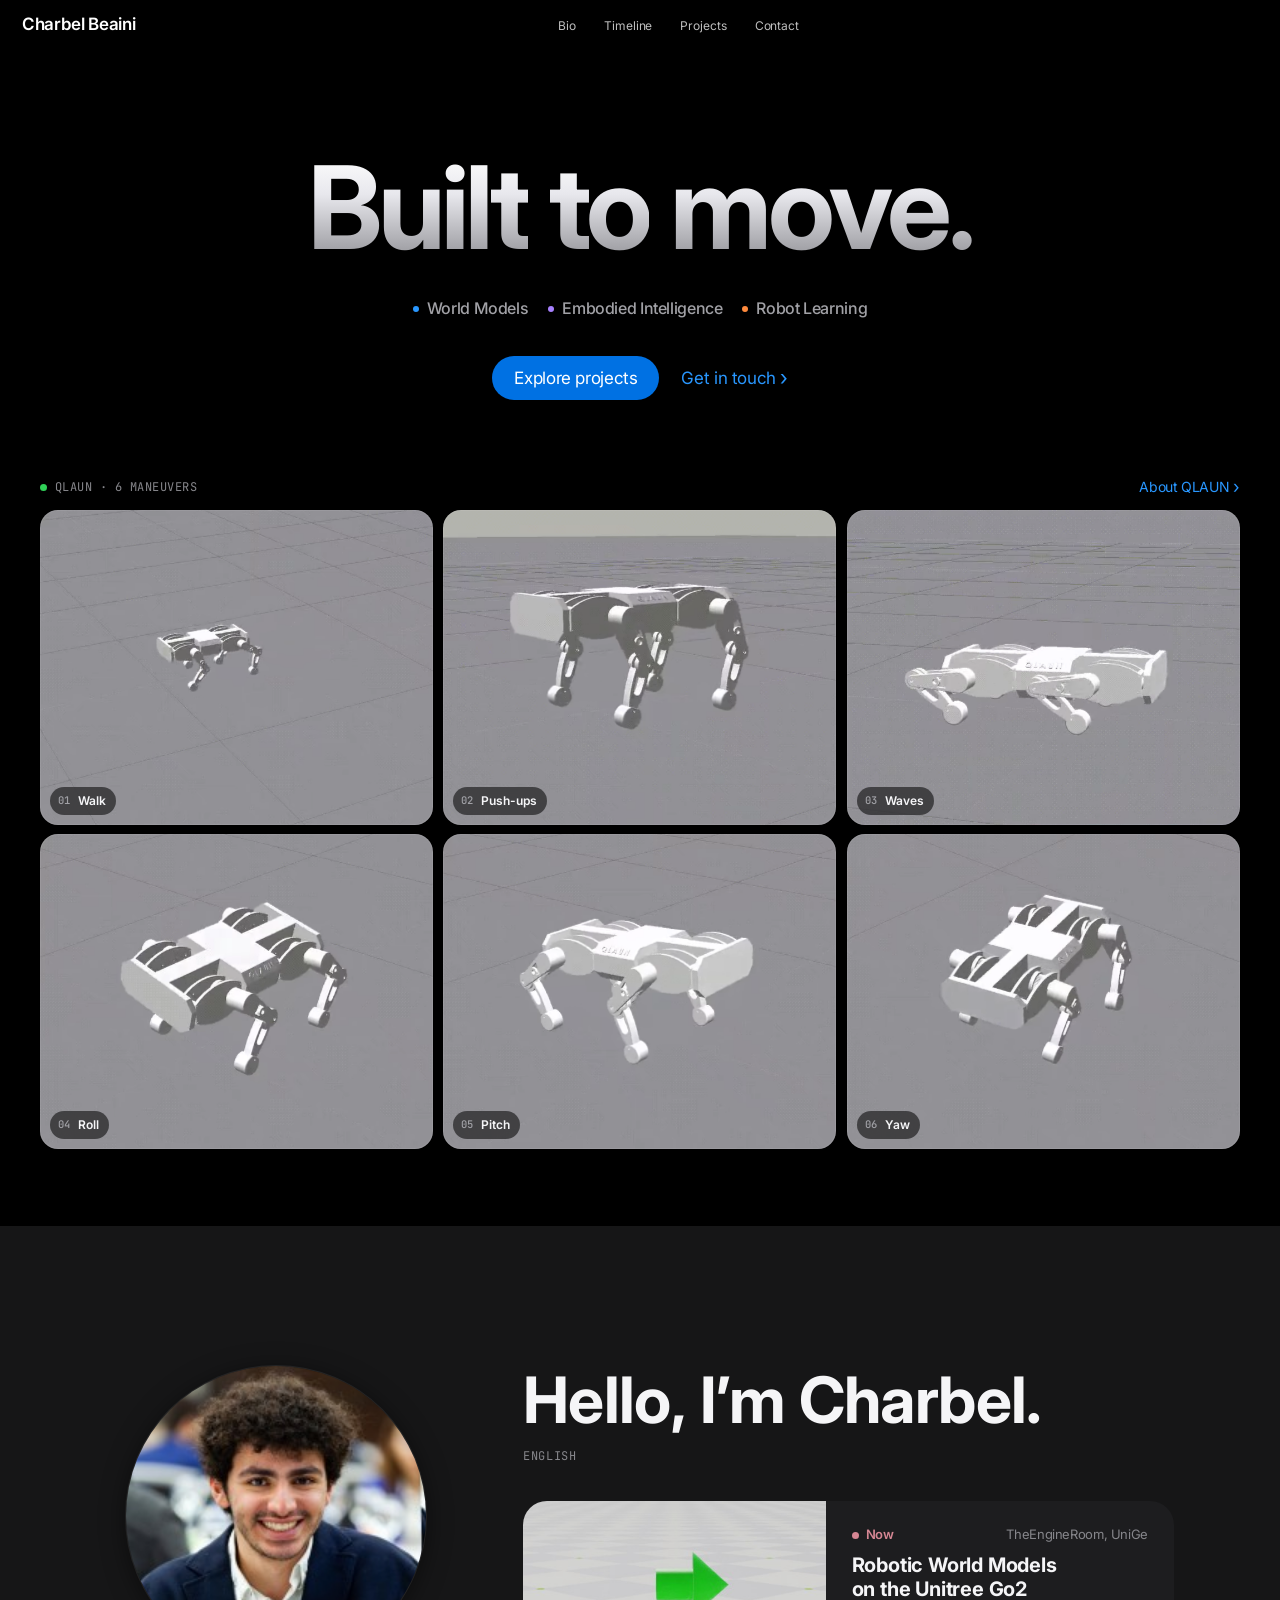
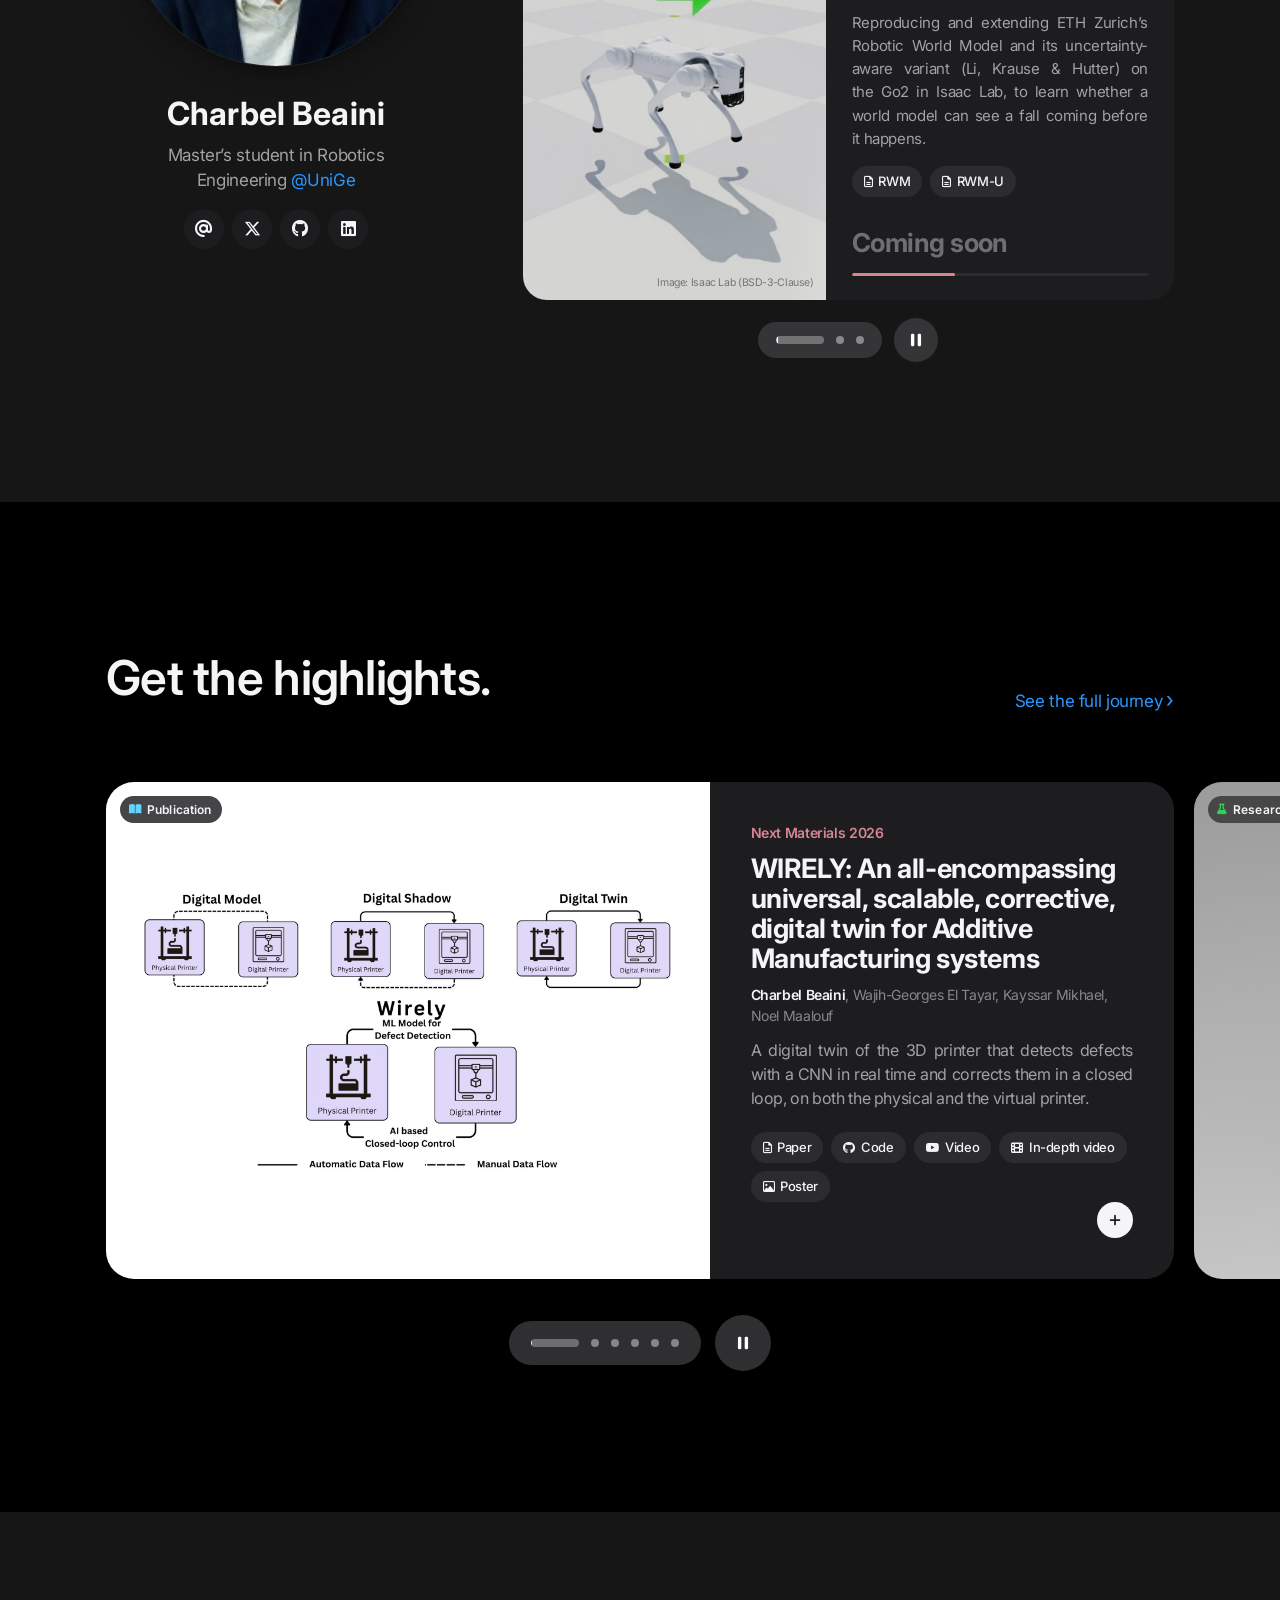
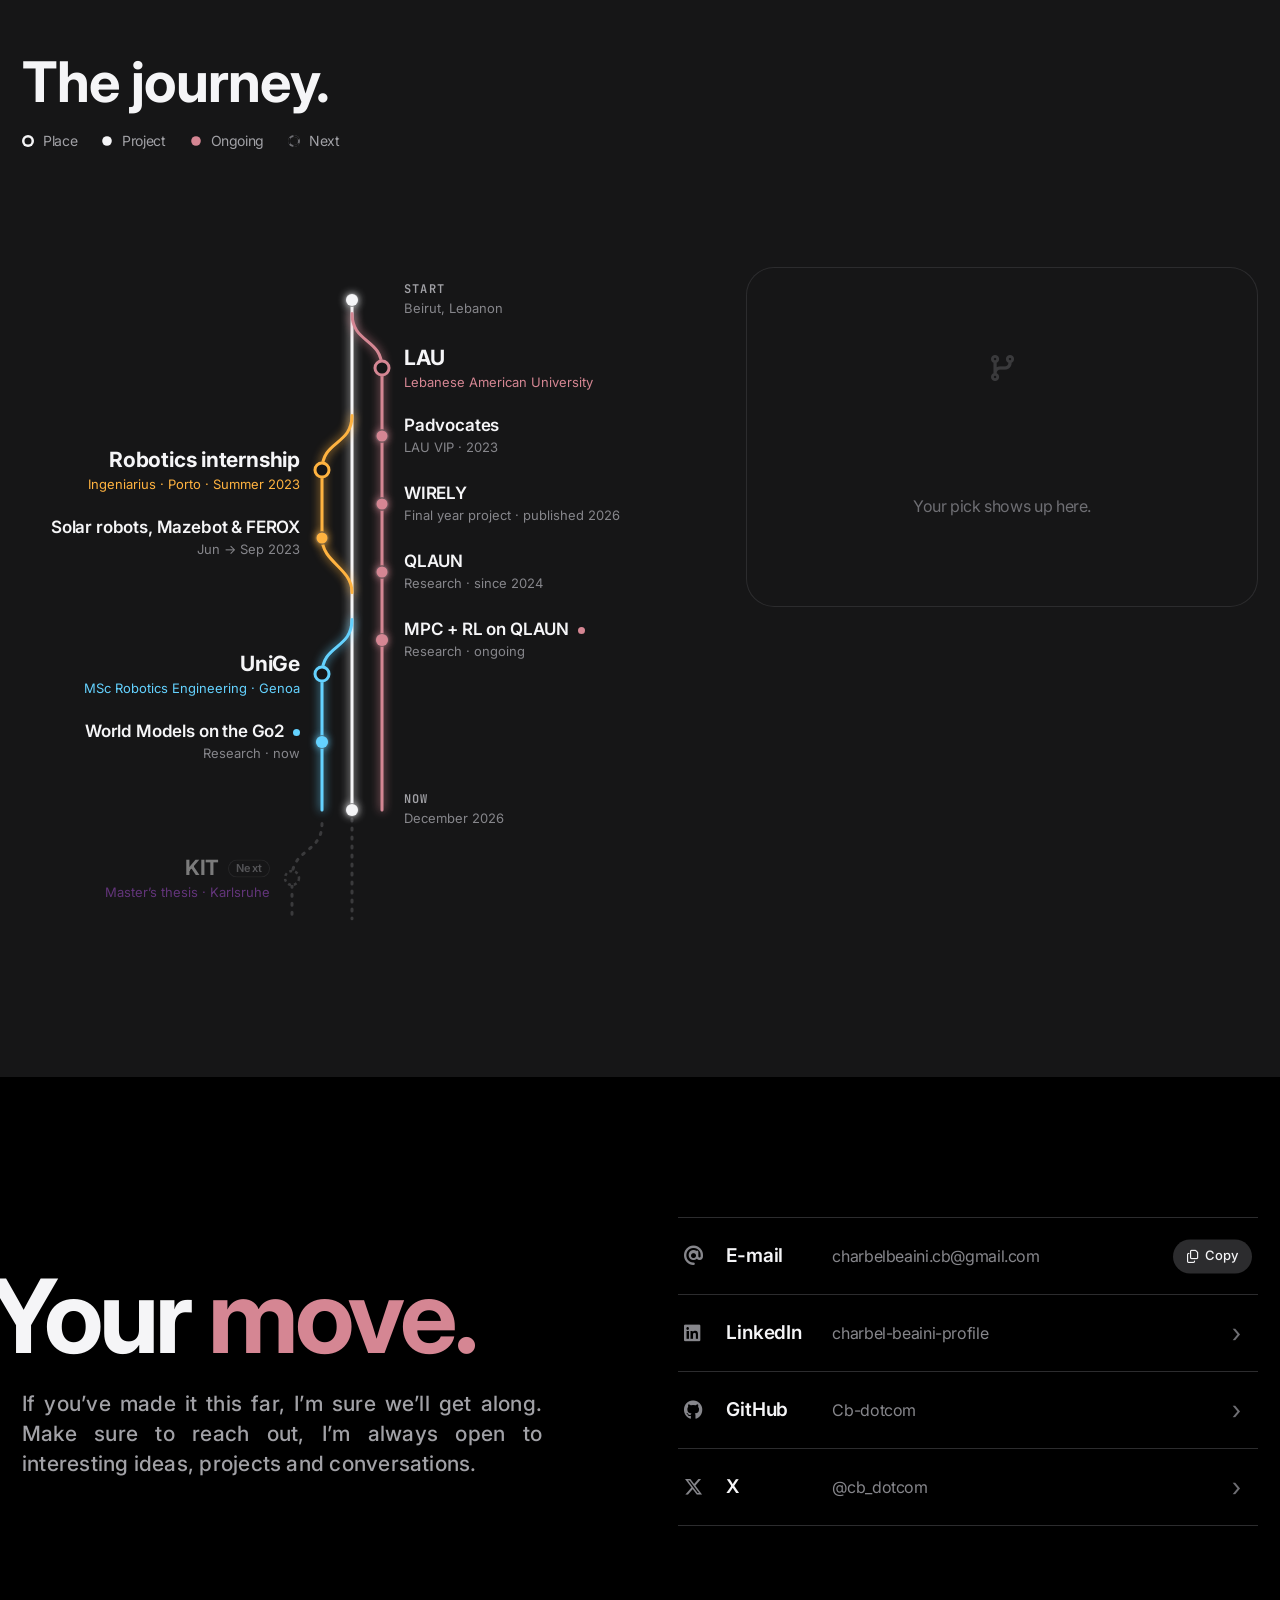
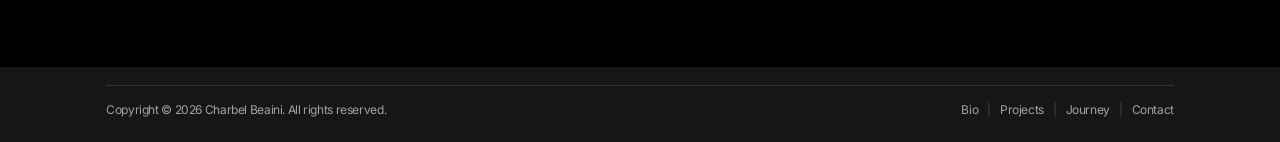
<file: index.html>
<!doctype html>
<html lang="en" data-theme="dark">
<head>
  <meta charset="utf-8">
  <meta name="viewport" content="width=device-width, initial-scale=1, viewport-fit=cover">
  <title>Charbel Beaini — Robotics Engineer</title>
  <meta name="description" content="Charbel Beaini, robotics engineer working across hardware and software: ROS2, SLAM, motion planning, C++ and Python. Builder of QLAUN, WIRELY and GRID.">
  <meta name="theme-color" content="#000000">
  <meta name="color-scheme" content="dark">
  <meta property="og:title" content="Charbel Beaini — Robotics Engineer">
  <meta property="og:description" content="Robots built end to end: a 3D printed research quadruped, self-correcting circuit printing, and a ground and aerial rescue system.">
  <meta property="og:image" content="https://cb-dotcom.github.io/Charbel_Beaini.github.io/images/QLAUN.jpeg">
  <meta property="og:type" content="website">
  <script>document.documentElement.classList.add('js');</script>
  <link rel="icon" href="images/icon/favicon.svg" type="image/svg+xml">
  <link rel="icon" href="favicon.ico" sizes="32x32">
  <link rel="apple-touch-icon" href="images/icon/apple-touch-icon.png">
  <link rel="preconnect" href="https://fonts.googleapis.com">
  <link rel="preconnect" href="https://fonts.gstatic.com" crossorigin>
  <link rel="stylesheet" href="https://fonts.googleapis.com/css2?family=Inter:wght@400;500;600;700&family=JetBrains+Mono:wght@400;500&family=Noto+Sans+SC:wght@700&family=Noto+Sans+Devanagari:wght@700&family=Noto+Sans+Bengali:wght@700&family=Noto+Sans+Arabic:wght@700&family=Noto+Sans+JP:wght@700&family=Noto+Sans+Telugu:wght@700&display=swap">
  <link rel="stylesheet" href="https://cdnjs.cloudflare.com/ajax/libs/font-awesome/6.5.2/css/all.min.css" crossorigin="anonymous" referrerpolicy="no-referrer">
  <link rel="stylesheet" href="assets/css/style.css?v=1793180303">
</head>
<body>
  <a class="visually-hidden" href="#main">Skip to content</a>

  <!-- ============ Local nav (Apple) ============ -->
  <header class="gnav is-over-hero" id="gnav">
    <nav class="gnav-inner" aria-label="Main">
      <a class="gnav-brand" href="#top">Charbel Beaini</a>
      <ul class="gnav-links" id="gnav-links">
        <li><a href="#about">Bio</a></li>
        <li><a href="#journey">Timeline</a></li>
        <li><a href="#projects">Projects</a></li>
        <li><a href="#contact">Contact</a></li>
      </ul>
      <div class="gnav-tools">
        <span class="icon-btn nav-spacer" aria-hidden="true"></span>
        <button class="icon-btn gnav-menu-btn" type="button" aria-label="Menu" aria-expanded="false" aria-controls="gnav-links">
          <span></span><span></span>
        </button>
      </div>
    </nav>
  </header>

  <main id="main">

    <!-- ============ 1. Hero (split: copy | QLAUN maneuvers) ============ -->
    <section class="hero dark hero--stacked tone-black" id="top" aria-label="Introduction">
      <div class="hero-split">
        <div class="hero-copy">
          <h1 class="headline-hero metal" data-split>Built to move.</h1>
          <ul class="focus" aria-label="Research interests">
            <li>World Models</li><li>Embodied Intelligence</li><li>Robot Learning</li>
          </ul>
          <div class="btn-row">
            <a class="btn btn-primary" href="#projects">Explore projects</a>
            <a class="more" href="#contact"><span>Get in touch</span></a>
          </div>
        </div>
        <div class="hero-stage">
          <div class="stage-bar">
            <span class="live"><i></i>QLAUN · 6 maneuvers</span>
            <a class="more" href="#qlaun"><span>About QLAUN</span></a>
          </div>
          <div class="mv-grid" id="mv-grid">
            <figure class="mv" style="--i:0">
              <video muted loop playsinline autoplay preload="metadata" poster="media/qlaun/walk.jpg" aria-label="QLAUN walking around"><source src="media/qlaun/walk.mp4" type="video/mp4; codecs=avc1.64001F"><source src="media/qlaun/walk.webm" type="video/webm"></video>
              <figcaption><span class="mono">01</span>Walk</figcaption>
            </figure>
            <figure class="mv" style="--i:1">
              <video muted loop playsinline autoplay preload="metadata" poster="media/qlaun/pushups.jpg" aria-label="QLAUN doing push-ups"><source src="media/qlaun/pushups.mp4" type="video/mp4; codecs=avc1.64001F"><source src="media/qlaun/pushups.webm" type="video/webm"></video>
              <figcaption><span class="mono">02</span>Push-ups</figcaption>
            </figure>
            <figure class="mv" style="--i:2">
              <video muted loop playsinline autoplay preload="metadata" poster="media/qlaun/waves.jpg" aria-label="QLAUN making a wave motion with its body"><source src="media/qlaun/waves.mp4" type="video/mp4; codecs=avc1.64001F"><source src="media/qlaun/waves.webm" type="video/webm"></video>
              <figcaption><span class="mono">03</span>Waves</figcaption>
            </figure>
            <figure class="mv" style="--i:3">
              <video muted loop playsinline autoplay preload="metadata" poster="media/qlaun/roll.jpg" aria-label="QLAUN rotating its body in roll"><source src="media/qlaun/roll.mp4" type="video/mp4; codecs=avc1.64001F"><source src="media/qlaun/roll.webm" type="video/webm"></video>
              <figcaption><span class="mono">04</span>Roll</figcaption>
            </figure>
            <figure class="mv" style="--i:4">
              <video muted loop playsinline autoplay preload="metadata" poster="media/qlaun/pitch.jpg" aria-label="QLAUN rotating its body in pitch"><source src="media/qlaun/pitch.mp4" type="video/mp4; codecs=avc1.64001F"><source src="media/qlaun/pitch.webm" type="video/webm"></video>
              <figcaption><span class="mono">05</span>Pitch</figcaption>
            </figure>
            <figure class="mv" style="--i:5">
              <video muted loop playsinline autoplay preload="metadata" poster="media/qlaun/yaw.jpg" aria-label="QLAUN rotating its body in yaw"><source src="media/qlaun/yaw.mp4" type="video/mp4; codecs=avc1.64001F"><source src="media/qlaun/yaw.webm" type="video/webm"></video>
              <figcaption><span class="mono">06</span>Yaw</figcaption>
            </figure>
          </div>
        </div>
      </div>
    </section>

    <!-- ============ 2. Hello (Chenhao) ============ -->
    <section class="section tone-grey" id="about">
      <div class="wrap about-grid">
        <aside class="about-portrait" data-reveal>
          <div class="portrait"><img src="images/profile.jpg" width="200" height="200" alt="Charbel Beaini" decoding="async"></div>
          <p class="name">Charbel Beaini</p>
          <p class="role">Master’s student in Robotics Engineering <a class="at" href="https://corsi.unige.it/en/corsi/11963" target="_blank" rel="noopener" title="Master’s degree in Robotics Engineering, University of Genoa">@UniGe</a></p>
          <ul class="social">
            <li><a href="mailto:charbelbeaini.cb@gmail.com" aria-label="E-mail" title="E-mail"><i class="fa-solid fa-at" aria-hidden="true"></i></a></li>
            <li><a href="https://x.com/cb_dotcom" target="_blank" rel="noopener" aria-label="X" title="X"><i class="fa-brands fa-x-twitter" aria-hidden="true"></i></a></li>
            <li><a href="https://github.com/Cb-dotcom?tab=repositories" target="_blank" rel="noopener" aria-label="GitHub" title="GitHub"><i class="fa-brands fa-github" aria-hidden="true"></i></a></li>
            <li><a href="https://www.linkedin.com/in/charbel-beaini-profile/" target="_blank" rel="noopener" aria-label="LinkedIn" title="LinkedIn"><i class="fa-brands fa-linkedin" aria-hidden="true"></i></a></li>
          </ul>
        </aside>

        <div class="about-bio">
          <div class="hello" data-reveal>
            <h2 class="headline-section hello-box" aria-label="Hello, I’m Charbel."><span class="hello-text" aria-hidden="true">Hello, I’m Charbel.</span></h2>
            <p class="hello-lang" aria-hidden="true"><span class="hello-name">English</span></p>
          </div>
          <div class="np" data-np aria-roledescription="carousel" aria-label="In progress">
            <div class="np-stage" aria-live="polite"></div>
            <div class="np-controls">
              <div class="hl-dots np-dots" role="tablist" aria-label="Choose an item"></div>
              <button class="hl-play np-play" type="button" aria-pressed="true" aria-label="Pause autoplay">
                <svg class="i-pause" viewBox="0 0 16 16" fill="currentColor" aria-hidden="true"><rect x="3.5" y="2.5" width="3" height="11" rx="1"/><rect x="9.5" y="2.5" width="3" height="11" rx="1"/></svg>
                <svg class="i-play" viewBox="0 0 16 16" fill="currentColor" aria-hidden="true"><path d="M4.5 2.8v10.4a.6.6 0 0 0 .9.5l8.4-5.2a.6.6 0 0 0 0-1L5.4 2.3a.6.6 0 0 0-.9.5z"/></svg>
              </button>
            </div>
          </div>
        </div>
      </div>
    </section>

    <!-- ============ 3. Highlights (split cards, open into a detail view) ============ -->
    <section class="section dark highlights tone-black" id="projects" aria-label="Project highlights">
      <div class="wrap section-head section-head-row">
        <h2>Get the highlights.</h2>
        <a class="more" href="#journey"><span>See the full journey</span></a>
      </div>
      <div class="hl" data-hl>
        <div class="hl-track" role="list" id="hl-track"></div>
        <div class="hl-controls">
          <div class="hl-dots" role="tablist" aria-label="Choose a highlight"></div>
          <button class="hl-play" type="button" aria-pressed="true" aria-label="Pause autoplay">
            <svg class="i-pause" viewBox="0 0 16 16" fill="currentColor" aria-hidden="true"><rect x="3.5" y="2.5" width="3" height="11" rx="1"/><rect x="9.5" y="2.5" width="3" height="11" rx="1"/></svg>
            <svg class="i-play" viewBox="0 0 16 16" fill="currentColor" aria-hidden="true"><path d="M4.5 2.8v10.4a.6.6 0 0 0 .9.5l8.4-5.2a.6.6 0 0 0 0-1L5.4 2.3a.6.6 0 0 0-.9.5z"/></svg>
          </button>
        </div>
      </div>
    </section>

    <dialog class="detail" id="detail" aria-labelledby="dt-title">
      <div class="dt-bar">
        <button class="dt-back" type="button" data-close><svg viewBox="0 0 16 16" fill="none" stroke="currentColor" stroke-width="1.8" stroke-linecap="round" stroke-linejoin="round" aria-hidden="true"><path d="M10 3 5 8l5 5"/></svg>Highlights</button>
        <button class="dt-x" type="button" data-close aria-label="Close"><svg viewBox="0 0 16 16" fill="none" stroke="currentColor" stroke-width="1.8" stroke-linecap="round" aria-hidden="true"><path d="M3.5 3.5l9 9M12.5 3.5l-9 9"/></svg></button>
      </div>
      <div class="dt-content"></div>
    </dialog>




    <!-- ============ 6. Journey (branch graph timeline) ============ -->
    <section class="section tone-grey" id="journey" aria-labelledby="journey-h">
      <div class="wrap-wide">
        <div class="section-head" data-reveal>
          <h2 class="headline-m" id="journey-h">The journey.</h2>
          <div class="jr-legend" aria-label="Legend">
            <span><i class="lg lg-place"></i>Place</span>
            <span><i class="lg lg-step"></i>Project</span>
            <span><i class="lg lg-live"></i>Ongoing</span>
            <span><i class="lg lg-next"></i>Next</span>
          </div>
        </div>
        <div class="jr" id="jr">
          <div class="jr-graph">
            <p class="jr-hint" aria-hidden="true"><i class="fa-solid fa-hand-pointer"></i>Tap a place for everything from there, or a single project</p>
            <div class="jr-list" role="list">
              <svg class="jr-svg" aria-hidden="true"></svg>
            </div>
          </div>
          <aside class="jr-side" aria-live="polite">
            <div class="jr-panel"></div>
          </aside>
        </div>
      </div>
    </section>




    <!-- ============ Contact ============ -->
    <section class="section contact tone-black" id="contact" aria-labelledby="contact-h">
      <div class="wrap-wide contact-grid">
        <div class="contact-copy" data-reveal>
          <h2 class="contact-h" id="contact-h">Your <span class="hi">move.</span></h2>
          <p class="lead">If you’ve made it this far, I’m sure we’ll get along. Make sure to reach out, I’m always open to interesting ideas, projects and conversations.</p>
        </div>
        <ul class="contact-list" data-reveal style="--i:1">
          <li class="cl-mail">
            <a href="mailto:charbelbeaini.cb@gmail.com"><i class="fa-solid fa-at" aria-hidden="true"></i><span class="cl-k">E-mail</span><span class="cl-v">charbelbeaini.cb@gmail.com</span><span class="cl-go" aria-hidden="true">›</span></a>
            <button class="cl-copy" type="button" data-copy="charbelbeaini.cb@gmail.com" aria-label="Copy e-mail address"><i class="fa-regular fa-copy" aria-hidden="true"></i><span>Copy</span></button>
          </li>
          <li><a href="https://www.linkedin.com/in/charbel-beaini-profile/" target="_blank" rel="noopener"><i class="fa-brands fa-linkedin" aria-hidden="true"></i><span class="cl-k">LinkedIn</span><span class="cl-v">charbel-beaini-profile</span><span class="cl-go" aria-hidden="true">›</span></a></li>
          <li><a href="https://github.com/Cb-dotcom?tab=repositories" target="_blank" rel="noopener"><i class="fa-brands fa-github" aria-hidden="true"></i><span class="cl-k">GitHub</span><span class="cl-v">Cb-dotcom</span><span class="cl-go" aria-hidden="true">›</span></a></li>
          <li><a href="https://x.com/cb_dotcom" target="_blank" rel="noopener"><i class="fa-brands fa-x-twitter" aria-hidden="true"></i><span class="cl-k">X</span><span class="cl-v">@cb_dotcom</span><span class="cl-go" aria-hidden="true">›</span></a></li>
        </ul>
      </div>
    </section>
  </main>

  <footer class="footer">
    <div class="footer-inner">
      <span>Copyright © <span id="year">2026</span> Charbel Beaini. All rights reserved.</span>
      <nav aria-label="Footer"><a href="#about">Bio</a><a href="#projects">Projects</a><a href="#journey">Journey</a><a href="#contact">Contact</a></nav>
    </div>
  </footer>

  <script src="assets/js/projects-data.js?v=1793180303"></script>
  <script src="assets/js/timeline-data.js?v=1793180303"></script>
  <script src="assets/js/site.js?v=1793180303"></script>
</body>
</html>
</file>
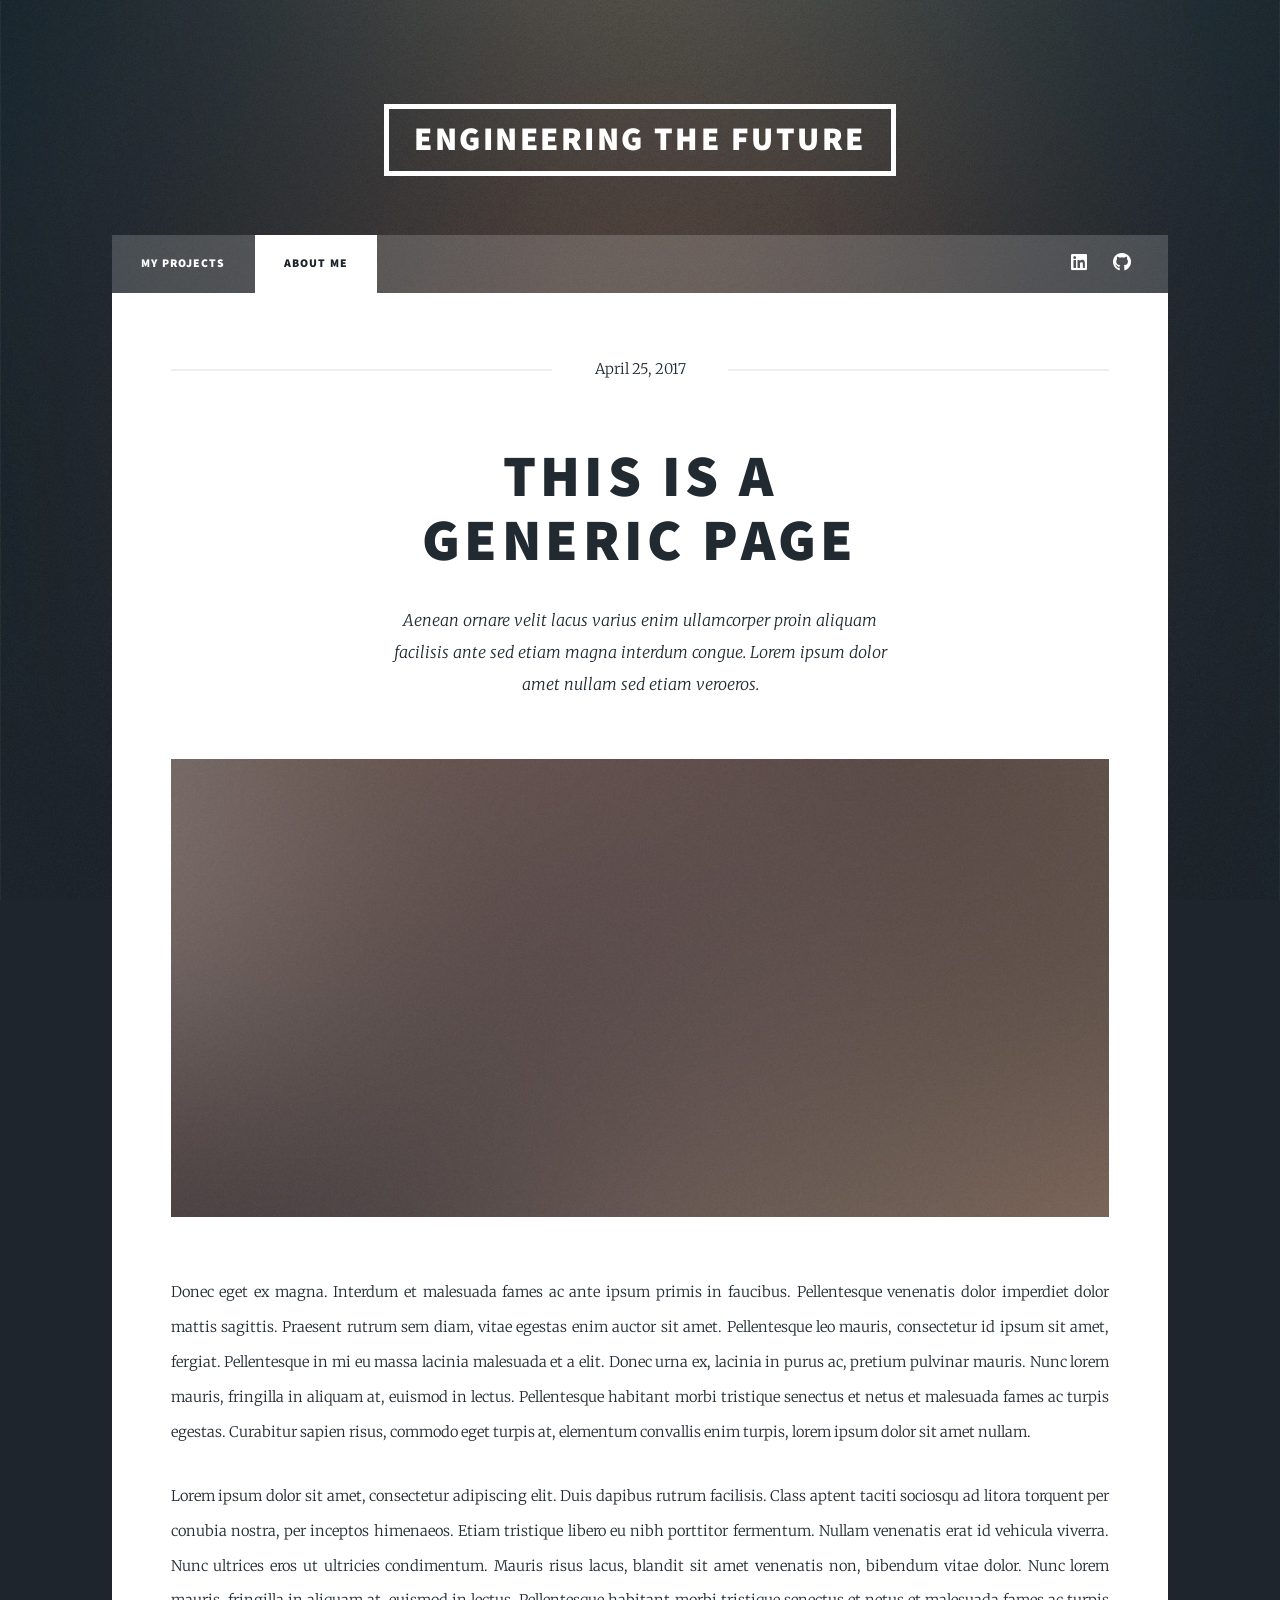
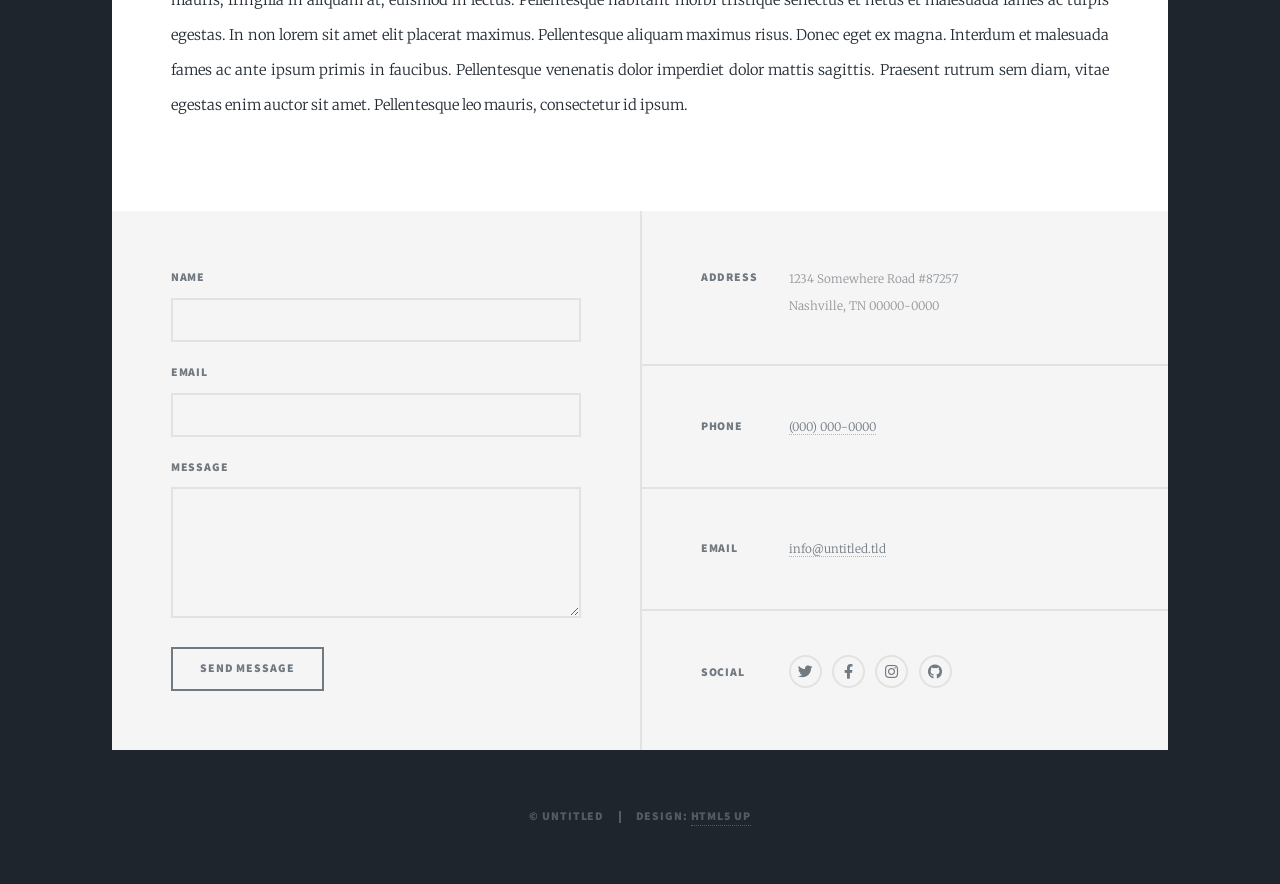
<file: AboutMe.html>
<!DOCTYPE HTML>
<!--
	Massively by HTML5 UP
	html5up.net | @ajlkn
	Free for personal and commercial use under the CCA 3.0 license (html5up.net/license)
-->
<html>
	<head>
		<title>About Me</title>
		<meta charset="utf-8" />
		<meta name="viewport" content="width=device-width, initial-scale=1, user-scalable=no" />
		<link rel="stylesheet" href="assets/css/main.css" />
		<noscript><link rel="stylesheet" href="assets/css/noscript.css" /></noscript>
	</head>
	<body class="is-preload">

		<!-- Wrapper -->
			<div id="wrapper">

				<!-- Header -->
					<header id="header">
						<a href="index.html" class="logo">Engineering The Future</a>
					</header>

				<!-- Nav -->
					<nav id="nav">
						<ul class="links">
							<li><a href="index.html">My Projects</a></li>
							<li class="active"><a href="AboutMe.html">About Me</a></li>
						</ul>
						<ul class="icons">
							<li><a href="https://www.linkedin.com/in/charbel-beaini-profile/" target="_blank" class="icon brands fa-linkedin"><span class="label">LinkedIn</span></a></li>
							<li><a href="https://github.com/Cb-dotcom?tab=repositories" class="icon brands fa-github" target="_blank" ><span class="label">GitHub</span></a></li>
						</ul>
					</nav>

				<!-- Main -->
					<div id="main">

						<!-- Post -->
							<section class="post">
								<header class="major">
									<span class="date">April 25, 2017</span>
									<h1>This is a<br />
									Generic Page</h1>
									<p>Aenean ornare velit lacus varius enim ullamcorper proin aliquam<br />
									facilisis ante sed etiam magna interdum congue. Lorem ipsum dolor<br />
									amet nullam sed etiam veroeros.</p>
								</header>
								<div class="image main"><img src="images/pic01.jpg" alt="" /></div>
								<p>Donec eget ex magna. Interdum et malesuada fames ac ante ipsum primis in faucibus. Pellentesque venenatis dolor imperdiet dolor mattis sagittis. Praesent rutrum sem diam, vitae egestas enim auctor sit amet. Pellentesque leo mauris, consectetur id ipsum sit amet, fergiat. Pellentesque in mi eu massa lacinia malesuada et a elit. Donec urna ex, lacinia in purus ac, pretium pulvinar mauris. Nunc lorem mauris, fringilla in aliquam at, euismod in lectus. Pellentesque habitant morbi tristique senectus et netus et malesuada fames ac turpis egestas. Curabitur sapien risus, commodo eget turpis at, elementum convallis enim turpis, lorem ipsum dolor sit amet nullam.</p>
								<p>Lorem ipsum dolor sit amet, consectetur adipiscing elit. Duis dapibus rutrum facilisis. Class aptent taciti sociosqu ad litora torquent per conubia nostra, per inceptos himenaeos. Etiam tristique libero eu nibh porttitor fermentum. Nullam venenatis erat id vehicula viverra. Nunc ultrices eros ut ultricies condimentum. Mauris risus lacus, blandit sit amet venenatis non, bibendum vitae dolor. Nunc lorem mauris, fringilla in aliquam at, euismod in lectus. Pellentesque habitant morbi tristique senectus et netus et malesuada fames ac turpis egestas. In non lorem sit amet elit placerat maximus. Pellentesque aliquam maximus risus. Donec eget ex magna. Interdum et malesuada fames ac ante ipsum primis in faucibus. Pellentesque venenatis dolor imperdiet dolor mattis sagittis. Praesent rutrum sem diam, vitae egestas enim auctor sit amet. Pellentesque leo mauris, consectetur id ipsum.</p>
							</section>

					</div>

				<!-- Footer -->
					<footer id="footer">
						<section>
							<form method="post" action="#">
								<div class="fields">
									<div class="field">
										<label for="name">Name</label>
										<input type="text" name="name" id="name" />
									</div>
									<div class="field">
										<label for="email">Email</label>
										<input type="text" name="email" id="email" />
									</div>
									<div class="field">
										<label for="message">Message</label>
										<textarea name="message" id="message" rows="3"></textarea>
									</div>
								</div>
								<ul class="actions">
									<li><input type="submit" value="Send Message" /></li>
								</ul>
							</form>
						</section>
						<section class="split contact">
							<section class="alt">
								<h3>Address</h3>
								<p>1234 Somewhere Road #87257<br />
								Nashville, TN 00000-0000</p>
							</section>
							<section>
								<h3>Phone</h3>
								<p><a href="#">(000) 000-0000</a></p>
							</section>
							<section>
								<h3>Email</h3>
								<p><a href="#">info@untitled.tld</a></p>
							</section>
							<section>
								<h3>Social</h3>
								<ul class="icons alt">
									<li><a href="#" class="icon brands alt fa-twitter"><span class="label">Twitter</span></a></li>
									<li><a href="#" class="icon brands alt fa-facebook-f"><span class="label">Facebook</span></a></li>
									<li><a href="#" class="icon brands alt fa-instagram"><span class="label">Instagram</span></a></li>
									<li><a href="#" class="icon brands alt fa-github"><span class="label">GitHub</span></a></li>
								</ul>
							</section>
						</section>
					</footer>

				<!-- Copyright -->
					<div id="copyright">
						<ul><li>&copy; Untitled</li><li>Design: <a href="https://html5up.net">HTML5 UP</a></li></ul>
					</div>

			</div>

		<!-- Scripts -->
			<script src="assets/js/jquery.min.js"></script>
			<script src="assets/js/jquery.scrollex.min.js"></script>
			<script src="assets/js/jquery.scrolly.min.js"></script>
			<script src="assets/js/browser.min.js"></script>
			<script src="assets/js/breakpoints.min.js"></script>
			<script src="assets/js/util.js"></script>
			<script src="assets/js/main.js"></script>

	</body>
</html>
</file>
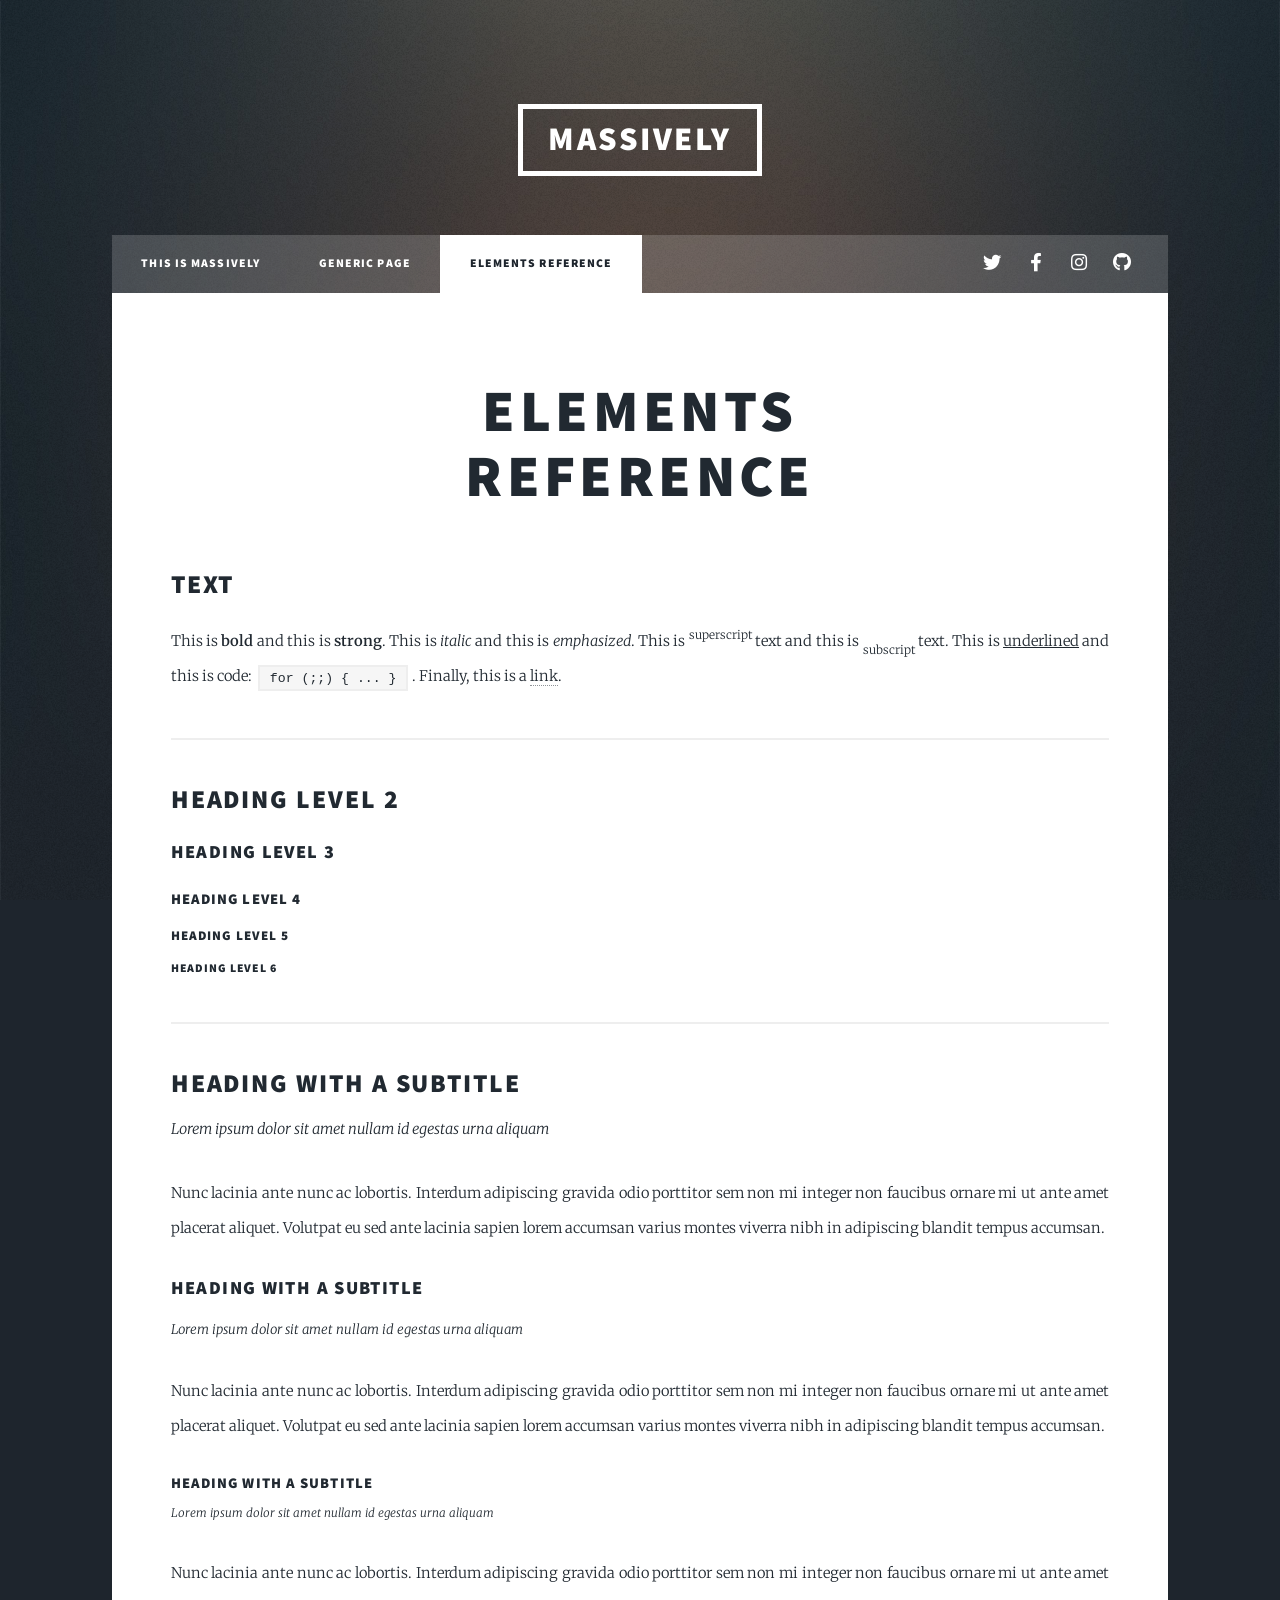
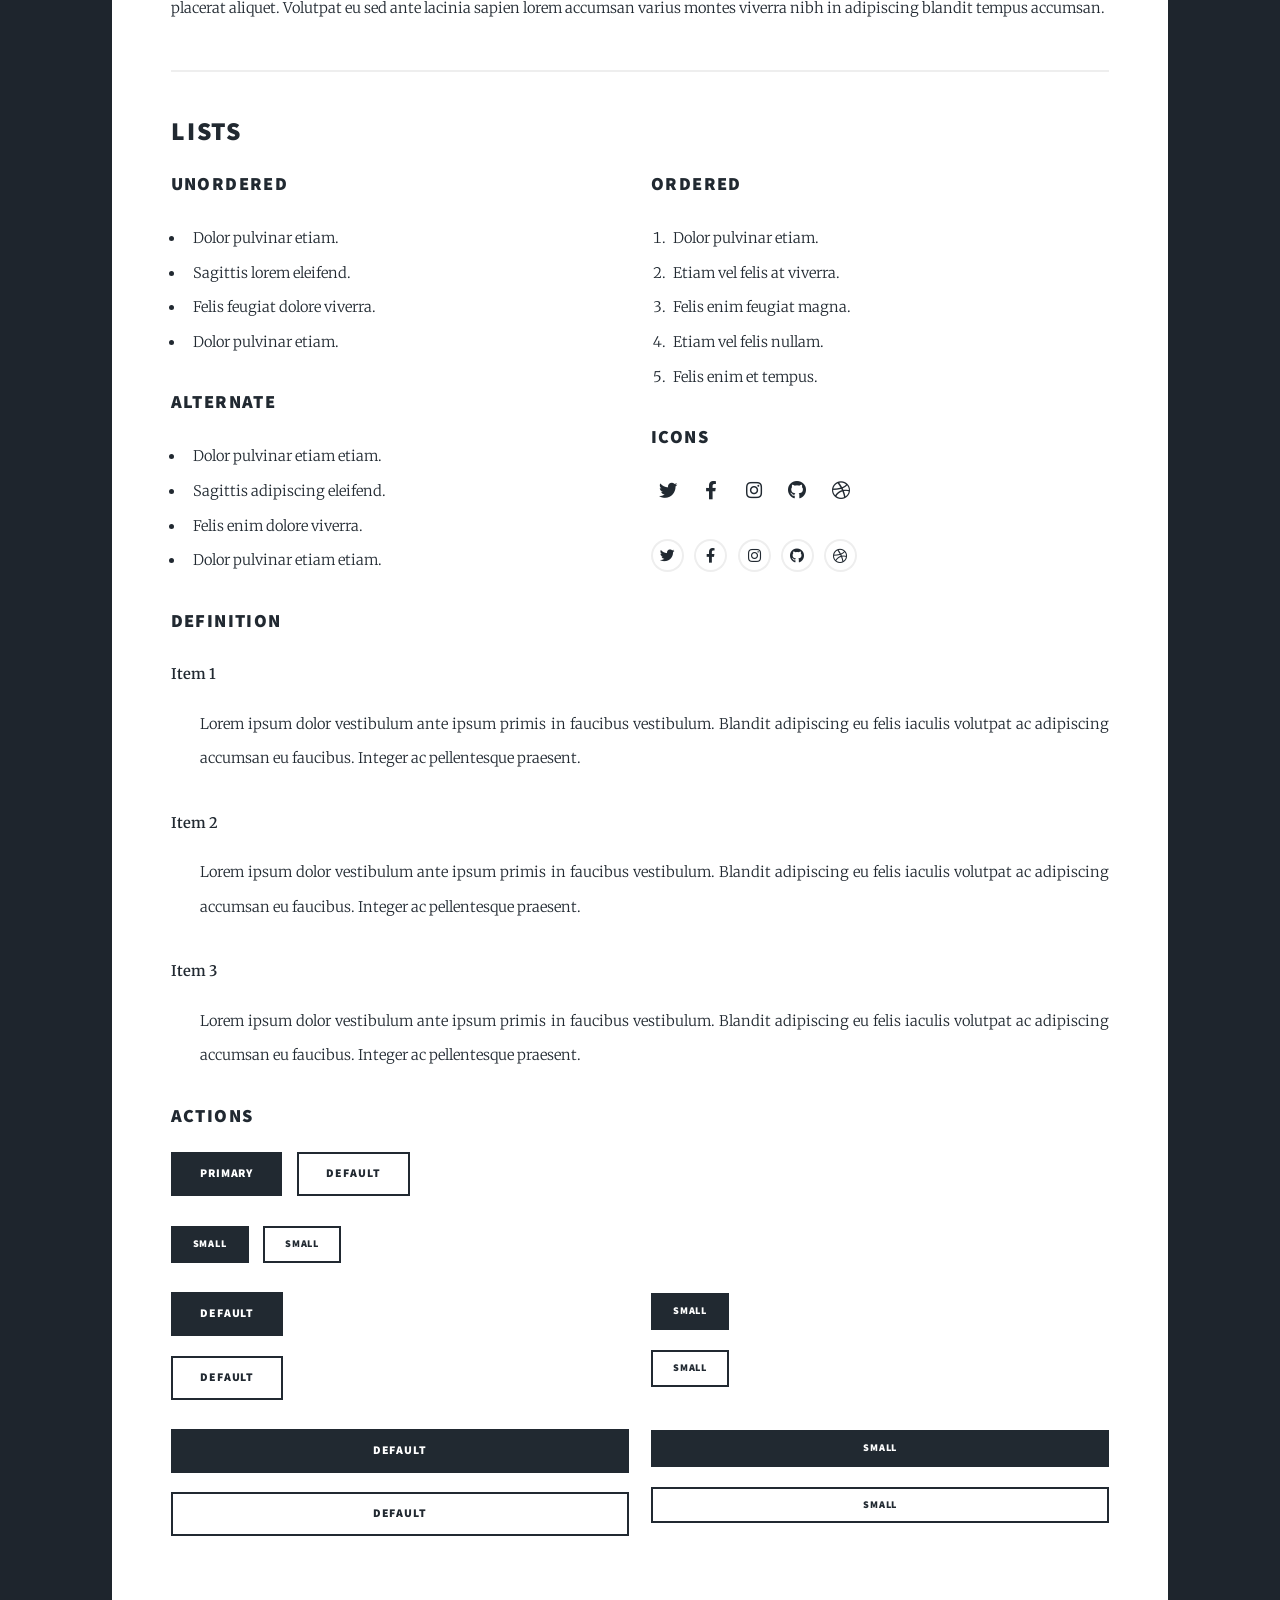
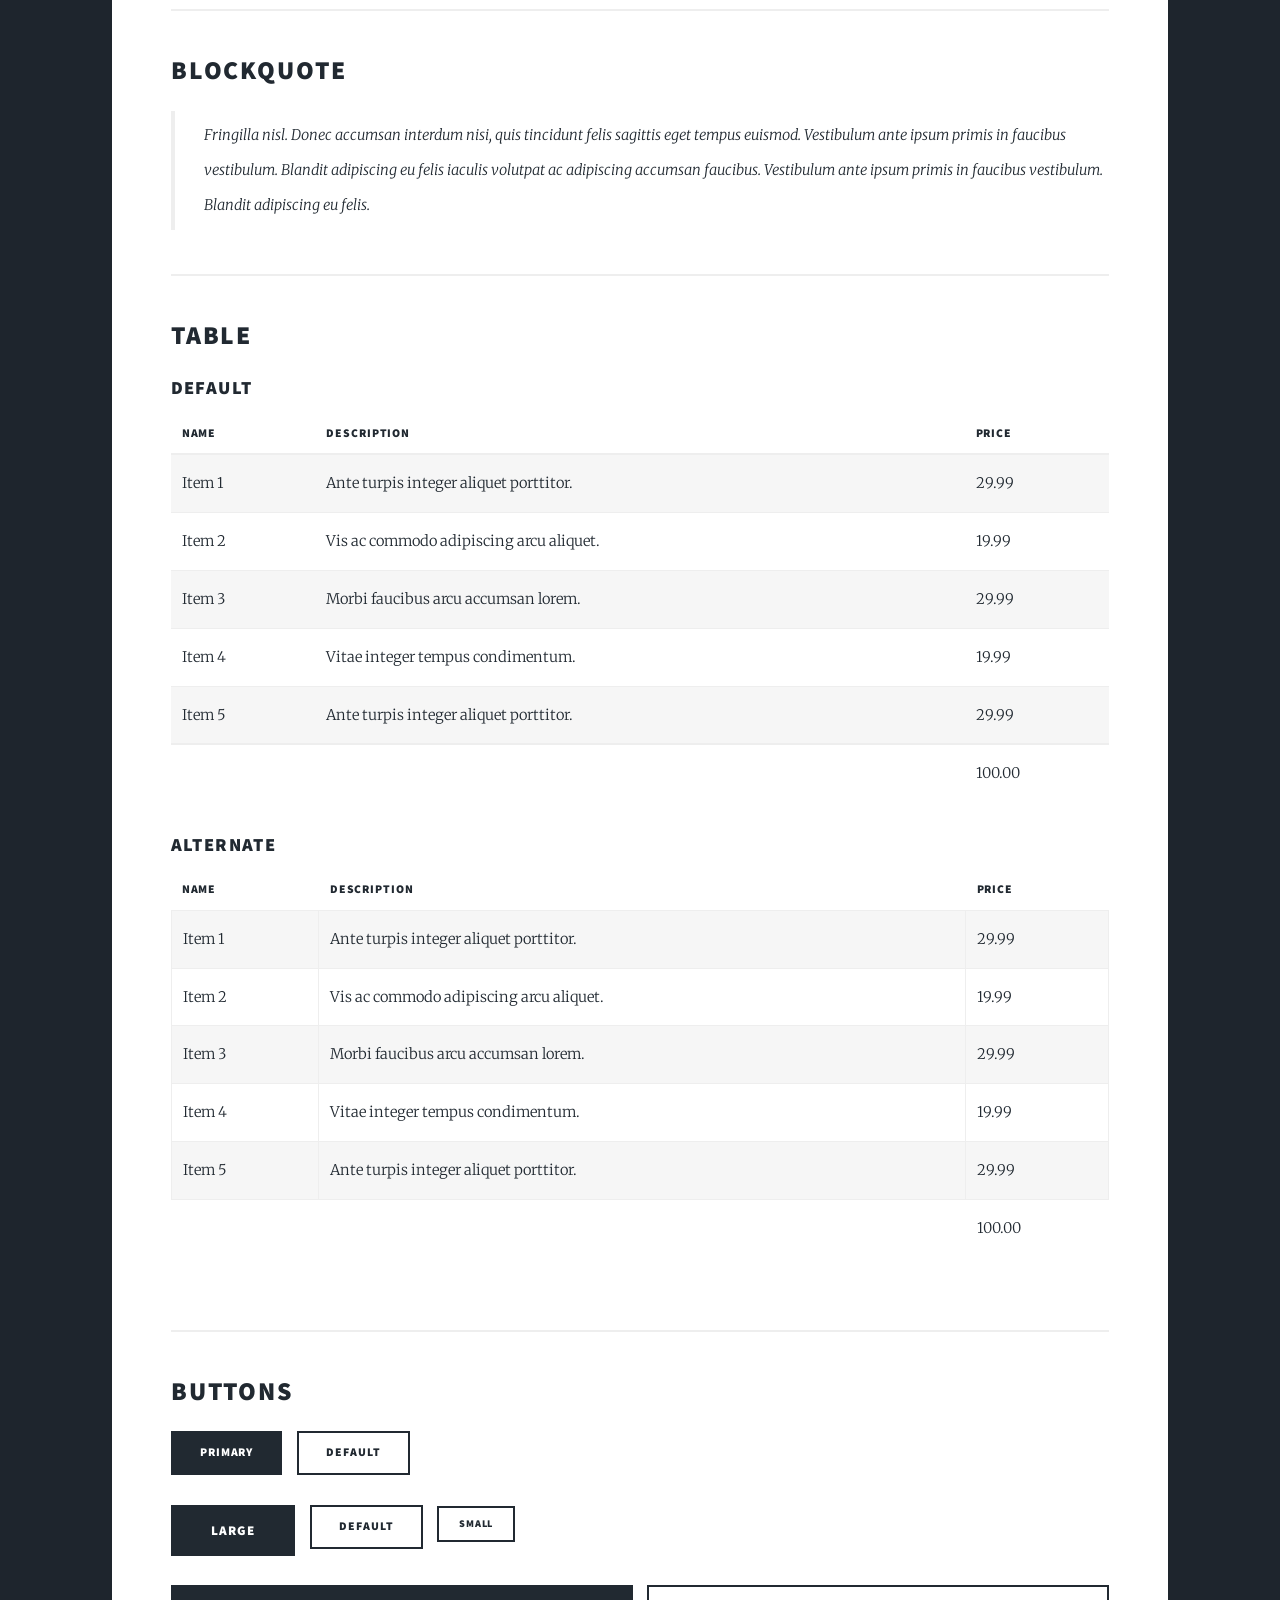
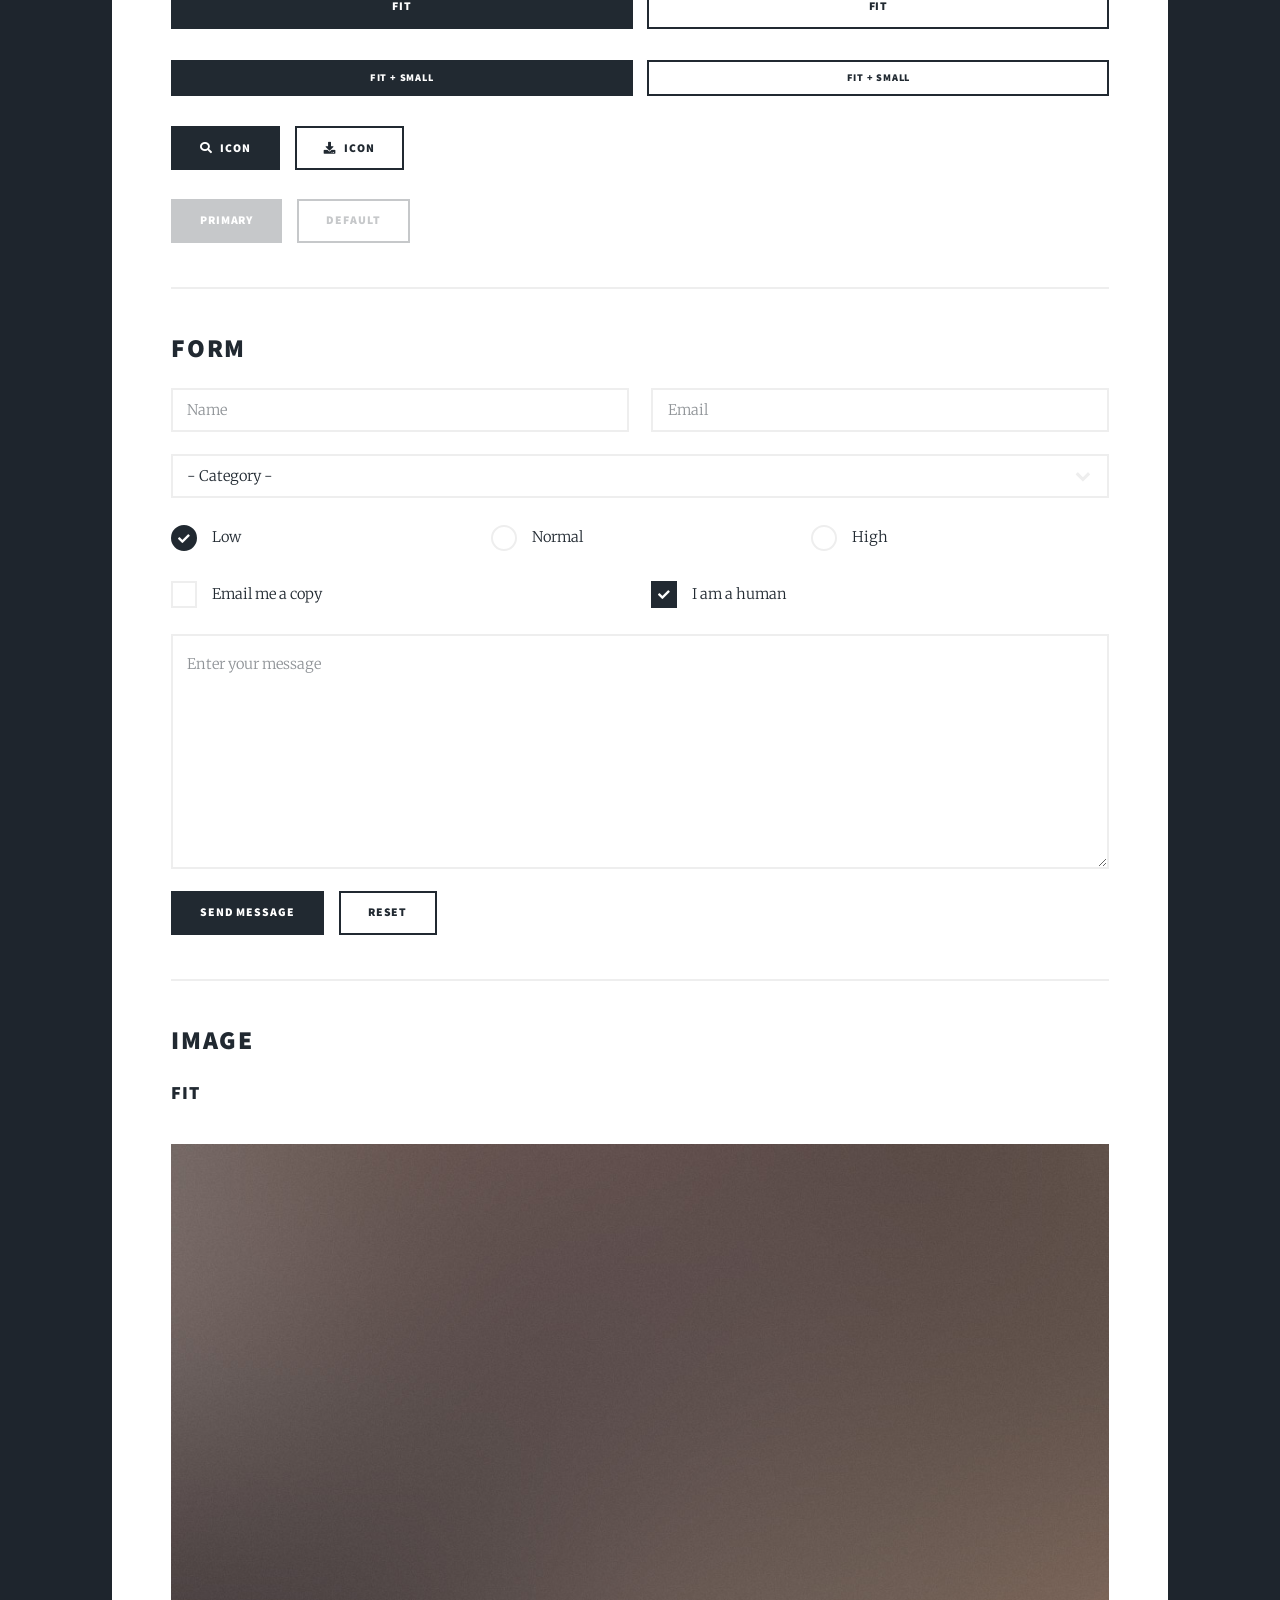
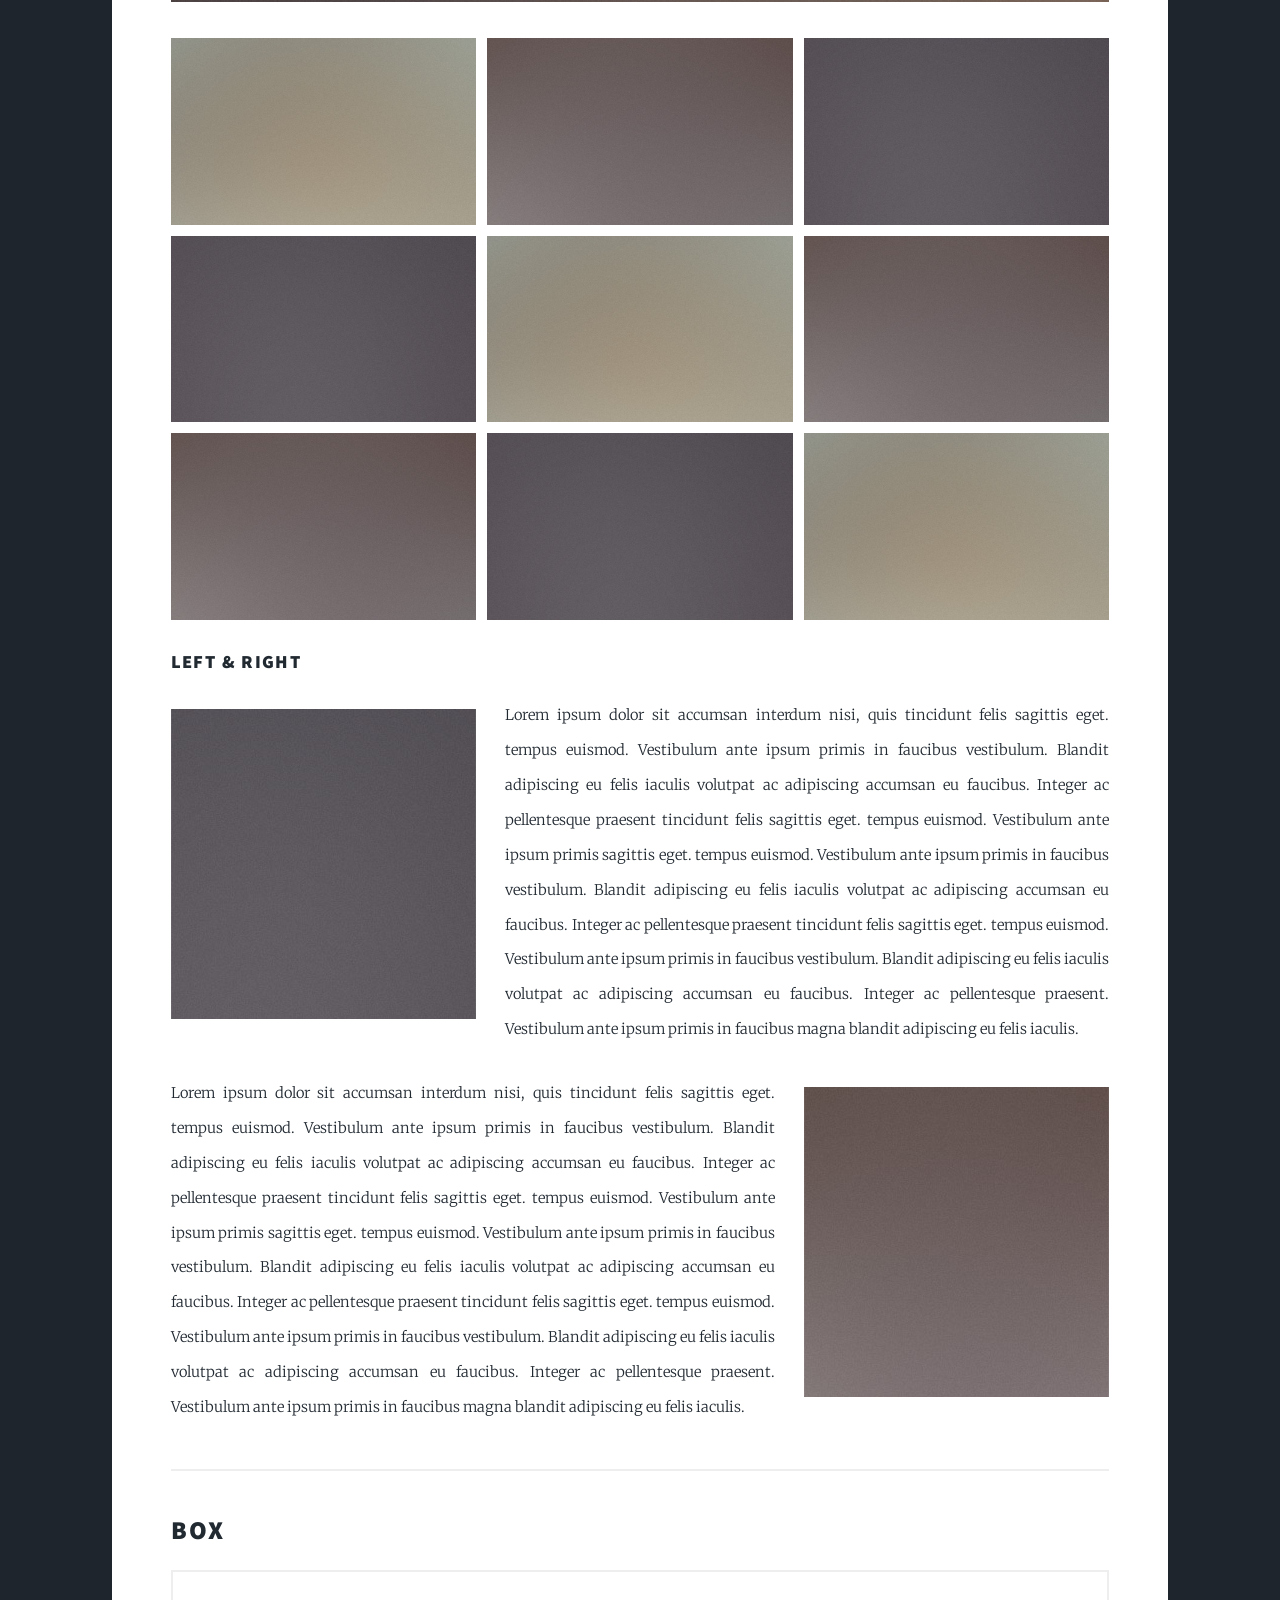
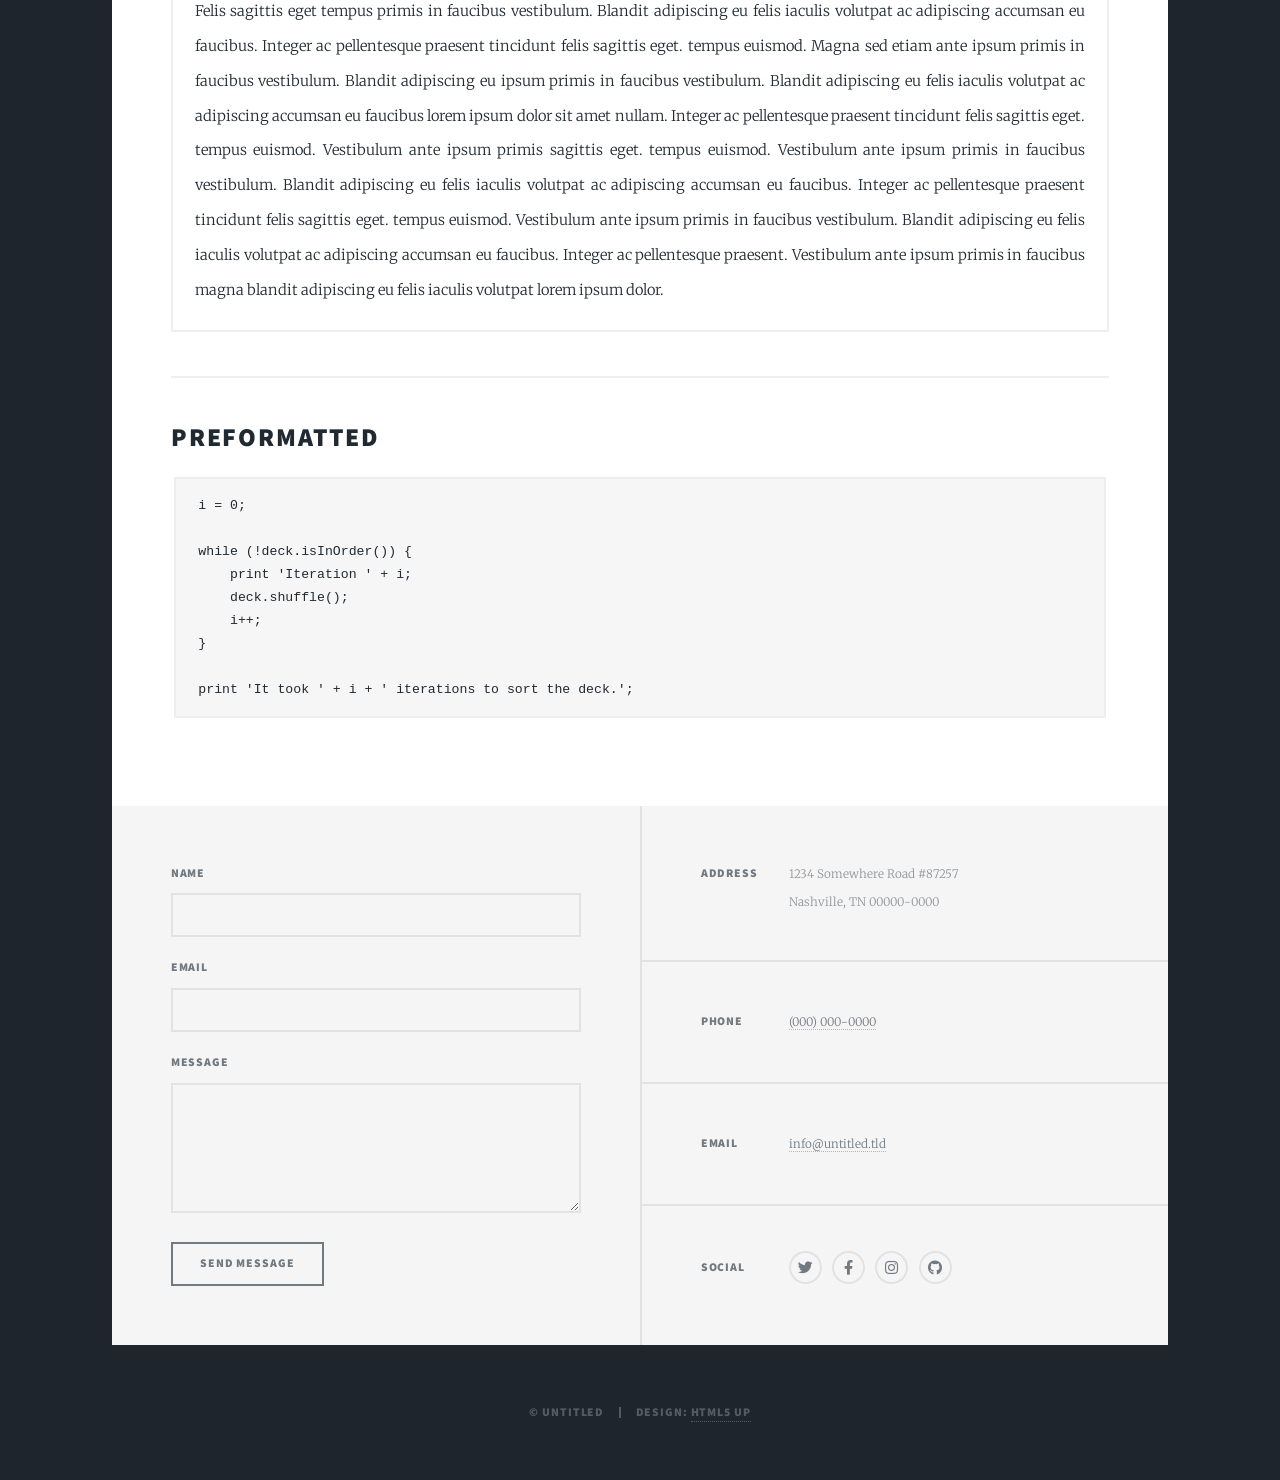
<file: elements.html>
<!DOCTYPE HTML>
<!--
	Massively by HTML5 UP
	html5up.net | @ajlkn
	Free for personal and commercial use under the CCA 3.0 license (html5up.net/license)
-->
<html>
	<head>
		<title>Elements Reference - Massively by HTML5 UP</title>
		<meta charset="utf-8" />
		<meta name="viewport" content="width=device-width, initial-scale=1, user-scalable=no" />
		<link rel="stylesheet" href="assets/css/main.css" />
		<noscript><link rel="stylesheet" href="assets/css/noscript.css" /></noscript>
	</head>
	<body class="is-preload">

		<!-- Wrapper -->
			<div id="wrapper">

				<!-- Header -->
					<header id="header">
						<a href="index.html" class="logo">Massively</a>
					</header>

				<!-- Nav -->
					<nav id="nav">
						<ul class="links">
							<li><a href="index.html">This is Massively</a></li>
							<li><a href="generic.html">Generic Page</a></li>
							<li class="active"><a href="elements.html">Elements Reference</a></li>
						</ul>
						<ul class="icons">
							<li><a href="#" class="icon brands fa-twitter"><span class="label">Twitter</span></a></li>
							<li><a href="#" class="icon brands fa-facebook-f"><span class="label">Facebook</span></a></li>
							<li><a href="#" class="icon brands fa-instagram"><span class="label">Instagram</span></a></li>
							<li><a href="#" class="icon brands fa-github"><span class="label">GitHub</span></a></li>
						</ul>
					</nav>

				<!-- Main -->
					<div id="main">

						<!-- Post -->
							<section class="post">
								<header class="major">
									<h1>Elements<br />
									Reference</h1>
								</header>

								<!-- Text stuff -->
									<h2>Text</h2>
									<p>This is <b>bold</b> and this is <strong>strong</strong>. This is <i>italic</i> and this is <em>emphasized</em>.
									This is <sup>superscript</sup> text and this is <sub>subscript</sub> text.
									This is <u>underlined</u> and this is code: <code>for (;;) { ... }</code>.
									Finally, this is a <a href="#">link</a>.</p>
									<hr />
									<h2>Heading Level 2</h2>
									<h3>Heading Level 3</h3>
									<h4>Heading Level 4</h4>
									<h5>Heading Level 5</h5>
									<h6>Heading Level 6</h6>
									<hr />
									<header>
										<h2>Heading with a Subtitle</h2>
										<p>Lorem ipsum dolor sit amet nullam id egestas urna aliquam</p>
									</header>
									<p>Nunc lacinia ante nunc ac lobortis. Interdum adipiscing gravida odio porttitor sem non mi integer non faucibus ornare mi ut ante amet placerat aliquet. Volutpat eu sed ante lacinia sapien lorem accumsan varius montes viverra nibh in adipiscing blandit tempus accumsan.</p>
									<header>
										<h3>Heading with a Subtitle</h3>
										<p>Lorem ipsum dolor sit amet nullam id egestas urna aliquam</p>
									</header>
									<p>Nunc lacinia ante nunc ac lobortis. Interdum adipiscing gravida odio porttitor sem non mi integer non faucibus ornare mi ut ante amet placerat aliquet. Volutpat eu sed ante lacinia sapien lorem accumsan varius montes viverra nibh in adipiscing blandit tempus accumsan.</p>
									<header>
										<h4>Heading with a Subtitle</h4>
										<p>Lorem ipsum dolor sit amet nullam id egestas urna aliquam</p>
									</header>
									<p>Nunc lacinia ante nunc ac lobortis. Interdum adipiscing gravida odio porttitor sem non mi integer non faucibus ornare mi ut ante amet placerat aliquet. Volutpat eu sed ante lacinia sapien lorem accumsan varius montes viverra nibh in adipiscing blandit tempus accumsan.</p>

									<hr />

								<!-- Lists -->
									<h2>Lists</h2>
									<div class="row">
										<div class="col-6 col-12-small">

											<h3>Unordered</h3>
											<ul>
												<li>Dolor pulvinar etiam.</li>
												<li>Sagittis lorem eleifend.</li>
												<li>Felis feugiat dolore viverra.</li>
												<li>Dolor pulvinar etiam.</li>
											</ul>

											<h3>Alternate</h3>
											<ul class="alt">
												<li>Dolor pulvinar etiam etiam.</li>
												<li>Sagittis adipiscing eleifend.</li>
												<li>Felis enim dolore viverra.</li>
												<li>Dolor pulvinar etiam etiam.</li>
											</ul>

										</div>
										<div class="col-6 col-12-small">

											<h3>Ordered</h3>
											<ol>
												<li>Dolor pulvinar etiam.</li>
												<li>Etiam vel felis at viverra.</li>
												<li>Felis enim feugiat magna.</li>
												<li>Etiam vel felis nullam.</li>
												<li>Felis enim et tempus.</li>
											</ol>

											<h3>Icons</h3>
											<ul class="icons">
												<li><a href="#" class="icon brands fa-twitter"><span class="label">Twitter</span></a></li>
												<li><a href="#" class="icon brands fa-facebook-f"><span class="label">Facebook</span></a></li>
												<li><a href="#" class="icon brands fa-instagram"><span class="label">Instagram</span></a></li>
												<li><a href="#" class="icon brands fa-github"><span class="label">Github</span></a></li>
												<li><a href="#" class="icon brands fa-dribbble"><span class="label">Dribbble</span></a></li>
											</ul>
											<ul class="icons alt">
												<li><a href="#" class="icon brands alt fa-twitter"><span class="label">Twitter</span></a></li>
												<li><a href="#" class="icon brands alt fa-facebook-f"><span class="label">Facebook</span></a></li>
												<li><a href="#" class="icon brands alt fa-instagram"><span class="label">Instagram</span></a></li>
												<li><a href="#" class="icon brands alt fa-github"><span class="label">Github</span></a></li>
												<li><a href="#" class="icon brands alt fa-dribbble"><span class="label">Dribbble</span></a></li>
											</ul>

										</div>
									</div>
									<h3>Definition</h3>
									<dl>
										<dt>Item 1</dt>
										<dd>
											<p>Lorem ipsum dolor vestibulum ante ipsum primis in faucibus vestibulum. Blandit adipiscing eu felis iaculis volutpat ac adipiscing accumsan eu faucibus. Integer ac pellentesque praesent.</p>
										</dd>
										<dt>Item 2</dt>
										<dd>
											<p>Lorem ipsum dolor vestibulum ante ipsum primis in faucibus vestibulum. Blandit adipiscing eu felis iaculis volutpat ac adipiscing accumsan eu faucibus. Integer ac pellentesque praesent.</p>
										</dd>
										<dt>Item 3</dt>
										<dd>
											<p>Lorem ipsum dolor vestibulum ante ipsum primis in faucibus vestibulum. Blandit adipiscing eu felis iaculis volutpat ac adipiscing accumsan eu faucibus. Integer ac pellentesque praesent.</p>
										</dd>
									</dl>

									<h3>Actions</h3>
									<ul class="actions">
										<li><a href="#" class="button primary">Primary</a></li>
										<li><a href="#" class="button">Default</a></li>
									</ul>
									<ul class="actions small">
										<li><a href="#" class="button primary small">Small</a></li>
										<li><a href="#" class="button small">Small</a></li>
									</ul>
									<div class="row">
										<div class="col-6 col-12-small">
											<ul class="actions stacked">
												<li><a href="#" class="button primary">Default</a></li>
												<li><a href="#" class="button">Default</a></li>
											</ul>
										</div>
										<div class="col-6 col-12-small">
											<ul class="actions stacked">
												<li><a href="#" class="button primary small">Small</a></li>
												<li><a href="#" class="button small">Small</a></li>
											</ul>
										</div>
									</div>
									<div class="row">
										<div class="col-6 col-12-small">
											<ul class="actions stacked">
												<li><a href="#" class="button primary fit">Default</a></li>
												<li><a href="#" class="button fit">Default</a></li>
											</ul>
										</div>
										<div class="col-6 col-12-small">
											<ul class="actions stacked">
												<li><a href="#" class="button primary small fit">Small</a></li>
												<li><a href="#" class="button small fit">Small</a></li>
											</ul>
										</div>
									</div>

									<hr />

								<!-- Blockquote -->
									<h2>Blockquote</h2>
									<blockquote>Fringilla nisl. Donec accumsan interdum nisi, quis tincidunt felis sagittis eget tempus euismod. Vestibulum ante ipsum primis in faucibus vestibulum. Blandit adipiscing eu felis iaculis volutpat ac adipiscing accumsan faucibus. Vestibulum ante ipsum primis in faucibus vestibulum. Blandit adipiscing eu felis.</blockquote>

									<hr />

								<!-- Table -->
									<h2>Table</h2>

									<h3>Default</h3>
									<div class="table-wrapper">
										<table>
											<thead>
												<tr>
													<th>Name</th>
													<th>Description</th>
													<th>Price</th>
												</tr>
											</thead>
											<tbody>
												<tr>
													<td>Item 1</td>
													<td>Ante turpis integer aliquet porttitor.</td>
													<td>29.99</td>
												</tr>
												<tr>
													<td>Item 2</td>
													<td>Vis ac commodo adipiscing arcu aliquet.</td>
													<td>19.99</td>
												</tr>
												<tr>
													<td>Item 3</td>
													<td> Morbi faucibus arcu accumsan lorem.</td>
													<td>29.99</td>
												</tr>
												<tr>
													<td>Item 4</td>
													<td>Vitae integer tempus condimentum.</td>
													<td>19.99</td>
												</tr>
												<tr>
													<td>Item 5</td>
													<td>Ante turpis integer aliquet porttitor.</td>
													<td>29.99</td>
												</tr>
											</tbody>
											<tfoot>
												<tr>
													<td colspan="2"></td>
													<td>100.00</td>
												</tr>
											</tfoot>
										</table>
									</div>

									<h3>Alternate</h3>
									<div class="table-wrapper">
										<table class="alt">
											<thead>
												<tr>
													<th>Name</th>
													<th>Description</th>
													<th>Price</th>
												</tr>
											</thead>
											<tbody>
												<tr>
													<td>Item 1</td>
													<td>Ante turpis integer aliquet porttitor.</td>
													<td>29.99</td>
												</tr>
												<tr>
													<td>Item 2</td>
													<td>Vis ac commodo adipiscing arcu aliquet.</td>
													<td>19.99</td>
												</tr>
												<tr>
													<td>Item 3</td>
													<td> Morbi faucibus arcu accumsan lorem.</td>
													<td>29.99</td>
												</tr>
												<tr>
													<td>Item 4</td>
													<td>Vitae integer tempus condimentum.</td>
													<td>19.99</td>
												</tr>
												<tr>
													<td>Item 5</td>
													<td>Ante turpis integer aliquet porttitor.</td>
													<td>29.99</td>
												</tr>
											</tbody>
											<tfoot>
												<tr>
													<td colspan="2"></td>
													<td>100.00</td>
												</tr>
											</tfoot>
										</table>
									</div>

									<hr />

								<!-- Buttons -->
									<h2>Buttons</h2>
									<ul class="actions">
										<li><a href="#" class="button primary">Primary</a></li>
										<li><a href="#" class="button">Default</a></li>
									</ul>
									<ul class="actions">
										<li><a href="#" class="button primary large">Large</a></li>
										<li><a href="#" class="button">Default</a></li>
										<li><a href="#" class="button small">Small</a></li>
									</ul>
									<ul class="actions fit">
										<li><a href="#" class="button primary fit">Fit</a></li>
										<li><a href="#" class="button fit">Fit</a></li>
									</ul>
									<ul class="actions fit small">
										<li><a href="#" class="button primary fit small">Fit + Small</a></li>
										<li><a href="#" class="button fit small">Fit + Small</a></li>
									</ul>
									<ul class="actions">
										<li><a href="#" class="button primary icon solid fa-search">Icon</a></li>
										<li><a href="#" class="button icon solid fa-download">Icon</a></li>
									</ul>
									<ul class="actions">
										<li><span class="button primary disabled">Primary</span></li>
										<li><span class="button disabled">Default</span></li>
									</ul>

									<hr />

								<!-- Form -->
									<h2>Form</h2>

									<form method="post" action="#">
										<div class="row gtr-uniform">
											<div class="col-6 col-12-xsmall">
												<input type="text" name="demo-name" id="demo-name" value="" placeholder="Name" />
											</div>
											<div class="col-6 col-12-xsmall">
												<input type="email" name="demo-email" id="demo-email" value="" placeholder="Email" />
											</div>
											<!-- Break -->
											<div class="col-12">
												<select name="demo-category" id="demo-category">
													<option value="">- Category -</option>
													<option value="1">Manufacturing</option>
													<option value="1">Shipping</option>
													<option value="1">Administration</option>
													<option value="1">Human Resources</option>
												</select>
											</div>
											<!-- Break -->
											<div class="col-4 col-12-small">
												<input type="radio" id="demo-priority-low" name="demo-priority" checked>
												<label for="demo-priority-low">Low</label>
											</div>
											<div class="col-4 col-12-small">
												<input type="radio" id="demo-priority-normal" name="demo-priority">
												<label for="demo-priority-normal">Normal</label>
											</div>
											<div class="col-4 col-12-small">
												<input type="radio" id="demo-priority-high" name="demo-priority">
												<label for="demo-priority-high">High</label>
											</div>
											<!-- Break -->
											<div class="col-6 col-12-small">
												<input type="checkbox" id="demo-copy" name="demo-copy">
												<label for="demo-copy">Email me a copy</label>
											</div>
											<div class="col-6 col-12-small">
												<input type="checkbox" id="demo-human" name="demo-human" checked>
												<label for="demo-human">I am a human</label>
											</div>
											<!-- Break -->
											<div class="col-12">
												<textarea name="demo-message" id="demo-message" placeholder="Enter your message" rows="6"></textarea>
											</div>
											<!-- Break -->
											<div class="col-12">
												<ul class="actions">
													<li><input type="submit" value="Send Message" class="primary" /></li>
													<li><input type="reset" value="Reset" /></li>
												</ul>
											</div>
										</div>
									</form>

									<hr />

								<!-- Image -->
									<h2>Image</h2>

									<h3>Fit</h3>
									<span class="image fit"><img src="images/pic01.jpg" alt="" /></span>
									<div class="box alt">
										<div class="row gtr-50 gtr-uniform">
											<div class="col-4"><span class="image fit"><img src="images/pic02.jpg" alt="" /></span></div>
											<div class="col-4"><span class="image fit"><img src="images/pic03.jpg" alt="" /></span></div>
											<div class="col-4"><span class="image fit"><img src="images/pic04.jpg" alt="" /></span></div>
											<!-- Break -->
											<div class="col-4"><span class="image fit"><img src="images/pic04.jpg" alt="" /></span></div>
											<div class="col-4"><span class="image fit"><img src="images/pic02.jpg" alt="" /></span></div>
											<div class="col-4"><span class="image fit"><img src="images/pic03.jpg" alt="" /></span></div>
											<!-- Break -->
											<div class="col-4"><span class="image fit"><img src="images/pic03.jpg" alt="" /></span></div>
											<div class="col-4"><span class="image fit"><img src="images/pic04.jpg" alt="" /></span></div>
											<div class="col-4"><span class="image fit"><img src="images/pic02.jpg" alt="" /></span></div>
										</div>
									</div>

									<h3>Left &amp; Right</h3>
									<p><span class="image left"><img src="images/pic08.jpg" alt="" /></span>Lorem ipsum dolor sit accumsan interdum nisi, quis tincidunt felis sagittis eget. tempus euismod. Vestibulum ante ipsum primis in faucibus vestibulum. Blandit adipiscing eu felis iaculis volutpat ac adipiscing accumsan eu faucibus. Integer ac pellentesque praesent tincidunt felis sagittis eget. tempus euismod. Vestibulum ante ipsum primis sagittis eget. tempus euismod. Vestibulum ante ipsum primis in faucibus vestibulum. Blandit adipiscing eu felis iaculis volutpat ac adipiscing accumsan eu faucibus. Integer ac pellentesque praesent tincidunt felis sagittis eget. tempus euismod. Vestibulum ante ipsum primis in faucibus vestibulum. Blandit adipiscing eu felis iaculis volutpat ac adipiscing accumsan eu faucibus. Integer ac pellentesque praesent. Vestibulum ante ipsum primis in faucibus magna blandit adipiscing eu felis iaculis.</p>
									<p><span class="image right"><img src="images/pic09.jpg" alt="" /></span>Lorem ipsum dolor sit accumsan interdum nisi, quis tincidunt felis sagittis eget. tempus euismod. Vestibulum ante ipsum primis in faucibus vestibulum. Blandit adipiscing eu felis iaculis volutpat ac adipiscing accumsan eu faucibus. Integer ac pellentesque praesent tincidunt felis sagittis eget. tempus euismod. Vestibulum ante ipsum primis sagittis eget. tempus euismod. Vestibulum ante ipsum primis in faucibus vestibulum. Blandit adipiscing eu felis iaculis volutpat ac adipiscing accumsan eu faucibus. Integer ac pellentesque praesent tincidunt felis sagittis eget. tempus euismod. Vestibulum ante ipsum primis in faucibus vestibulum. Blandit adipiscing eu felis iaculis volutpat ac adipiscing accumsan eu faucibus. Integer ac pellentesque praesent. Vestibulum ante ipsum primis in faucibus magna blandit adipiscing eu felis iaculis.</p>

									<hr />

								<!-- Box -->
									<h2>Box</h2>
									<div class="box">
										<p>Felis sagittis eget tempus primis in faucibus vestibulum. Blandit adipiscing eu felis iaculis volutpat ac adipiscing accumsan eu faucibus. Integer ac pellentesque praesent tincidunt felis sagittis eget. tempus euismod. Magna sed etiam ante ipsum primis in faucibus vestibulum. Blandit adipiscing eu ipsum primis in faucibus vestibulum. Blandit adipiscing eu felis iaculis volutpat ac adipiscing accumsan eu faucibus lorem ipsum dolor sit amet nullam. Integer ac pellentesque praesent tincidunt felis sagittis eget. tempus euismod. Vestibulum ante ipsum primis sagittis eget. tempus euismod. Vestibulum ante ipsum primis in faucibus vestibulum. Blandit adipiscing eu felis iaculis volutpat ac adipiscing accumsan eu faucibus. Integer ac pellentesque praesent tincidunt felis sagittis eget. tempus euismod. Vestibulum ante ipsum primis in faucibus vestibulum. Blandit adipiscing eu felis iaculis volutpat ac adipiscing accumsan eu faucibus. Integer ac pellentesque praesent. Vestibulum ante ipsum primis in faucibus magna blandit adipiscing eu felis iaculis volutpat lorem ipsum dolor.</p>
									</div>

									<hr />

								<!-- Preformatted Code -->
									<h2>Preformatted</h2>
									<pre><code>i = 0;

while (!deck.isInOrder()) {
    print 'Iteration ' + i;
    deck.shuffle();
    i++;
}

print 'It took ' + i + ' iterations to sort the deck.';
</code></pre>

							</section>

					</div>

				<!-- Footer -->
					<footer id="footer">
						<section>
							<form method="post" action="#">
								<div class="fields">
									<div class="field">
										<label for="name">Name</label>
										<input type="text" name="name" id="name" />
									</div>
									<div class="field">
										<label for="email">Email</label>
										<input type="text" name="email" id="email" />
									</div>
									<div class="field">
										<label for="message">Message</label>
										<textarea name="message" id="message" rows="3"></textarea>
									</div>
								</div>
								<ul class="actions">
									<li><input type="submit" value="Send Message" /></li>
								</ul>
							</form>
						</section>
						<section class="split contact">
							<section class="alt">
								<h3>Address</h3>
								<p>1234 Somewhere Road #87257<br />
								Nashville, TN 00000-0000</p>
							</section>
							<section>
								<h3>Phone</h3>
								<p><a href="#">(000) 000-0000</a></p>
							</section>
							<section>
								<h3>Email</h3>
								<p><a href="#">info@untitled.tld</a></p>
							</section>
							<section>
								<h3>Social</h3>
								<ul class="icons alt">
									<li><a href="#" class="icon brands alt fa-twitter"><span class="label">Twitter</span></a></li>
									<li><a href="#" class="icon brands alt fa-facebook-f"><span class="label">Facebook</span></a></li>
									<li><a href="#" class="icon brands alt fa-instagram"><span class="label">Instagram</span></a></li>
									<li><a href="#" class="icon brands alt fa-github"><span class="label">GitHub</span></a></li>
								</ul>
							</section>
						</section>
					</footer>

				<!-- Copyright -->
					<div id="copyright">
						<ul><li>&copy; Untitled</li><li>Design: <a href="https://html5up.net">HTML5 UP</a></li></ul>
					</div>

			</div>

		<!-- Scripts -->
			<script src="assets/js/jquery.min.js"></script>
			<script src="assets/js/jquery.scrollex.min.js"></script>
			<script src="assets/js/jquery.scrolly.min.js"></script>
			<script src="assets/js/browser.min.js"></script>
			<script src="assets/js/breakpoints.min.js"></script>
			<script src="assets/js/util.js"></script>
			<script src="assets/js/main.js"></script>

	</body>
</html>
</file>
<file: assets/css/style.css>
/* =========================================================
   Charbel Beaini — Portfolio v3
   Apple product-page patterns × Chenhao-style academic sections
   Plain CSS, no build step.
   ========================================================= */

:root {
  --font: -apple-system, BlinkMacSystemFont, "SF Pro Display", "SF Pro Text", "Inter", "Helvetica Neue", Arial, sans-serif;
  --mono: ui-monospace, "SF Mono", "JetBrains Mono", Menlo, Consolas, monospace;

  /* light surfaces */
  --bg: #ffffff;
  --bg-alt: #f5f5f7;
  --tile: #f5f5f7;
  --tile-on-alt: #ffffff;
  --text: #1d1d1f;
  --text-2: #6e6e73;
  --text-3: #86868b;
  --border: #d2d2d7;
  --hairline: rgba(0, 0, 0, .08);
  --link: #0066cc;
  --blue: #0071e3;
  --blue-hover: #0077ed;

  /* branch colours (timeline) */
  --b-research: #0071e3;
  --b-course: #8e5cf7;
  --b-industry: #e8641b;

  --shadow: 0 4px 24px rgba(0, 0, 0, .06);
  --shadow-hover: 0 12px 40px rgba(0, 0, 0, .12);
  --r-xl: 32px;
  --r-l: 28px;
  --r-m: 18px;
  --r-s: 12px;
  --nav-h: 48px;
  --wrap: 1068px;
  --wrap-wide: 1280px;
  --gutter: max(22px, env(safe-area-inset-left));
  --ease: cubic-bezier(.28, .11, .32, 1);
  --ease-out: cubic-bezier(.16, 1, .3, 1);
  color-scheme: light;
}
:root[data-theme="dark"] {
  --bg-tile: #1d1d1f;
  --accent: #d58693;
  --burgundy: #5c2e38;
  --radius-m: 18px;
  --nav-bg: rgba(22, 22, 23, .8);
  --nav-text: rgba(255, 255, 255, .8);
  --bg: #000000;
  --bg-alt: #101010;
  --tile: #1d1d1f;
  --tile-on-alt: #1d1d1f;
  --text: #f5f5f7;
  --text-2: #a1a1a6;
  --text-3: #86868b;
  --border: #424245;
  --hairline: rgba(255, 255, 255, .12);
  --link: #2997ff;
  --b-research: #2997ff;
  --b-course: #a881ff;
  --b-industry: #ff8a3d;
  --shadow: 0 4px 24px rgba(0, 0, 0, .5);
  --shadow-hover: 0 12px 40px rgba(0, 0, 0, .7);
  color-scheme: dark;
}

/* Dark "product" sections always look like Apple's Pro page */
.dark {
  --bg: #000000;
  --bg-alt: #000000;
  --tile: #1d1d1f;
  --tile-on-alt: #1d1d1f;
  --text: #f5f5f7;
  --text-2: #86868b;
  --text-3: #6e6e73;
  --border: #424245;
  --hairline: rgba(255, 255, 255, .14);
  --link: #2997ff;
  background: #000;
  color: var(--text);
}

/* ---------- base ---------- */
*, *::before, *::after { box-sizing: border-box; }
html { -webkit-text-size-adjust: 100%; scroll-behavior: smooth; scroll-padding-top: calc(var(--nav-h) + 12px); }
body {
  margin: 0; font-family: var(--font);
  font-size: 17px; line-height: 1.47059; letter-spacing: -.022em;
  color: var(--text); background: var(--bg);
  -webkit-font-smoothing: antialiased; -moz-osx-font-smoothing: grayscale;
  text-rendering: optimizeLegibility;
}
img, svg, video { display: block; max-width: 100%; }
img { height: auto; }
a { color: var(--link); text-decoration: none; }
a:hover { text-decoration: underline; }
h1, h2, h3, h4, p { margin: 0; }
h1, h2, h3, h4 { color: var(--text); text-wrap: balance; }
p { text-wrap: pretty; }
/* body text is justified everywhere; hyphenation keeps the spacing even. Labels, names and centred lines stay as they are. */
p, .dt-points li { text-align: justify; -webkit-hyphens: auto; hyphens: auto; }
p.name, p.role, p.hello-lang, p.jr-hint, p.hc-authors, .dt-head p, .jr-empty p { text-align: inherit; -webkit-hyphens: manual; hyphens: manual; }
button { font: inherit; color: inherit; background: none; border: 0; padding: 0; cursor: pointer; }
:focus-visible { outline: 2px solid var(--blue); outline-offset: 3px; border-radius: 6px; }
.visually-hidden { position: absolute; width: 1px; height: 1px; overflow: hidden; clip: rect(0 0 0 0); white-space: nowrap; }
.visually-hidden:focus { position: fixed; top: 8px; left: 8px; width: auto; height: auto; clip: auto; z-index: 200; padding: 8px 14px; background: #fff; color: #000; border-radius: 8px; }

.wrap { width: min(100% - 2 * var(--gutter), var(--wrap)); margin-inline: auto; }
.wrap-wide { width: min(100% - 2 * var(--gutter), var(--wrap-wide)); margin-inline: auto; }
.center { text-align: center; }

/* ---------- type ---------- */
.eyebrow {
  display: block; font-size: 17px; font-weight: 600; letter-spacing: -.01em;
  color: var(--text-2); margin-bottom: 10px;
}
.eyebrow.small { font-size: 14px; }
.headline-xl { font-size: clamp(56px, 10.5vw, 144px); line-height: 1; letter-spacing: -.035em; font-weight: 700; }
.headline-l { font-size: clamp(40px, 6.4vw, 80px); line-height: 1.05; letter-spacing: -.025em; font-weight: 700; }
.headline-m { font-size: clamp(32px, 4.6vw, 56px); line-height: 1.07; letter-spacing: -.015em; font-weight: 700; }
.headline-s { font-size: clamp(26px, 3vw, 40px); line-height: 1.1; letter-spacing: -.01em; font-weight: 600; }
.lead { font-size: clamp(19px, 1.7vw, 21px); line-height: 1.42; letter-spacing: .011em; color: var(--text-2); font-weight: 500; }
.lead strong { color: var(--text); font-weight: 600; }
.metal {
  background: linear-gradient(180deg, #ffffff 0%, #e8e8ed 38%, #8e8e93 100%);
  -webkit-background-clip: text; background-clip: text; color: transparent;
}
.gradient-text {
  background: linear-gradient(90deg, #2997ff 0%, #a259ff 50%, #ff6482 100%);
  -webkit-background-clip: text; background-clip: text; color: transparent;
}
.mono { font-family: var(--mono); letter-spacing: 0; }

/* ---------- buttons ---------- */
.btn {
  display: inline-flex; align-items: center; justify-content: center; gap: 8px;
  min-height: 44px; padding: 11px 22px; border-radius: 980px;
  font-size: 17px; line-height: 1.17648; letter-spacing: -.022em; white-space: nowrap;
  transition: background-color .25s var(--ease), color .25s var(--ease), transform .25s var(--ease), box-shadow .25s var(--ease);
}
.btn:hover { text-decoration: none; }
.btn:active { transform: scale(.97); }
.btn-primary { background: var(--blue); color: #fff; }
.btn-primary:hover { background: var(--blue-hover); }
.btn-secondary { color: var(--link); box-shadow: inset 0 0 0 1px var(--link); }
.btn-secondary:hover { background: var(--link); color: #fff; }
.btn-small { min-height: 30px; padding: 5px 14px; font-size: 14px; }
.btn i { font-size: 16px; }
.btn-row { display: flex; flex-wrap: wrap; gap: 14px 22px; align-items: center; }
.btn-row.center { justify-content: center; }
.more { display: inline-flex; align-items: center; font-size: 17px; color: var(--link); text-decoration: none; }
.more:hover { text-decoration: none; }
.more span { text-decoration: underline; text-decoration-color: transparent; text-underline-offset: .18em; text-decoration-thickness: 1px; transition: text-decoration-color .25s var(--ease); }
.more:hover span, .more:focus-visible span { text-decoration-color: currentColor; }
.more::after { content: "›"; display: inline-block; font-size: 1.25em; line-height: 1; margin-left: 4px; transform: translateY(-1px); transition: transform .3s var(--ease-out); }
.more:hover::after, .more:focus-visible::after { transform: translate(4px, -1px); }

/* ---------- Global nav ---------- */
.gnav {
  position: fixed; inset: 0 0 auto 0; z-index: 100;
  height: calc(var(--nav-h) + env(safe-area-inset-top, 0px));
  padding-top: env(safe-area-inset-top, 0px);
  background: var(--nav-bg);
  -webkit-backdrop-filter: saturate(180%) blur(20px);
  backdrop-filter: saturate(180%) blur(20px);
  transition: background-color .4s var(--ease), box-shadow .4s var(--ease);
}
.gnav.is-scrolled { box-shadow: 0 1px 0 var(--hairline); }
.gnav.is-over-hero:not(.is-open) {
  background: rgba(0, 0, 0, .35);
  --nav-text: rgba(255, 255, 255, .85);
  box-shadow: none;
}
.gnav.is-over-hero:not(.is-open) .gnav-brand,
.gnav.is-over-hero:not(.is-open) .icon-btn { color: #fff; }
.gnav-inner {
  height: var(--nav-h);
  display: flex; align-items: center; justify-content: space-between; gap: 16px;
  width: min(100% - 2 * var(--gutter), var(--wrap-wide)); margin-inline: auto;
}
.gnav-brand { font-size: 17px; font-weight: 600; letter-spacing: -0.02em; color: var(--text); white-space: nowrap; }
.gnav-brand:hover { text-decoration: none; }
.gnav-links { display: flex; align-items: center; gap: clamp(14px, 2.2vw, 30px); list-style: none; margin: 0; padding: 0; }
.gnav-links a {
  font-size: 12px; letter-spacing: -0.01em;
  color: var(--nav-text); opacity: .88;
  transition: color .2s var(--ease), opacity .2s var(--ease);
}
.gnav-links a:hover, .gnav-links a.is-active { text-decoration: none; opacity: 1; color: var(--text); }
.gnav.is-over-hero:not(.is-open) .gnav-links a:hover,
.gnav.is-over-hero:not(.is-open) .gnav-links a.is-active { color: #fff; }
.gnav-tools { display: flex; align-items: center; gap: 4px; }
.icon-btn {
  width: 36px; height: 36px; border-radius: 50%;
  display: grid; place-items: center;
  color: var(--text);
  transition: background-color .2s var(--ease);
}
.icon-btn:hover { background: var(--hairline); }
.icon-btn svg { width: 17px; height: 17px; }
.gnav-menu-btn { display: none; flex-direction: column; align-items: center; justify-content: center; }
.gnav-menu-btn span { display: block; width: 17px; height: 1.5px; background: currentColor; border-radius: 1px; transition: transform .3s var(--ease); }
.gnav-menu-btn span + span { margin-top: 6px; }
.gnav.is-open .gnav-menu-btn span:first-child { transform: translateY(3.75px) rotate(45deg); }
.gnav.is-open .gnav-menu-btn span:last-child { transform: translateY(-3.75px) rotate(-45deg); }

@media (max-width: 860px) {
  .gnav-menu-btn { display: inline-flex; }
  .gnav-links {
    position: fixed; inset: calc(var(--nav-h) + env(safe-area-inset-top, 0px)) 0 auto 0;
    height: calc(100dvh - var(--nav-h) - env(safe-area-inset-top, 0px));
    flex-direction: column; align-items: flex-start; gap: 0;
    padding: 12px var(--gutter) 40px;
    background: var(--bg); overflow-y: auto;
    visibility: hidden; opacity: 0; transform: translateY(-8px);
    transition: opacity .3s var(--ease), transform .3s var(--ease), visibility 0s linear .3s;
  }
  .gnav.is-open .gnav-links { visibility: visible; opacity: 1; transform: none; transition: opacity .3s var(--ease), transform .3s var(--ease); }
  .gnav-links li { width: 100%; }
  .gnav-links a { display: block; padding: 10px 0; font-size: 28px; font-weight: 600; letter-spacing: .007em; color: var(--text); opacity: 1; }
  .gnav.is-open { background: var(--bg); }
}
body.nav-open { overflow: hidden; }

.nav-spacer { visibility: hidden; }
@media (max-width: 860px) { .nav-spacer { display: none; } }

/* ---------- sections ---------- */
.section { padding-block: clamp(88px, 11vw, 160px); }
.section.alt { background: var(--bg-alt); }
.section-head { margin-bottom: clamp(40px, 5vw, 72px); }
.section-head .lead { margin-top: 18px; max-width: 760px; }
.section-head.center .lead { margin-inline: auto; }
.section-head-row { display: flex; justify-content: space-between; align-items: flex-end; gap: 16px 32px; flex-wrap: wrap; }

/* ---------- 1. HERO (split) ---------- */
.hero {
  min-height: 100svh; display: flex; align-items: center;
  padding: calc(var(--nav-h) + clamp(40px, 6vw, 72px)) 0 clamp(48px, 6vw, 80px);
  overflow: hidden;
}
.hero-split {
  width: min(100% - 2 * var(--gutter), var(--wrap-wide)); margin-inline: auto;
  display: grid; grid-template-columns: minmax(0, 5fr) minmax(0, 7fr);
  gap: clamp(32px, 5vw, 80px); align-items: center;
}
.hero .eyebrow { font-size: clamp(17px, 1.6vw, 21px); color: #86868b; animation: rise 1s var(--ease-out) both; }
.headline-hero { font-size: clamp(52px, 6.6vw, 104px); line-height: 1.0; letter-spacing: -.035em; font-weight: 700; padding-bottom: .08em; }
.headline-hero .w { display: inline-block; opacity: 0; transform: translateY(.45em); filter: blur(8px); animation: word-in 1s var(--ease-out) forwards; animation-delay: calc(.12s + var(--wi) * .09s); }
.headline-hero.metal .w { background: linear-gradient(180deg, #fff 0%, #e8e8ed 38%, #8e8e93 100%); -webkit-background-clip: text; background-clip: text; color: transparent; }
@keyframes word-in { to { opacity: 1; transform: none; filter: blur(0); } }
.hero-role { margin-top: 22px; font-size: clamp(18px, 1.5vw, 21px); line-height: 1.3; font-weight: 600; color: #f5f5f7; letter-spacing: -.01em; animation: rise 1s var(--ease-out) .35s both; }
.hero-role .at { color: #2997ff; font-weight: 500; white-space: nowrap; text-decoration: underline; text-decoration-color: transparent; text-underline-offset: .18em; text-decoration-thickness: 1px; transition: text-decoration-color .25s var(--ease); }
.hero-role .at:hover, .hero-role .at:focus-visible { text-decoration-color: currentColor; }
.focus { list-style: none; padding: 0; margin: 16px 0 0; display: flex; flex-wrap: wrap; gap: 8px 20px; font-size: clamp(15px, 1.25vw, 17px); color: #a1a1a6; font-weight: 500; animation: rise 1s var(--ease-out) .45s both; }
.focus li { display: inline-flex; align-items: center; gap: 8px; white-space: nowrap; }
.focus li::before { content: ""; width: 6px; height: 6px; border-radius: 50%; background: #2997ff; }
.focus li:nth-child(2)::before { background: #a881ff; }
.focus li:nth-child(3)::before { background: #ff8a3d; }
.hero .btn-row { margin-top: 36px; animation: rise 1s var(--ease-out) .55s both; }

.hero-stage { min-width: 0; }
.stage-bar { display: flex; justify-content: space-between; align-items: center; gap: 12px; margin-bottom: 12px; font-size: 13px; animation: rise 1s var(--ease-out) .3s both; }
.stage-bar .more { font-size: 14px; }
.live { display: inline-flex; align-items: center; gap: 8px; font-family: var(--mono); font-size: 12px; letter-spacing: .04em; text-transform: uppercase; color: #86868b; }
.live i { width: 7px; height: 7px; border-radius: 50%; background: #30d158; box-shadow: 0 0 0 0 rgba(48, 209, 88, .6); animation: live 2s infinite; }
@keyframes live { 0% { box-shadow: 0 0 0 0 rgba(48, 209, 88, .55); } 70%, 100% { box-shadow: 0 0 0 9px rgba(48, 209, 88, 0); } }
.mv-grid { display: grid; grid-template-columns: repeat(3, minmax(0, 1fr)); gap: 10px; }
.mv {
  position: relative; margin: 0; border-radius: var(--r-m); overflow: hidden; background: #1d1d1f;
  aspect-ratio: 5 / 4; isolation: isolate;
  opacity: 0; transform: translateY(24px) scale(.96);
  animation: tile-in .9s var(--ease-out) forwards; animation-delay: calc(.35s + var(--i) * .08s);
  transition: transform .5s var(--ease-out);
}
.mv video { width: 100%; height: 100%; object-fit: cover; transform: scale(1.02); transition: transform .8s var(--ease-out), filter .5s var(--ease); filter: saturate(.9); }
.mv:hover video { transform: scale(1.08); filter: saturate(1.05); }
.mv::after { content: ""; position: absolute; inset: 0; box-shadow: inset 0 0 0 1px rgba(255, 255, 255, .08); border-radius: inherit; pointer-events: none; }
.mv figcaption {
  position: absolute; left: 10px; bottom: 10px; z-index: 1;
  display: inline-flex; align-items: center; gap: 8px;
  padding: 5px 10px 5px 8px; border-radius: 980px;
  background: rgba(0, 0, 0, .55); -webkit-backdrop-filter: blur(12px); backdrop-filter: blur(12px);
  color: #f5f5f7; font-size: 12px; font-weight: 600; letter-spacing: -.005em;
}
.mv figcaption .mono { font-size: 10.5px; color: #a1a1a6; font-weight: 500; }
@keyframes tile-in { to { opacity: 1; transform: none; } }

@media (max-width: 980px) {
  .hero { min-height: 0; }
  .hero-split { grid-template-columns: 1fr; gap: 48px; }
  .hero-copy { text-align: center; }
  .hero-copy .focus, .hero-copy .btn-row { justify-content: center; }
}
@media (max-width: 560px) {
  .mv-grid { grid-template-columns: repeat(2, minmax(0, 1fr)); gap: 8px; }
  .mv figcaption { left: 8px; bottom: 8px; font-size: 11px; }
}
@keyframes rise { from { opacity: 0; transform: translateY(24px); } to { opacity: 1; transform: none; } }

/* Stacked variant: copy on top, maneuvers underneath (remove "hero--stacked" in index.html for side by side) */
.hero--stacked { min-height: 0; padding-top: calc(var(--nav-h) + clamp(56px, 8vw, 112px)); }
.hero--stacked .hero-split { grid-template-columns: 1fr; gap: clamp(48px, 6vw, 80px); max-width: 1200px; }
.hero--stacked .hero-copy { text-align: center; }
.hero--stacked .headline-hero { font-size: clamp(56px, 9vw, 128px); }
.hero--stacked .focus, .hero--stacked .btn-row { justify-content: center; }
.hero--stacked .focus { margin-top: 22px; }

/* ---------- 2. HELLO (copied from the deployed site) ---------- */
#about.section { padding-block: clamp(80px, 11vw, 140px); }
.headline-section {
  font-size: clamp(36px, 5.2vw, 64px);
  line-height: 1.0625;
  letter-spacing: -0.009em;
  font-weight: 700;
}
.about-grid {
  display: grid;
  grid-template-columns: minmax(0, 340px) minmax(0, 1fr);
  gap: clamp(32px, 6vw, 88px);
  align-items: start;
}
.about-portrait { position: sticky; top: calc(var(--nav-h) + 32px); text-align: center; }
.portrait {
  width: 100%; max-width: 300px; aspect-ratio: 1;
  margin: 0 auto 24px; border-radius: 50%;
  box-shadow: var(--shadow);
  display: grid; place-items: center; overflow: hidden;
  background: radial-gradient(120% 120% at 20% 10%, #2997ff 0%, #a259ff 45%, #ff6482 100%);
  color: #fff; font-size: clamp(64px, 8vw, 104px); font-weight: 700; letter-spacing: -0.04em;
}
.portrait img { width: 100%; height: 100%; object-fit: cover; }
.about-portrait .name { font-size: 32px; font-weight: 700; letter-spacing: .004em; margin: 0; color: var(--text); }
.about-portrait .role { color: var(--text-2); margin: 6px 0 16px; }
.about-portrait .role .at { color: var(--link); white-space: nowrap; text-decoration: underline; text-decoration-color: transparent; text-underline-offset: .18em; text-decoration-thickness: 1px; transition: text-decoration-color .25s var(--ease); }
.about-portrait .role .at:hover, .about-portrait .role .at:focus-visible { text-decoration-color: currentColor; }
.org-list { list-style: none; padding: 0; margin: 0 0 20px; display: grid; gap: 4px; font-weight: 500; }
.social { display: flex; flex-wrap: wrap; gap: 8px; justify-content: center; list-style: none; margin: 0; padding: 0; }
.social a {
  width: 40px; height: 40px; display: grid; place-items: center;
  border-radius: 50%; background: var(--bg-tile); color: var(--text); font-size: 17px;
  transition: background-color .2s var(--ease), color .2s var(--ease), transform .2s var(--ease);
}
.social a:hover { background: var(--text); color: var(--bg); transform: translateY(-2px); text-decoration: none; }

.about-bio h2 { margin-bottom: 0; }
.portrait { background: var(--bg-tile); box-shadow: 0 0 0 1px rgba(255, 255, 255, .08), var(--shadow); }
.hello { margin-bottom: 36px; }
/* Now: highlight-style cards */
.now-cards { display: grid; gap: 12px; }
.nc-row { display: grid; grid-template-columns: 1fr 1fr; gap: 12px; }
.nc { background: #1d1d1f; border-radius: 22px; padding: 22px 24px 24px; display: flex; flex-direction: column; gap: 8px; }
.nc-top { display: flex; align-items: center; justify-content: space-between; gap: 10px; flex-wrap: wrap; }
.nc-status { display: inline-flex; align-items: center; gap: 7px; font-size: 13px; font-weight: 600; color: var(--accent); }
.nc-status i { width: 7px; height: 7px; border-radius: 50%; background: var(--accent); animation: live-dot 1.8s var(--ease) infinite; }
.nc-status--next { color: #86868b; }
.nc-org { font-size: 13px; color: #86868b; text-decoration: underline; text-decoration-color: transparent; text-underline-offset: .2em; transition: color .2s var(--ease), text-decoration-color .2s var(--ease); }
.nc-org:hover { color: #f5f5f7; text-decoration-color: currentColor; }
.nc-title { font-size: 20px; line-height: 1.2; font-weight: 700; letter-spacing: -.01em; color: #f5f5f7; margin: 0; }
.nc--now .nc-title { font-size: 24px; }
.nc-text { margin: 2px 0 0; font-size: 15px; line-height: 1.55; color: #a1a1a6; }
.nc-text a { color: #f5f5f7; text-decoration: underline; text-decoration-color: rgba(255, 255, 255, .3); text-underline-offset: .2em; }
.nc-text a:hover { text-decoration-color: currentColor; }
.nc-q { margin: 4px 0 0; padding-left: 18px; display: grid; gap: 4px; font-size: 14px; line-height: 1.5; color: #a1a1a6; }
@media (max-width: 560px) { .nc-row { grid-template-columns: 1fr; } .nc--now .nc-title { font-size: 21px; } }

/* In progress: single rotating card */
.np-stage { display: grid; }
.np-card { grid-area: 1 / 1; display: grid; grid-template-columns: minmax(0, 1fr) minmax(0, 1.15fr); border-radius: 24px; overflow: hidden; background: #1d1d1f; min-height: 330px;
  opacity: 0; visibility: hidden; transform: translateY(10px); transition: opacity .6s var(--ease), transform .7s var(--ease-out), visibility 0s linear .6s; }
.np-card.on { opacity: 1; visibility: visible; transform: none; transition: opacity .6s var(--ease), transform .7s var(--ease-out); }
.np-media { position: relative; overflow: hidden; background: #111; }
.np-media img, .np-media video { position: absolute; inset: 0; width: 100%; height: 100%; object-fit: cover; }
.np-card.is-soon .np-media img { filter: saturate(.85) brightness(.92); }
.np-panel { position: absolute; inset: 0; display: flex; flex-direction: column; justify-content: flex-end; padding: 24px; background: radial-gradient(120% 90% at 20% 0%, #3a2a2e 0%, #1d1d1f 60%); }
.np-panel .big { font-size: 64px; font-weight: 700; letter-spacing: -.04em; line-height: 1; color: #f5f5f7; }
.np-panel .small { margin-top: 8px; font-size: 13px; color: #a1a1a6; }
.np-body { display: flex; flex-direction: column; gap: 8px; padding: 24px 26px; }
.np-body .hc-links { margin-top: 8px; }
.np-soon { padding-top: 16px; }
.np-soon .soon-text { font-size: 26px; }
.np-controls { display: flex; justify-content: center; align-items: center; gap: 12px; margin-top: 18px; }
.np-controls .hl-dots { padding: 14px 18px; }
.np-controls .hl-play { width: 44px; height: 44px; }
@media (max-width: 680px) {
  .np-card { grid-template-columns: 1fr; min-height: 0; }
  .np-media { aspect-ratio: 16 / 10; }
}

/* Now: expandable list (Apple "Take a closer look") */
.now-acc { border-top: 1px solid var(--hairline); }
.acc-row { border-bottom: 1px solid var(--hairline); }
.acc-row h3 { margin: 0; font: inherit; }
.acc-btn { width: 100%; display: grid; grid-template-columns: 76px minmax(0, 1fr) 32px; gap: 14px; align-items: center; padding: 20px 0; text-align: left; cursor: pointer; color: var(--text); }
.acc-btn .when { font-size: 13px; font-weight: 600; color: var(--accent); }
.acc-title { font-size: 20px; font-weight: 600; letter-spacing: -.01em; line-height: 1.2; }
.acc-title .org { display: block; margin-top: 3px; font-size: 14px; font-weight: 400; letter-spacing: 0; color: var(--text-3); }
.acc-btn .plus { position: relative; width: 32px; height: 32px; border-radius: 50%; background: #2c2c2e; transition: background-color .25s var(--ease), transform .45s var(--ease-out); }
.acc-btn .plus::before, .acc-btn .plus::after { content: ""; position: absolute; left: 50%; top: 50%; width: 12px; height: 1.75px; border-radius: 2px; background: #f5f5f7; transform: translate(-50%, -50%); }
.acc-btn .plus::after { transform: translate(-50%, -50%) rotate(90deg); }
.acc-btn:hover .plus { background: #3a3a3c; }
.acc-row.is-open .plus { transform: rotate(45deg); }
.acc-body { display: grid; grid-template-rows: 0fr; transition: grid-template-rows .45s var(--ease-out); }
.acc-row.is-open .acc-body { grid-template-rows: 1fr; }
.acc-inner { overflow: hidden; min-height: 0; padding: 0 46px 0 90px; color: var(--text-2); font-size: 15px; line-height: 1.55; opacity: 0; transition: opacity .3s var(--ease), padding .45s var(--ease-out); }
.acc-row.is-open .acc-inner { opacity: 1; padding-bottom: 22px; }
.acc-inner p { margin: 0; }
.acc-inner ul { margin: 10px 0 0; padding-left: 18px; display: grid; gap: 4px; }
.acc-inner a { color: var(--text); text-decoration: underline; text-decoration-color: rgba(255, 255, 255, .3); text-underline-offset: .2em; transition: text-decoration-color .2s var(--ease); }
.acc-inner a:hover { text-decoration-color: currentColor; }
.nowrap { white-space: nowrap; }
@media (max-width: 560px) {
  .acc-btn { grid-template-columns: minmax(0, 1fr) 32px; gap: 4px 12px; }
  .acc-btn .when { grid-column: 1 / -1; }
  .acc-title { font-size: 18px; }
  .acc-inner { padding-left: 0; padding-right: 0; }
}
.hello-box { position: relative; height: 1.0625em; white-space: nowrap; }
.hello-text { font-family: var(--font), "Noto Sans SC", "Noto Sans Devanagari", "Noto Sans Bengali", "Noto Sans Arabic", "Noto Sans JP", "Noto Sans Telugu", sans-serif; display: inline-block; transform-origin: left center; transform: scale(var(--fit, 1)); }
.hello-text .w { display: inline-block; }
.hello-text.is-out .w { animation: hello-out .45s var(--ease) forwards; animation-delay: calc(var(--wi) * 35ms); }
.hello-text.is-in .w { opacity: 0; animation: hello-in .7s var(--ease-out) forwards; animation-delay: calc(var(--wi) * 60ms); }
@keyframes hello-out { to { opacity: 0; transform: translateY(-.28em); filter: blur(6px); } }
@keyframes hello-in { from { opacity: 0; transform: translateY(.35em); filter: blur(8px); } to { opacity: 1; transform: none; filter: blur(0); } }
.hello-lang { display: flex; align-items: center; gap: 14px; margin-top: 14px; font-family: var(--mono); font-size: 12px; letter-spacing: .06em; text-transform: uppercase; color: var(--text-3); }
.hello-name { min-width: 13em; transition: opacity .3s var(--ease); }
.hello-name.is-swap { opacity: 0; }

.bio-lead {
  font-size: clamp(20px, 1.9vw, 25px); line-height: 1.4; letter-spacing: .004em;
  color: var(--text-2); max-width: 760px;
}
.bio-lead p { margin: 0; }
.bio-lead strong { color: var(--text); font-weight: 600; }
.bio-cards { display: grid; grid-template-columns: minmax(0, 1fr); gap: 16px; margin-top: 40px; }
.bio-card {
  background: var(--bg-tile); border-radius: var(--radius-m);
  padding: 26px 28px 28px;
  font-size: 16px; line-height: 1.6; letter-spacing: -0.005em; color: var(--text-2);
}
.bio-card h3 { font-size: 14px; font-weight: 600; letter-spacing: -0.01em; color: var(--accent); margin: 0 0 10px; }
.bio-card p { margin: 0; }
.bio-card strong { color: var(--text); font-weight: 600; }
.interest-list { display: flex; flex-wrap: wrap; gap: 8px; list-style: none; padding: 0; margin: 28px 0 32px; }
.interest-list li {
  padding: 8px 16px; border-radius: 980px;
  font-size: 15px; font-weight: 500; color: var(--text);
  box-shadow: inset 0 0 0 1px var(--border);
}

@media (max-width: 820px) {
  .about-grid { grid-template-columns: 1fr; }
  .about-portrait { position: static; }
  .portrait { max-width: 200px; font-size: 72px; }
}

/* ---------- 3. HIGHLIGHTS (split cards + detail view) ---------- */
.highlights .section-head-row h2 { font-size: clamp(32px, 4vw, 48px); font-weight: 600; letter-spacing: -.015em; }
.hl-track {
  display: flex; gap: 20px; overflow-x: auto; scroll-snap-type: x mandatory; scrollbar-width: none;
  padding-inline: max(var(--gutter), (100vw - var(--wrap)) / 2);
  scroll-padding-inline: max(var(--gutter), (100vw - var(--wrap)) / 2);
  padding-block: 4px 8px;
}
.hl-track::-webkit-scrollbar { display: none; }
.hc {
  position: relative; flex: 0 0 min(1068px, 88vw); scroll-snap-align: start;
  display: grid; grid-template-columns: minmax(0, 1.3fr) minmax(0, 1fr);
  min-height: clamp(380px, 38vw, 480px);
  border-radius: var(--r-l); overflow: hidden; background: #1d1d1f; cursor: pointer;
  transition: transform .5s var(--ease-out);
}
.hc:hover { transform: scale(1.006); }
.hc:focus-visible { outline: 2px solid #2997ff; outline-offset: 4px; }
.hc-media { position: relative; overflow: hidden; background: #111; }
.hc-media img, .hc-media video { position: absolute; inset: 0; width: 100%; height: 100%; object-fit: cover; transition: transform 1s var(--ease-out); }
.hc:hover .hc-media img, .hc:hover .hc-media video { transform: scale(1.03); }
.hc-media.contain { background: #fff; }
.hc-media.contain img { object-fit: contain; padding: 6%; }
.hc-body { display: flex; flex-direction: column; padding: clamp(28px, 3.2vw, 44px); }
.hc-eyebrow { font-size: 14px; font-weight: 600; color: var(--accent); margin-bottom: 10px; }
.hc-title { font-size: clamp(22px, 2.1vw, 28px); line-height: 1.12; font-weight: 700; letter-spacing: -.015em; color: #f5f5f7; text-wrap: balance; }
.hc-authors { margin-top: 12px; font-size: 14px; line-height: 1.45; color: #86868b; }
.hc-authors .me, .dt-authors .me { color: #f5f5f7; font-weight: 600; }
.hc-short { margin-top: 12px; font-size: 16px; line-height: 1.5; color: #a1a1a6; }
.hc-links { display: flex; flex-wrap: wrap; gap: 8px; margin-top: 22px; }
.chip { display: inline-flex; align-items: center; gap: 6px; padding: 6px 12px; border-radius: 980px; font-size: 13px; font-weight: 500; color: #f5f5f7; background: #2c2c2e; transition: background-color .2s var(--ease), color .2s var(--ease); position: relative; z-index: 2; }
.chip:hover { background: #f5f5f7; color: #1d1d1f; text-decoration: none; }
.chip i { font-size: 12px; }
.chip.is-soon { color: #86868b; background: transparent; box-shadow: inset 0 0 0 1px #3a3a3c; cursor: default; }
.chip.is-soon:hover { background: transparent; color: #86868b; }
.chip.is-soon em { font-style: normal; font-size: 11px; color: #6e6e73; margin-left: 2px; }
.hc-open { margin-top: auto; align-self: flex-end; width: 36px; height: 36px; border-radius: 50%; display: grid; place-items: center; background: #f5f5f7; color: #1d1d1f; transition: transform .35s var(--ease-out); }
.hc:hover .hc-open { transform: scale(1.08); }
.hc-open svg { width: 14px; height: 14px; }
@media (max-width: 760px) {
  .hc { grid-template-columns: 1fr; min-height: 0; flex-basis: 86vw; }
  .hc-media { aspect-ratio: 16 / 10; }
  .hc-body { padding: 22px 22px 20px; }
  .hc-open { position: absolute; right: 14px; top: 14px; margin: 0; }
}

/* Category tags: Publication / Research / Project / Fun / From the heart */
.kind { display: inline-flex; align-items: center; gap: 6px; padding: 5px 11px 5px 9px; border-radius: 980px; font-size: 12px; font-weight: 600; letter-spacing: .01em; color: #f5f5f7; background: rgba(0, 0, 0, .55); -webkit-backdrop-filter: blur(14px); backdrop-filter: blur(14px); }
.kind i { font-size: 11px; }
.kind--publication i { color: #64d2ff; }
.kind--research i { color: #30d158; }
.kind--project i { color: #ffd60a; }
.kind--fun i { color: #bf5af2; }
.kind--heart i { color: #ff375f; }
.hc-media .kind { position: absolute; left: 14px; top: 14px; z-index: 1; }
.dt-kind { margin-bottom: 14px; }
.dt-kind .kind { background: #1d1d1f; }
.hc-media.contain .kind { background: rgba(29, 29, 31, .82); }

/* Coming-soon card */
.hc--soon { cursor: default; }
.hc--soon:hover { transform: none; }
.hc--soon .hc-media img { filter: saturate(.85) brightness(.92); }
.hc--soon:hover .hc-media img { transform: none; }
.hc-scan { position: absolute; inset: 0; pointer-events: none; background: linear-gradient(100deg, transparent 0%, transparent 40%, rgba(255, 255, 255, .55) 50%, transparent 60%, transparent 100%); background-size: 250% 100%; mix-blend-mode: soft-light; animation: scan 3.6s var(--ease) infinite; }
@keyframes scan { from { background-position: 120% 0; } to { background-position: -120% 0; } }
.hc-live { position: absolute; left: 16px; top: 16px; display: inline-flex; align-items: center; gap: 8px; padding: 6px 12px 6px 10px; border-radius: 980px; background: rgba(0, 0, 0, .55); -webkit-backdrop-filter: blur(14px); backdrop-filter: blur(14px); color: #f5f5f7; font-size: 12px; font-weight: 600; letter-spacing: .01em; }
.hc-live i { width: 7px; height: 7px; border-radius: 50%; background: var(--accent); animation: live-dot 1.8s var(--ease) infinite; }
@keyframes live-dot { 0% { box-shadow: 0 0 0 0 rgba(213, 134, 147, .6); } 70%, 100% { box-shadow: 0 0 0 8px rgba(213, 134, 147, 0); } }
.hc-credit { position: absolute; right: 12px; bottom: 10px; font-size: 10.5px; color: rgba(0, 0, 0, .45); }
.hc-soon { margin-top: auto; padding-top: 24px; }
.soon-text { display: inline-block; font-size: clamp(28px, 2.6vw, 36px); font-weight: 700; letter-spacing: -.02em; line-height: 1.1;
  background: linear-gradient(90deg, #6e6e73 0%, #6e6e73 35%, #f5f5f7 50%, #6e6e73 65%, #6e6e73 100%); background-size: 300% 100%;
  -webkit-background-clip: text; background-clip: text; color: transparent; animation: shimmer 3.2s var(--ease) infinite; }
@keyframes shimmer { from { background-position: 100% 0; } to { background-position: 0% 0; } }
.soon-bar { display: block; position: relative; height: 3px; margin-top: 14px; border-radius: 3px; background: #2c2c2e; overflow: hidden; }
.soon-bar i { position: absolute; top: 0; bottom: 0; width: 35%; border-radius: inherit; background: var(--accent); animation: soon-bar 2.4s var(--ease) infinite; }
@keyframes soon-bar { 0% { left: -35%; } 100% { left: 100%; } }
@media (prefers-reduced-motion: reduce) { .hc-scan { display: none; } .soon-text { color: #a1a1a6; background: none; } .soon-bar i { left: 0; width: 60%; } }

.hl-controls { display: flex; justify-content: center; align-items: center; gap: 14px; margin-top: 28px; }
.hl-dots { display: flex; gap: 12px; padding: 18px 22px; border-radius: 980px; background: rgba(66, 66, 69, .72); -webkit-backdrop-filter: blur(20px); backdrop-filter: blur(20px); }
.hl-dot { width: 8px; height: 8px; border-radius: 980px; background: rgba(255, 255, 255, .42); transition: width .45s var(--ease), background-color .3s var(--ease); position: relative; overflow: hidden; }
.hl-dot:hover { background: rgba(255, 255, 255, .7); }
.hl-dot[aria-current="true"] { width: 48px; background: rgba(255, 255, 255, .3); }
.hl-dot[aria-current="true"]::after { content: ""; position: absolute; inset: 0; background: #fff; border-radius: inherit; clip-path: inset(0 calc(100% - var(--prog, 0) * 100%) 0 0 round 980px); }
.hl-play { width: 56px; height: 56px; border-radius: 50%; display: grid; place-items: center; background: rgba(66, 66, 69, .72); color: #fff; -webkit-backdrop-filter: blur(20px); backdrop-filter: blur(20px); }
.hl-play svg { width: 18px; height: 18px; }
.hl-play .i-play { display: none; }
.hl-play[aria-pressed="false"] .i-play { display: block; }
.hl-play[aria-pressed="false"] .i-pause { display: none; }

/* Detail view (like a publication page) */
.detail { width: 100vw; height: 100dvh; max-width: none; max-height: none; margin: 0; padding: 0; border: 0; background: #000; color: #f5f5f7; overflow-y: auto; overscroll-behavior: contain; }
.detail::backdrop { background: #000; }
.detail[open] { animation: dt-in .5s var(--ease-out); }
@keyframes dt-in { from { opacity: 0; } to { opacity: 1; } }
.dt-bar { position: sticky; top: 0; z-index: 2; display: flex; justify-content: space-between; align-items: center; height: 52px; padding: 0 max(var(--gutter), (100vw - var(--wrap)) / 2); background: rgba(0, 0, 0, .72); -webkit-backdrop-filter: saturate(180%) blur(20px); backdrop-filter: saturate(180%) blur(20px); border-bottom: 1px solid rgba(255, 255, 255, .08); }
.dt-back { display: inline-flex; align-items: center; gap: 4px; font-size: 15px; color: #2997ff; }
.dt-back svg { width: 15px; height: 15px; }
.dt-back:hover { text-decoration: underline; text-underline-offset: .2em; }
.dt-x { width: 34px; height: 34px; border-radius: 50%; display: grid; place-items: center; background: #2c2c2e; color: #f5f5f7; }
.dt-x svg { width: 14px; height: 14px; }
.dt-x:hover { background: #3a3a3c; }
.dt-content { padding: clamp(40px, 6vw, 72px) 0 clamp(64px, 8vw, 112px); }
.dt-head { width: min(100% - 2 * var(--gutter), 900px); margin: 0 auto; text-align: center; }
.dt-eyebrow { font-size: 15px; font-weight: 600; color: var(--accent); }
.dt-title { margin-top: 12px; font-size: clamp(32px, 4.6vw, 56px); line-height: 1.07; font-weight: 700; letter-spacing: -.02em; color: #f5f5f7; text-wrap: balance; }
.dt-authors { margin-top: 18px; font-size: 17px; color: #a1a1a6; }
.dt-meta { margin-top: 8px; font-size: 15px; color: #86868b; font-style: italic; }
.dt-figure { width: min(100% - 2 * var(--gutter), 1200px); margin: clamp(48px, 6vw, 80px) auto 0; }
.dt-figure .fig { border-radius: var(--r-l); overflow: hidden; background: #fff; padding: 3%; }
.dt-figure img { display: block; width: 100%; height: auto; }
.dt-figure figcaption { margin-top: 12px; text-align: center; font-size: 14px; line-height: 1.45; color: #86868b; }
.dt-links { display: flex; flex-wrap: wrap; justify-content: center; gap: 8px; margin-top: 24px; }
.dt-hero { width: min(100% - 2 * var(--gutter), 1200px); margin: clamp(36px, 5vw, 56px) auto 0; border-radius: var(--r-l); overflow: hidden; background: #1d1d1f; }
.dt-hero img, .dt-hero video { display: block; width: 100%; height: auto; max-height: min(78vh, 720px); object-fit: cover; }
.dt-hero.contain { background: #fff; padding: 4%; }
.dt-slides { background: transparent; overflow: visible; border-radius: 0; }
.dt-stage { position: relative; aspect-ratio: 1364 / 762; border-radius: var(--r-l); overflow: hidden; background: #1b1424; }
.dt-stage img { position: absolute; inset: 0; width: 100%; height: 100%; object-fit: cover; opacity: 0; transform: scale(1.02); transition: opacity 1.1s var(--ease), transform 7s linear; }
.dt-stage img.on { opacity: 1; transform: scale(1); }
.dt-slides figcaption { position: relative; height: 1.5em; margin-top: 12px; text-align: center; font-size: 14px; color: #86868b; }
.dt-slides figcaption span { position: absolute; inset: 0; opacity: 0; transition: opacity .8s var(--ease); }
.dt-slides figcaption span.on { opacity: 1; }
.dt-body { width: min(100% - 2 * var(--gutter), 760px); margin: clamp(48px, 6vw, 80px) auto 0; }
.dt-body h3 { font-size: clamp(26px, 3vw, 34px); font-weight: 700; letter-spacing: -.01em; color: #f5f5f7; margin-bottom: 16px; }
.dt-body p { font-size: clamp(17px, 1.5vw, 19px); line-height: 1.6; color: #a1a1a6; margin: 0 0 1em; }
.dt-points { list-style: none; padding: 0; margin: 28px 0 0; display: grid; gap: 12px; }
.dt-points li { position: relative; padding-left: 22px; font-size: 17px; line-height: 1.5; color: #f5f5f7; }
.dt-points li::before { content: ""; position: absolute; left: 0; top: .6em; width: 7px; height: 7px; border-radius: 50%; background: var(--accent); }
.dt-gallery { width: min(100% - 2 * var(--gutter), 1200px); margin: clamp(48px, 6vw, 80px) auto 0; display: grid; grid-template-columns: repeat(2, minmax(0, 1fr)); gap: 20px; }
.dt-gallery figure { margin: 0; }
.dt-gallery:has(> figure:only-child) { grid-template-columns: minmax(0, 760px); justify-content: center; }
.dt-gallery figure:only-child figcaption { text-align: center; }
.dt-gallery .fig { border-radius: var(--r-m); overflow: hidden; background: #fff; aspect-ratio: 16 / 10; display: grid; place-items: center; }
.dt-gallery .fig img { width: 100%; height: 100%; object-fit: contain; }
.dt-gallery .fig.dark { background: #1d1d1f; }
.dt-gallery .fig { position: relative; }
.dt-gallery .fig.cover img { object-fit: cover; }
.dt-gallery figcaption .dt-side-label { display: block; margin-bottom: 4px; }
.dt-gallery .fig video { width: 100%; height: 100%; object-fit: cover; }
.dt-gallery figcaption { margin-top: 10px; font-size: 14px; line-height: 1.45; color: #86868b; }
.dt-watch { width: min(100% - 2 * var(--gutter), 760px); margin: clamp(36px, 4vw, 52px) auto 0; }
.dt-watch h3 { font-size: 22px; font-weight: 700; color: #f5f5f7; margin: 0 0 14px; }
.dt-watch ul { list-style: none; margin: 0; padding: 0; display: grid; grid-template-columns: repeat(3, minmax(0, 1fr)); gap: 12px; }
.dt-watch a { display: flex; align-items: center; gap: 10px; padding: 16px 18px; border-radius: var(--r-m); background: #1d1d1f; color: #f5f5f7; font-size: 15px; font-weight: 600; text-decoration: none; transition: background-color .2s var(--ease); }
.dt-watch a i { color: #ff453a; font-size: 18px; }
.dt-watch a:hover { background: #2c2c2e; }
.dt-watch a:hover span { text-decoration: underline; text-underline-offset: .2em; }
.dt-sections { width: min(100% - 2 * var(--gutter), 1000px); margin: clamp(40px, 5vw, 64px) auto 0; display: grid; grid-template-columns: 1fr 1fr; gap: 16px; }
.dt-sec { display: flex; flex-direction: column; gap: 8px; padding: 26px 28px; border-radius: var(--r-l); background: #1d1d1f; }
.dt-sec h3 { margin: 0; font-size: 22px; line-height: 1.2; font-weight: 700; letter-spacing: -.01em; color: #f5f5f7; }
.dt-sec p { margin: 0; font-size: 16px; line-height: 1.55; color: #a1a1a6; }
.dt-sections:has(> :nth-child(3):last-child) { width: min(100% - 2 * var(--gutter), 1180px); grid-template-columns: repeat(3, 1fr); }
.dt-sec-fig { position: relative; margin: 6px 0 0; }
.dt-sec .dt-sec-note { font-size: 14px; color: #86868b; padding-left: 12px; border-left: 2px solid var(--accent); }
.dt-sec img { display: block; width: 100%; aspect-ratio: 16 / 10; object-fit: cover; border-radius: var(--r-m); }
@media (max-width: 960px) { .dt-sections:has(> :nth-child(3):last-child) { grid-template-columns: 1fr 1fr; } }
.dt-sec .more { margin-top: auto; padding-top: 6px; font-size: 15px; }
@media (max-width: 680px) { .dt-watch ul, .dt-sections { grid-template-columns: 1fr; } }
.dt-side { width: min(100% - 2 * var(--gutter), 760px); margin: clamp(40px, 5vw, 64px) auto 0; padding: 28px 30px; border-radius: var(--r-l); background: #1d1d1f; box-shadow: inset 3px 0 0 var(--accent); }
.dt-side-label { font-size: 13px; font-weight: 600; color: var(--accent); }
.dt-side h3 { margin: 6px 0 10px; font-size: 24px; font-weight: 700; letter-spacing: -.01em; color: #f5f5f7; }
.dt-side p { margin: 0; font-size: 17px; line-height: 1.55; color: #a1a1a6; }
.dt-side img { display: block; width: 100%; margin-top: 18px; border-radius: var(--r-m); }
.dt-info { width: min(100% - 2 * var(--gutter), 760px); margin: clamp(40px, 5vw, 64px) auto 0; display: grid; grid-template-columns: repeat(2, minmax(0, 1fr)); gap: 14px; }
.dt-info div { background: #1d1d1f; border-radius: var(--r-m); padding: 20px 22px; }
.dt-info .k { display: block; font-size: 13px; font-weight: 600; color: #86868b; margin-bottom: 4px; }
.dt-info .v { font-size: 16px; color: #f5f5f7; font-weight: 500; }
@media (max-width: 680px) { .dt-gallery, .dt-info { grid-template-columns: 1fr; } }
body.dt-open { overflow: hidden; }
::view-transition-group(hl-hero) { animation-duration: .55s; animation-timing-function: cubic-bezier(.16, 1, .3, 1); }

/* ---------- 4. PROJECT FEATURE SECTIONS (Apple Pro) ---------- */
.feature { padding-block: clamp(96px, 12vw, 180px); }
.feature + .feature { padding-top: 0; }
.feature-head { text-align: center; max-width: 900px; margin-inline: auto; }
.feature-head .headline-l { white-space: pre-line; }
.feature-head .lead { max-width: 690px; margin: 28px auto 0; }
.feature-media {
  margin: clamp(48px, 6vw, 80px) auto 0; width: min(100% - 2 * var(--gutter), 1200px);
  border-radius: var(--r-xl); overflow: hidden; background: #1d1d1f; position: relative;
}
.feature-media img { width: 100%; aspect-ratio: 16 / 9; object-fit: cover; transition: transform 1.4s var(--ease-out); }
.feature-media:hover img { transform: scale(1.025); }
.feature-media.framed { display: grid; place-items: center; aspect-ratio: 16 / 8; padding: clamp(20px, 4vw, 56px); isolation: isolate; }
.feature-media.framed .bg { position: absolute; inset: -10%; width: 120%; height: 120%; object-fit: cover; filter: blur(48px) brightness(.5) saturate(1.2); z-index: -1; aspect-ratio: auto; }
.feature-media.framed .fg { width: auto; max-width: min(100%, 640px); max-height: 100%; aspect-ratio: auto; border-radius: var(--r-m); box-shadow: 0 30px 80px rgba(0, 0, 0, .55); }
.feature-media.white { background: radial-gradient(120% 90% at 50% 110%, #3a3a3c 0%, #1d1d1f 55%, #141414 100%); }
.feature-media.white .bg { display: none; }
.feature-media.white .fg { background: #fff; }
.media-cap { position: absolute; left: 24px; bottom: 20px; font-family: var(--mono); font-size: 12px; color: rgba(255, 255, 255, .7); letter-spacing: .02em; }

.specs { display: grid; grid-template-columns: repeat(4, minmax(0, 1fr)); gap: 32px; width: min(100% - 2 * var(--gutter), 980px); margin: clamp(48px, 6vw, 80px) auto 0; }
.spec { padding-top: 22px; border-top: 1px solid var(--hairline); }
.spec .k { display: block; font-size: 14px; color: var(--text-2); font-weight: 600; margin-bottom: 4px; }
.spec .v { display: block; font-size: clamp(28px, 3.2vw, 40px); line-height: 1.05; font-weight: 700; letter-spacing: -.02em; color: var(--text); }
.spec .d { display: block; font-size: 14px; line-height: 1.4; color: var(--text-2); margin-top: 8px; }
.feature .btn-row { justify-content: center; margin-top: 44px; }

/* segmented control (Apple tabs) */
.seg { display: inline-flex; gap: 4px; padding: 4px; border-radius: 980px; background: #1d1d1f; margin: 44px auto 0; }
.seg-wrap { text-align: center; }
.seg button { padding: 8px 18px; border-radius: 980px; font-size: 14px; font-weight: 600; color: #86868b; transition: background-color .3s var(--ease), color .3s var(--ease); }
.seg button:hover { color: #f5f5f7; }
.seg button[aria-selected="true"] { background: #f5f5f7; color: #1d1d1f; }
.seg-panel { max-width: 640px; margin: 22px auto 0; text-align: center; color: var(--text-2); font-size: 17px; min-height: 3.2em; }
.seg-panel strong { color: var(--text); }

@media (max-width: 760px) {
  .specs { grid-template-columns: repeat(2, minmax(0, 1fr)); gap: 24px 20px; }
  .spec .v { font-size: 22px; overflow-wrap: break-word; }
  .feature-media.framed { aspect-ratio: 4 / 3; }
}

/* ---------- 5. MORE PROJECTS (bento) ---------- */
.bento { display: grid; grid-template-columns: repeat(6, minmax(0, 1fr)); gap: 20px; }
.tile {
  position: relative; border-radius: var(--r-l); overflow: hidden; background: var(--tile);
  display: flex; flex-direction: column; min-height: 420px; isolation: isolate;
  transition: transform .5s var(--ease-out);
}
.tile:hover { transform: scale(1.012); }
.tile.span-3 { grid-column: span 3; }
.tile.span-2 { grid-column: span 2; }
.tile-body { padding: 32px 32px 0; }
.tile .eyebrow { font-size: 14px; margin-bottom: 6px; }
.tile h3 { font-size: clamp(24px, 2.4vw, 32px); line-height: 1.12; font-weight: 700; letter-spacing: -.015em; }
.tile p { margin-top: 12px; font-size: 15px; line-height: 1.5; color: var(--text-2); }
.tile .tile-links { margin-top: 14px; display: flex; gap: 18px; font-size: 15px; }
.tile .tile-img { margin-top: auto; padding: 28px 32px 0; }
.tile .tile-img img { width: 100%; aspect-ratio: 16 / 10; object-fit: cover; border-radius: var(--r-s) var(--r-s) 0 0; }
@media (max-width: 900px) { .tile.span-3, .tile.span-2 { grid-column: span 6; } .tile { min-height: 0; } }

/* ---------- 6. JOURNEY (branch graph, top to bottom) ---------- */
.jr { display: grid; grid-template-columns: minmax(0, 660px) minmax(0, 1fr); gap: clamp(32px, 5vw, 72px); align-items: start; }
.jr-graph { position: relative; }
.jr-list { position: relative; }
.jr-svg { position: absolute; left: 0; top: 0; overflow: visible; pointer-events: none; z-index: 0; }
.jr-row {
  position: relative; z-index: 1; display: flex; flex-direction: column; justify-content: center; gap: 3px;
  width: 100%; min-height: 66px; padding: 8px 8px 8px var(--gx, 130px); margin: 0; border: 0; background: none; color: inherit;
  font: inherit; text-align: left; cursor: pointer; border-radius: var(--r-m);
  opacity: .22; transition: opacity .7s var(--ease) var(--d, 0s), background-color .25s var(--ease);
}
.jr.go .jr-row { opacity: 1; }
.jr.go .jr-row.is-next { opacity: .45; }
.jr.ready .jr-row { transition-delay: 0s; }
.jr-row:hover { background: rgba(255, 255, 255, .04); }
@media (min-width: 900px) { .jr-row.is-left { text-align: right; align-items: flex-end; } .jr-row.is-left .jr-sub { max-width: 100%; } }
.jr-row:focus-visible { outline: 2px solid var(--c); outline-offset: -2px; }
.jr-lbl { display: block; min-width: 0; font-size: 17px; line-height: 1.25; font-weight: 600; letter-spacing: -.01em; color: #f5f5f7; }
.jr-row--place .jr-lbl { font-size: 21px; font-weight: 700; }
.jr-row--life .jr-lbl { font-family: var(--mono); font-size: 12px; font-weight: 600; letter-spacing: .1em; text-transform: uppercase; color: #a1a1a6; }
.jr-sub { display: block; overflow: hidden; white-space: nowrap; text-overflow: ellipsis; font-size: 13px; line-height: 1.35; color: #86868b; }
.jr-row--place .jr-sub { color: var(--c); }
.jr-live { display: inline-block; margin-left: 9px; vertical-align: middle; width: 7px; height: 7px; border-radius: 50%; background: var(--c); animation: live-dot 1.8s var(--ease) infinite; }
.jr-next { display: inline-block; margin-left: 9px; vertical-align: middle; font-style: normal; font-size: 11px; font-weight: 600; letter-spacing: .02em; padding: 2px 8px; border-radius: 980px; color: #a1a1a6; box-shadow: inset 0 0 0 1px #3a3a3c; }
.jr.has-sel .jr-row:not(.on) { opacity: .32; }

.jr-svg .dim { fill: none; stroke: #2c2c2e; stroke-width: 3; stroke-linecap: round; }
.jr-svg .dim.future { stroke: #3a3a3c; stroke-dasharray: 2 7; }
.jr-svg .dimnode { fill: var(--bg); stroke: #3a3a3c; stroke-width: 2.5; }
.jr-svg .dimnode.future { stroke-dasharray: 3 3; }
.jr-svg .lp {
  fill: none; stroke-width: 3; stroke-linecap: round; stroke-dasharray: 1 1; stroke-dashoffset: 1;
  filter: drop-shadow(0 0 5px currentColor);
  transition: stroke-dashoffset var(--dur, 0s) linear var(--d, 0s), opacity .35s var(--ease);
}
.jr-svg .ln { opacity: 0; transition: opacity .45s var(--ease) var(--d, 0s); }
.jr.go .jr-svg .lp { stroke-dashoffset: 0; }
.jr.go .jr-svg .ln { opacity: 1; }
.jr.ready .jr-svg .lp, .jr.ready .jr-svg .ln { transition-delay: 0s; }
.jr-svg .ring { fill: var(--bg); stroke-width: 3; }
.jr-svg .dot { filter: drop-shadow(0 0 4px currentColor); }
.jr-svg .pulse { animation: pulse 2s var(--ease) infinite; transform-box: fill-box; transform-origin: center; }
.jr-svg .ping { fill: none; stroke-width: 2; opacity: 0; transform-box: fill-box; transform-origin: center; }
.jr.ready:not(.touched) .jr-svg .ping.is-on { animation: ping 1.8s var(--ease) infinite; }
@keyframes ping { 0% { opacity: .9; transform: scale(1); } 100% { opacity: 0; transform: scale(2.6); } }
.jr.has-sel .jr-svg .lp:not(.on), .jr.has-sel .jr-svg .ln:not(.on) { opacity: .2; }
@keyframes pulse { 0% { opacity: .55; transform: scale(1); } 80%, 100% { opacity: 0; transform: scale(2.8); } }

.jr-hint { display: inline-flex; align-items: center; gap: 10px; margin: 0 0 14px; padding: 8px 14px; border-radius: 980px; font-size: 14px; color: #a1a1a6; background: #1d1d1f; opacity: 0; transform: translateY(6px); transition: opacity .5s var(--ease), transform .5s var(--ease); }
.jr-hint i { color: var(--accent); animation: tap 1.6s var(--ease) infinite; }
.jr.ready:not(.touched) .jr-hint { opacity: 1; transform: none; }
@keyframes tap { 0%, 100% { transform: translateY(0); } 40% { transform: translateY(3px) scale(.92); } }

.jr-side { position: sticky; top: 88px; padding-top: 52px; }
.jr-legend { display: flex; flex-wrap: wrap; gap: 10px 24px; margin-top: 18px; font-size: 14px; color: #a1a1a6; }
.jr-legend span { display: inline-flex; align-items: center; gap: 9px; }
.jr-legend .lg { position: relative; width: 12px; height: 12px; border-radius: 50%; }
.lg-place { box-shadow: inset 0 0 0 2.5px #f5f5f7; }
.lg-step { transform: scale(.8); background: #f5f5f7; }
.lg-live { transform: scale(.8); background: var(--accent); animation: live-dot 1.8s var(--ease) infinite; }
.lg-next { box-shadow: inset 0 0 0 2px #6e6e73; outline: 2px dashed var(--bg); outline-offset: -2px; }
.jr-empty { display: grid; place-items: center; gap: 14px; min-height: 340px; padding: 40px; border-radius: var(--r-l); text-align: center; color: #6e6e73; box-shadow: inset 0 0 0 1px #2c2c2e; }
.jr-empty i { font-size: 26px; color: #3a3a3c; }
.jr-empty p { max-width: 280px; margin: 0; font-size: 16px; line-height: 1.5; }
.jr-cards { display: grid; grid-template-columns: repeat(2, minmax(0, 1fr)); gap: 16px; }
.jr-cards.one { grid-template-columns: minmax(0, 560px); }
.jc { display: flex; flex-direction: column; overflow: hidden; border-radius: var(--r-l); background: #1d1d1f; animation: rise .5s var(--ease-out) both; animation-delay: calc(var(--k, 0) * 70ms); }
.jc-media { position: relative; aspect-ratio: 16 / 10; overflow: hidden; background: #111; }
.jc-media img, .jc-media video { width: 100%; height: 100%; object-fit: cover; display: block; }
.jc-media.contain { background: #fff; }
.jc-media.contain img { object-fit: contain; }
.jc-media .kind { position: absolute; left: 12px; top: 12px; z-index: 1; }
.jc-media .np-panel { height: 100%; }
.jc-status i { width: 7px; height: 7px; border-radius: 50%; background: var(--accent); animation: live-dot 1.8s var(--ease) infinite; }
.jc-status.is-next i { background: #86868b; animation: none; }
.jc-body { display: flex; flex: 1; flex-direction: column; gap: 6px; padding: 18px 20px 20px; }
.jc-eyebrow { font-size: 13px; font-weight: 600; color: var(--accent); }
.jc h4 { margin: 0; font-size: 19px; line-height: 1.22; font-weight: 700; letter-spacing: -.01em; color: #f5f5f7; }
.jc p { margin: 0; font-size: 14.5px; line-height: 1.5; color: #a1a1a6; display: -webkit-box; -webkit-line-clamp: 3; -webkit-box-orient: vertical; overflow: hidden; }
.jc-links { display: flex; flex-wrap: wrap; gap: 8px; margin-top: auto; padding-top: 12px; }
.jc-open { background: #f5f5f7; color: #1d1d1f; }
.jc-open:hover { background: #fff; }

@media (max-width: 899px) {
  .jr { grid-template-columns: minmax(0, 1fr); }
  .jr-side { display: none; }
  .jr-row { min-height: 60px; }
  .jr-lbl { font-size: 16px; }
  .jr-row--place .jr-lbl { font-size: 19px; }
  .jr-list > .jr-panel { position: relative; z-index: 2; margin: 4px calc(-1 * var(--gutter)) 10px; padding: 6px 0; background: var(--bg); }
  .jr-list > .jr-panel .jr-cards { display: flex; gap: 12px; overflow-x: auto; scroll-snap-type: x mandatory; padding: 0 var(--gutter) 4px; scroll-padding-inline: var(--gutter); scrollbar-width: none; }
  .jr-list > .jr-panel .jr-cards::-webkit-scrollbar { display: none; }
  .jr-list > .jr-panel .jc { flex: 0 0 82%; scroll-snap-align: start; }
  .jr-list > .jr-panel .jr-cards.one .jc { flex-basis: 100%; }
}

/* ---------- 8. TOOLBOX (Apple bento, dark) ---------- */
.tools { display: grid; grid-template-columns: repeat(4, minmax(0, 1fr)); gap: 16px; }
.tool { background: #1d1d1f; border-radius: var(--r-l); padding: 30px 28px; min-height: 220px; display: flex; flex-direction: column; justify-content: space-between; transition: transform .4s var(--ease-out); }
.tool:hover { transform: scale(1.02); }
.tool.wide { grid-column: span 2; }
.tool .ico { font-size: 28px; color: #f5f5f7; opacity: .9; }
.tool .big { font-size: clamp(30px, 3.4vw, 44px); line-height: 1.02; font-weight: 700; letter-spacing: -.025em; margin-top: 28px; }
.tool .big.metal { padding-bottom: .04em; }
.tool .what { font-size: 14px; color: #86868b; margin-top: 10px; line-height: 1.45; }
@media (max-width: 900px) { .tools { grid-template-columns: repeat(2, minmax(0, 1fr)); } }
@media (max-width: 520px) { .tools { grid-template-columns: 1fr; } .tool.wide { grid-column: auto; } }

/* ---------- 9. BUILDS (Chenhao platforms) ---------- */
.platform-grid { display: grid; grid-template-columns: repeat(3, minmax(0, 1fr)); gap: 20px; }
.platform { position: relative; display: block; aspect-ratio: 4 / 5; border-radius: var(--r-l); overflow: hidden; background: #111; color: #fff; isolation: isolate; }
.platform:hover { text-decoration: none; }
.platform img { position: absolute; inset: 0; width: 100%; height: 100%; object-fit: cover; z-index: -2; transition: transform 1.2s var(--ease-out); }
.platform::before { content: ""; position: absolute; inset: 0; z-index: -1; background: linear-gradient(180deg, transparent 38%, rgba(0, 0, 0, .82) 100%); }
.platform:hover img { transform: scale(1.06); }
.platform-body { position: absolute; inset: auto 0 0 0; padding: 26px; }
.platform .year { font-size: 13px; font-weight: 600; color: rgba(255, 255, 255, .75); }
.platform h3 { color: #fff; font-size: 28px; line-height: 1.1; margin-top: 4px; }
.platform p { margin-top: 8px; font-size: 15px; line-height: 1.45; color: rgba(255, 255, 255, .85); }
@media (max-width: 900px) { .platform-grid { grid-template-columns: repeat(2, minmax(0, 1fr)); } }
@media (max-width: 560px) { .platform-grid { grid-template-columns: 1fr; } }

/* ---------- CONTACT ---------- */
.contact-grid { display: grid; grid-template-columns: minmax(0, 1fr) minmax(0, 1fr); gap: clamp(40px, 6vw, 96px); align-items: center; }
/* the stem of the "Y" sits right above the "I" of the paragraph: pull the title left by half the Y */
.contact-h { margin: 0 0 22px calc(-0.35em + 2px); font-size: clamp(56px, 8vw, 112px); line-height: 1; font-weight: 700; letter-spacing: -.035em; color: #f5f5f7; }
.contact-h .hi { color: var(--accent); }
.contact-copy .lead { max-width: 520px; margin: 0; }
.contact-list { list-style: none; margin: 0; padding: 0; border-top: 1px solid #2c2c2e; }
.contact-list li { position: relative; border-bottom: 1px solid #2c2c2e; }
.contact-list a { display: grid; grid-template-columns: 28px 92px minmax(0, 1fr) 20px; align-items: center; gap: 14px; padding: 24px 6px; color: #f5f5f7; text-decoration: none; }
.contact-list a > i { font-size: 19px; color: #86868b; transition: color .25s var(--ease); }
.cl-k { font-size: 19px; font-weight: 600; letter-spacing: -.01em; }
.cl-v { overflow: hidden; white-space: nowrap; text-overflow: ellipsis; font-size: 16px; color: #86868b; transition: color .25s var(--ease); }
.cl-go { font-size: 26px; line-height: 1; color: #6e6e73; transition: transform .35s var(--ease-out), color .25s var(--ease); }
.contact-list a:hover { text-decoration: none; }
.contact-list a:hover > i, .contact-list a:hover .cl-go { color: var(--accent); }
.contact-list a:hover .cl-v { color: #f5f5f7; }
.contact-list a:hover .cl-go { transform: translateX(6px); }
.cl-mail a { padding-right: 104px; grid-template-columns: 28px 92px minmax(0, 1fr); }
.cl-mail .cl-go { display: none; }
.cl-copy { position: absolute; right: 6px; top: 50%; transform: translateY(-50%); display: inline-flex; align-items: center; gap: 7px; padding: 7px 14px; border: 0; border-radius: 980px; font: inherit; font-size: 13px; font-weight: 500; color: #f5f5f7; background: #2c2c2e; cursor: pointer; transition: background-color .2s var(--ease), color .2s var(--ease); }
.cl-copy:hover { background: #f5f5f7; color: #1d1d1f; }
.cl-copy.is-done { background: var(--accent); color: #1d1d1f; }
@media (max-width: 860px) {
  .contact-grid { grid-template-columns: minmax(0, 1fr); }
  .contact-list a { grid-template-columns: 24px minmax(0, 1fr) 18px; gap: 4px 12px; padding: 20px 4px; }
  .contact-list a > i { grid-row: span 2; }
  .cl-k { grid-column: 2; font-size: 17px; }
  .cl-v { grid-column: 2; font-size: 14px; }
  .cl-go { grid-column: 3; grid-row: 1 / span 2; }
  .cl-mail a { grid-template-columns: 24px minmax(0, 1fr); padding-right: 96px; }
}

/* ---------- section tones: black and grey, like Apple's product pages ---------- */
.tone-black { --bg: #000000; background: #000000; }
.tone-grey { --bg: #161617; background: #161617; }

/* ---------- footer ---------- */
.footer { background: #161617; color: var(--text-2); font-size: 12px; line-height: 1.33; padding: 18px 0 calc(24px + env(safe-area-inset-bottom, 0px)); }
.footer-inner { width: min(100% - 2 * var(--gutter), var(--wrap)); margin-inline: auto; border-top: 1px solid var(--hairline); padding-top: 16px; display: flex; justify-content: space-between; gap: 12px 24px; flex-wrap: wrap; }
.footer a { color: var(--text-2); }
.footer nav { display: flex; flex-wrap: wrap; row-gap: 6px; }
.footer nav a + a::before { content: "|"; margin: 0 9px; color: var(--border); }

/* ---------- reveal ---------- */
.js [data-reveal] { opacity: 0; transform: translateY(40px); transition: opacity 1s var(--ease-out), transform 1s var(--ease-out); transition-delay: calc(var(--i, 0) * 80ms); }
.js [data-reveal].is-in { opacity: 1; transform: none; }
@media (prefers-reduced-motion: reduce) {
  *, *::before, *::after { animation: none !important; transition: none !important; scroll-behavior: auto !important; }
  .js [data-reveal] { opacity: 1; transform: none; }
  .headline-hero .w, .mv { opacity: 1; transform: none; filter: none; }
}
</file>
<file: assets/css/main.css>
@import url(fontawesome-all.min.css);
@import url("https://fonts.googleapis.com/css?family=Merriweather:300,700,300italic,700italic|Source+Sans+Pro:900");

/*
	Massively by HTML5 UP
	html5up.net | @ajlkn
	Free for personal and commercial use under the CCA 3.0 license (html5up.net/license)
*/

html, body, div, span, applet, object,
iframe, h1, h2, h3, h4, h5, h6, p, blockquote,
pre, a, abbr, acronym, address, big, cite,
code, del, dfn, em, img, ins, kbd, q, s, samp,
small, strike, strong, sub, sup, tt, var, b,
u, i, center, dl, dt, dd, ol, ul, li, fieldset,
form, label, legend, table, caption, tbody,
tfoot, thead, tr, th, td, article, aside,
canvas, details, embed, figure, figcaption,
footer, header, hgroup, menu, nav, output, ruby,
section, summary, time, mark, audio, video {
	margin: 0;
	padding: 0;
	border: 0;
	font-size: 100%;
	font: inherit;
	vertical-align: baseline;}

article, aside, details, figcaption, figure,
footer, header, hgroup, menu, nav, section {
	display: block;}

body {
	line-height: 1;
}

ol, ul {
	list-style: none;
}

blockquote, q {
	quotes: none;
}

	blockquote:before, blockquote:after, q:before, q:after {
		content: '';
		content: none;
	}

table {
	border-collapse: collapse;
	border-spacing: 0;
}

body {
	-webkit-text-size-adjust: none;
}

mark {
	background-color: transparent;
	color: inherit;
}

input::-moz-focus-inner {
	border: 0;
	padding: 0;
}

input, select, textarea {
	-moz-appearance: none;
	-webkit-appearance: none;
	-ms-appearance: none;
	appearance: none;
}

/* Basic */

	@-ms-viewport {
		width: device-width;
	}

	body {
		-ms-overflow-style: scrollbar;
	}

	@media screen and (max-width: 480px) {

		html, body {
			min-width: 320px;
		}

	}

	html {
		box-sizing: border-box;
	}

	*, *:before, *:after {
		box-sizing: inherit;
	}

	body {
		background-color: #1e252d;
	}

		body.is-preload *, body.is-preload *:before, body.is-preload *:after {
			-moz-animation: none !important;
			-webkit-animation: none !important;
			-ms-animation: none !important;
			animation: none !important;
			-moz-transition: none !important;
			-webkit-transition: none !important;
			-ms-transition: none !important;
			transition: none !important;
		}

/* Type */

	html {
		font-size: 16pt;
	}

		@media screen and (max-width: 1680px) {

			html {
				font-size: 12pt;
			}

		}

		@media screen and (max-width: 1280px) {

			html {
				font-size: 11pt;
			}

		}

		@media screen and (max-width: 360px) {

			html {
				font-size: 10pt;
			}

		}

	body {
		color: #212931;
	}

	body, input, select, textarea {
		font-family: "Merriweather", Georgia, serif;
		font-weight: 300;
		font-size: 1rem;
		line-height: 2.375;
	}

	a {
		-moz-transition: color 0.2s ease-in-out, background-color 0.2s ease-in-out, border-color 0.2s ease-in-out, box-shadow 0.2s ease-in-out;
		-webkit-transition: color 0.2s ease-in-out, background-color 0.2s ease-in-out, border-color 0.2s ease-in-out, box-shadow 0.2s ease-in-out;
		-ms-transition: color 0.2s ease-in-out, background-color 0.2s ease-in-out, border-color 0.2s ease-in-out, box-shadow 0.2s ease-in-out;
		transition: color 0.2s ease-in-out, background-color 0.2s ease-in-out, border-color 0.2s ease-in-out, box-shadow 0.2s ease-in-out;
		border-bottom: dotted 1px;
		text-decoration: none;
	}

		a:hover {
			border-bottom-color: transparent;
		}

	strong, b {
		font-weight: 600;
	}

	em, i {
		font-style: italic;
	}

	p {
		text-align: justify;
		margin: 0 0 2rem 0;
	}

	h1, h2, h3, h4, h5, h6 {
		font-family: "Source Sans Pro", Helvetica, sans-serif;
		font-weight: 900;
		line-height: 1.5;
		letter-spacing: 0.075em;
		text-transform: uppercase;
		margin: 0 0 1rem 0;
	}

		h1 a, h2 a, h3 a, h4 a, h5 a, h6 a {
			border-bottom: 0;
			color: inherit;
			text-decoration: none;
		}

	h1 {
		font-size: 4rem;
		line-height: 1.1;
		margin: 0 0 2rem 0;
	}

	h2 {
		font-size: 1.75rem;
		line-height: 1.3;
		margin: 0 0 1.5rem 0;
	}

	h3 {
		font-size: 1.25rem;
		margin: 0 0 1.5rem 0;
	}

	h4 {
		font-size: 1rem;
	}

	h5 {
		font-size: 0.9rem;
	}

	h6 {
		font-size: 0.8rem;
	}

	sub {
		font-size: 0.8rem;
		position: relative;
		top: 0.5rem;
	}

	sup {
		font-size: 0.8rem;
		position: relative;
		top: -0.5rem;
	}

	blockquote {
		border-left: solid 4px;
		font-style: italic;
		margin: 0 0 2rem 0;
		padding: 0.5rem 0 0.5rem 2rem;
	}

	code {
		border: solid 2px;
		font-family: "Courier New", monospace;
		font-size: 0.9rem;
		margin: 0 0.25rem;
		padding: 0.25rem 0.65rem;
	}

	pre {
		-webkit-overflow-scrolling: touch;
		font-family: "Courier New", monospace;
		font-size: 0.9rem;
		margin: 0 0 2rem 0;
	}

		pre code {
			display: block;
			line-height: 1.75;
			padding: 1rem 1.5rem;
			overflow-x: auto;
		}

	hr {
		border: 0;
		border-bottom: solid 2px;
		margin: 3rem 0;
	}

		hr.major {
			margin: 5rem 0;
		}

	.align-left {
		text-align: left;
	}

	.align-center {
		text-align: center;
	}

	.align-right {
		text-align: right;
	}

	input, select, textarea {
		color: #212931;
	}

	a {
		color: #212931;
		border-bottom-color: rgba(33, 41, 49, 0.5);
	}

		a:hover {
			border-bottom-color: transparent;
			color: #18bfef !important;
		}

	strong, b {
		color: #212931;
	}

	h1, h2, h3, h4, h5, h6 {
		color: #212931;
	}

	blockquote {
		border-left-color: #eeeeee;
	}

	code {
		background: rgba(220, 220, 220, 0.25);
		border-color: #eeeeee;
	}

	hr {
		border-bottom-color: #eeeeee;
	}

/* Row */

	.row {
		display: flex;
		flex-wrap: wrap;
		box-sizing: border-box;
		align-items: stretch;
	}

		.row > * {
			box-sizing: border-box;
		}

		.row.gtr-uniform > * > :last-child {
			margin-bottom: 0;
		}

		.row.aln-left {
			justify-content: flex-start;
		}

		.row.aln-center {
			justify-content: center;
		}

		.row.aln-right {
			justify-content: flex-end;
		}

		.row.aln-top {
			align-items: flex-start;
		}

		.row.aln-middle {
			align-items: center;
		}

		.row.aln-bottom {
			align-items: flex-end;
		}

		.row > .imp {
			order: -1;
		}

		.row > .col-1 {
			width: 8.33333%;
		}

		.row > .off-1 {
			margin-left: 8.33333%;
		}

		.row > .col-2 {
			width: 16.66667%;
		}

		.row > .off-2 {
			margin-left: 16.66667%;
		}

		.row > .col-3 {
			width: 25%;
		}

		.row > .off-3 {
			margin-left: 25%;
		}

		.row > .col-4 {
			width: 33.33333%;
		}

		.row > .off-4 {
			margin-left: 33.33333%;
		}

		.row > .col-5 {
			width: 41.66667%;
		}

		.row > .off-5 {
			margin-left: 41.66667%;
		}

		.row > .col-6 {
			width: 50%;
		}

		.row > .off-6 {
			margin-left: 50%;
		}

		.row > .col-7 {
			width: 58.33333%;
		}

		.row > .off-7 {
			margin-left: 58.33333%;
		}

		.row > .col-8 {
			width: 66.66667%;
		}

		.row > .off-8 {
			margin-left: 66.66667%;
		}

		.row > .col-9 {
			width: 75%;
		}

		.row > .off-9 {
			margin-left: 75%;
		}

		.row > .col-10 {
			width: 83.33333%;
		}

		.row > .off-10 {
			margin-left: 83.33333%;
		}

		.row > .col-11 {
			width: 91.66667%;
		}

		.row > .off-11 {
			margin-left: 91.66667%;
		}

		.row > .col-12 {
			width: 100%;
		}

		.row > .off-12 {
			margin-left: 100%;
		}

		.row.gtr-0 {
			margin-top: 0;
			margin-left: 0rem;
		}

			.row.gtr-0 > * {
				padding: 0 0 0 0rem;
			}

			.row.gtr-0.gtr-uniform {
				margin-top: 0rem;
			}

				.row.gtr-0.gtr-uniform > * {
					padding-top: 0rem;
				}

		.row.gtr-25 {
			margin-top: 0;
			margin-left: -0.375rem;
		}

			.row.gtr-25 > * {
				padding: 0 0 0 0.375rem;
			}

			.row.gtr-25.gtr-uniform {
				margin-top: -0.375rem;
			}

				.row.gtr-25.gtr-uniform > * {
					padding-top: 0.375rem;
				}

		.row.gtr-50 {
			margin-top: 0;
			margin-left: -0.75rem;
		}

			.row.gtr-50 > * {
				padding: 0 0 0 0.75rem;
			}

			.row.gtr-50.gtr-uniform {
				margin-top: -0.75rem;
			}

				.row.gtr-50.gtr-uniform > * {
					padding-top: 0.75rem;
				}

		.row {
			margin-top: 0;
			margin-left: -1.5rem;
		}

			.row > * {
				padding: 0 0 0 1.5rem;
			}

			.row.gtr-uniform {
				margin-top: -1.5rem;
			}

				.row.gtr-uniform > * {
					padding-top: 1.5rem;
				}

		.row.gtr-150 {
			margin-top: 0;
			margin-left: -2.25rem;
		}

			.row.gtr-150 > * {
				padding: 0 0 0 2.25rem;
			}

			.row.gtr-150.gtr-uniform {
				margin-top: -2.25rem;
			}

				.row.gtr-150.gtr-uniform > * {
					padding-top: 2.25rem;
				}

		.row.gtr-200 {
			margin-top: 0;
			margin-left: -3rem;
		}

			.row.gtr-200 > * {
				padding: 0 0 0 3rem;
			}

			.row.gtr-200.gtr-uniform {
				margin-top: -3rem;
			}

				.row.gtr-200.gtr-uniform > * {
					padding-top: 3rem;
				}

		@media screen and (max-width: 1680px) {

			.row {
				display: flex;
				flex-wrap: wrap;
				box-sizing: border-box;
				align-items: stretch;
			}

				.row > * {
					box-sizing: border-box;
				}

				.row.gtr-uniform > * > :last-child {
					margin-bottom: 0;
				}

				.row.aln-left {
					justify-content: flex-start;
				}

				.row.aln-center {
					justify-content: center;
				}

				.row.aln-right {
					justify-content: flex-end;
				}

				.row.aln-top {
					align-items: flex-start;
				}

				.row.aln-middle {
					align-items: center;
				}

				.row.aln-bottom {
					align-items: flex-end;
				}

				.row > .imp-xlarge {
					order: -1;
				}

				.row > .col-1-xlarge {
					width: 8.33333%;
				}

				.row > .off-1-xlarge {
					margin-left: 8.33333%;
				}

				.row > .col-2-xlarge {
					width: 16.66667%;
				}

				.row > .off-2-xlarge {
					margin-left: 16.66667%;
				}

				.row > .col-3-xlarge {
					width: 25%;
				}

				.row > .off-3-xlarge {
					margin-left: 25%;
				}

				.row > .col-4-xlarge {
					width: 33.33333%;
				}

				.row > .off-4-xlarge {
					margin-left: 33.33333%;
				}

				.row > .col-5-xlarge {
					width: 41.66667%;
				}

				.row > .off-5-xlarge {
					margin-left: 41.66667%;
				}

				.row > .col-6-xlarge {
					width: 50%;
				}

				.row > .off-6-xlarge {
					margin-left: 50%;
				}

				.row > .col-7-xlarge {
					width: 58.33333%;
				}

				.row > .off-7-xlarge {
					margin-left: 58.33333%;
				}

				.row > .col-8-xlarge {
					width: 66.66667%;
				}

				.row > .off-8-xlarge {
					margin-left: 66.66667%;
				}

				.row > .col-9-xlarge {
					width: 75%;
				}

				.row > .off-9-xlarge {
					margin-left: 75%;
				}

				.row > .col-10-xlarge {
					width: 83.33333%;
				}

				.row > .off-10-xlarge {
					margin-left: 83.33333%;
				}

				.row > .col-11-xlarge {
					width: 91.66667%;
				}

				.row > .off-11-xlarge {
					margin-left: 91.66667%;
				}

				.row > .col-12-xlarge {
					width: 100%;
				}

				.row > .off-12-xlarge {
					margin-left: 100%;
				}

				.row.gtr-0 {
					margin-top: 0;
					margin-left: 0rem;
				}

					.row.gtr-0 > * {
						padding: 0 0 0 0rem;
					}

					.row.gtr-0.gtr-uniform {
						margin-top: 0rem;
					}

						.row.gtr-0.gtr-uniform > * {
							padding-top: 0rem;
						}

				.row.gtr-25 {
					margin-top: 0;
					margin-left: -0.375rem;
				}

					.row.gtr-25 > * {
						padding: 0 0 0 0.375rem;
					}

					.row.gtr-25.gtr-uniform {
						margin-top: -0.375rem;
					}

						.row.gtr-25.gtr-uniform > * {
							padding-top: 0.375rem;
						}

				.row.gtr-50 {
					margin-top: 0;
					margin-left: -0.75rem;
				}

					.row.gtr-50 > * {
						padding: 0 0 0 0.75rem;
					}

					.row.gtr-50.gtr-uniform {
						margin-top: -0.75rem;
					}

						.row.gtr-50.gtr-uniform > * {
							padding-top: 0.75rem;
						}

				.row {
					margin-top: 0;
					margin-left: -1.5rem;
				}

					.row > * {
						padding: 0 0 0 1.5rem;
					}

					.row.gtr-uniform {
						margin-top: -1.5rem;
					}

						.row.gtr-uniform > * {
							padding-top: 1.5rem;
						}

				.row.gtr-150 {
					margin-top: 0;
					margin-left: -2.25rem;
				}

					.row.gtr-150 > * {
						padding: 0 0 0 2.25rem;
					}

					.row.gtr-150.gtr-uniform {
						margin-top: -2.25rem;
					}

						.row.gtr-150.gtr-uniform > * {
							padding-top: 2.25rem;
						}

				.row.gtr-200 {
					margin-top: 0;
					margin-left: -3rem;
				}

					.row.gtr-200 > * {
						padding: 0 0 0 3rem;
					}

					.row.gtr-200.gtr-uniform {
						margin-top: -3rem;
					}

						.row.gtr-200.gtr-uniform > * {
							padding-top: 3rem;
						}

		}

		@media screen and (max-width: 1280px) {

			.row {
				display: flex;
				flex-wrap: wrap;
				box-sizing: border-box;
				align-items: stretch;
			}

				.row > * {
					box-sizing: border-box;
				}

				.row.gtr-uniform > * > :last-child {
					margin-bottom: 0;
				}

				.row.aln-left {
					justify-content: flex-start;
				}

				.row.aln-center {
					justify-content: center;
				}

				.row.aln-right {
					justify-content: flex-end;
				}

				.row.aln-top {
					align-items: flex-start;
				}

				.row.aln-middle {
					align-items: center;
				}

				.row.aln-bottom {
					align-items: flex-end;
				}

				.row > .imp-large {
					order: -1;
				}

				.row > .col-1-large {
					width: 8.33333%;
				}

				.row > .off-1-large {
					margin-left: 8.33333%;
				}

				.row > .col-2-large {
					width: 16.66667%;
				}

				.row > .off-2-large {
					margin-left: 16.66667%;
				}

				.row > .col-3-large {
					width: 25%;
				}

				.row > .off-3-large {
					margin-left: 25%;
				}

				.row > .col-4-large {
					width: 33.33333%;
				}

				.row > .off-4-large {
					margin-left: 33.33333%;
				}

				.row > .col-5-large {
					width: 41.66667%;
				}

				.row > .off-5-large {
					margin-left: 41.66667%;
				}

				.row > .col-6-large {
					width: 50%;
				}

				.row > .off-6-large {
					margin-left: 50%;
				}

				.row > .col-7-large {
					width: 58.33333%;
				}

				.row > .off-7-large {
					margin-left: 58.33333%;
				}

				.row > .col-8-large {
					width: 66.66667%;
				}

				.row > .off-8-large {
					margin-left: 66.66667%;
				}

				.row > .col-9-large {
					width: 75%;
				}

				.row > .off-9-large {
					margin-left: 75%;
				}

				.row > .col-10-large {
					width: 83.33333%;
				}

				.row > .off-10-large {
					margin-left: 83.33333%;
				}

				.row > .col-11-large {
					width: 91.66667%;
				}

				.row > .off-11-large {
					margin-left: 91.66667%;
				}

				.row > .col-12-large {
					width: 100%;
				}

				.row > .off-12-large {
					margin-left: 100%;
				}

				.row.gtr-0 {
					margin-top: 0;
					margin-left: 0rem;
				}

					.row.gtr-0 > * {
						padding: 0 0 0 0rem;
					}

					.row.gtr-0.gtr-uniform {
						margin-top: 0rem;
					}

						.row.gtr-0.gtr-uniform > * {
							padding-top: 0rem;
						}

				.row.gtr-25 {
					margin-top: 0;
					margin-left: -0.375rem;
				}

					.row.gtr-25 > * {
						padding: 0 0 0 0.375rem;
					}

					.row.gtr-25.gtr-uniform {
						margin-top: -0.375rem;
					}

						.row.gtr-25.gtr-uniform > * {
							padding-top: 0.375rem;
						}

				.row.gtr-50 {
					margin-top: 0;
					margin-left: -0.75rem;
				}

					.row.gtr-50 > * {
						padding: 0 0 0 0.75rem;
					}

					.row.gtr-50.gtr-uniform {
						margin-top: -0.75rem;
					}

						.row.gtr-50.gtr-uniform > * {
							padding-top: 0.75rem;
						}

				.row {
					margin-top: 0;
					margin-left: -1.5rem;
				}

					.row > * {
						padding: 0 0 0 1.5rem;
					}

					.row.gtr-uniform {
						margin-top: -1.5rem;
					}

						.row.gtr-uniform > * {
							padding-top: 1.5rem;
						}

				.row.gtr-150 {
					margin-top: 0;
					margin-left: -2.25rem;
				}

					.row.gtr-150 > * {
						padding: 0 0 0 2.25rem;
					}

					.row.gtr-150.gtr-uniform {
						margin-top: -2.25rem;
					}

						.row.gtr-150.gtr-uniform > * {
							padding-top: 2.25rem;
						}

				.row.gtr-200 {
					margin-top: 0;
					margin-left: -3rem;
				}

					.row.gtr-200 > * {
						padding: 0 0 0 3rem;
					}

					.row.gtr-200.gtr-uniform {
						margin-top: -3rem;
					}

						.row.gtr-200.gtr-uniform > * {
							padding-top: 3rem;
						}

		}

		@media screen and (max-width: 980px) {

			.row {
				display: flex;
				flex-wrap: wrap;
				box-sizing: border-box;
				align-items: stretch;
			}

				.row > * {
					box-sizing: border-box;
				}

				.row.gtr-uniform > * > :last-child {
					margin-bottom: 0;
				}

				.row.aln-left {
					justify-content: flex-start;
				}

				.row.aln-center {
					justify-content: center;
				}

				.row.aln-right {
					justify-content: flex-end;
				}

				.row.aln-top {
					align-items: flex-start;
				}

				.row.aln-middle {
					align-items: center;
				}

				.row.aln-bottom {
					align-items: flex-end;
				}

				.row > .imp-medium {
					order: -1;
				}

				.row > .col-1-medium {
					width: 8.33333%;
				}

				.row > .off-1-medium {
					margin-left: 8.33333%;
				}

				.row > .col-2-medium {
					width: 16.66667%;
				}

				.row > .off-2-medium {
					margin-left: 16.66667%;
				}

				.row > .col-3-medium {
					width: 25%;
				}

				.row > .off-3-medium {
					margin-left: 25%;
				}

				.row > .col-4-medium {
					width: 33.33333%;
				}

				.row > .off-4-medium {
					margin-left: 33.33333%;
				}

				.row > .col-5-medium {
					width: 41.66667%;
				}

				.row > .off-5-medium {
					margin-left: 41.66667%;
				}

				.row > .col-6-medium {
					width: 50%;
				}

				.row > .off-6-medium {
					margin-left: 50%;
				}

				.row > .col-7-medium {
					width: 58.33333%;
				}

				.row > .off-7-medium {
					margin-left: 58.33333%;
				}

				.row > .col-8-medium {
					width: 66.66667%;
				}

				.row > .off-8-medium {
					margin-left: 66.66667%;
				}

				.row > .col-9-medium {
					width: 75%;
				}

				.row > .off-9-medium {
					margin-left: 75%;
				}

				.row > .col-10-medium {
					width: 83.33333%;
				}

				.row > .off-10-medium {
					margin-left: 83.33333%;
				}

				.row > .col-11-medium {
					width: 91.66667%;
				}

				.row > .off-11-medium {
					margin-left: 91.66667%;
				}

				.row > .col-12-medium {
					width: 100%;
				}

				.row > .off-12-medium {
					margin-left: 100%;
				}

				.row.gtr-0 {
					margin-top: 0;
					margin-left: 0rem;
				}

					.row.gtr-0 > * {
						padding: 0 0 0 0rem;
					}

					.row.gtr-0.gtr-uniform {
						margin-top: 0rem;
					}

						.row.gtr-0.gtr-uniform > * {
							padding-top: 0rem;
						}

				.row.gtr-25 {
					margin-top: 0;
					margin-left: -0.375rem;
				}

					.row.gtr-25 > * {
						padding: 0 0 0 0.375rem;
					}

					.row.gtr-25.gtr-uniform {
						margin-top: -0.375rem;
					}

						.row.gtr-25.gtr-uniform > * {
							padding-top: 0.375rem;
						}

				.row.gtr-50 {
					margin-top: 0;
					margin-left: -0.75rem;
				}

					.row.gtr-50 > * {
						padding: 0 0 0 0.75rem;
					}

					.row.gtr-50.gtr-uniform {
						margin-top: -0.75rem;
					}

						.row.gtr-50.gtr-uniform > * {
							padding-top: 0.75rem;
						}

				.row {
					margin-top: 0;
					margin-left: -1.5rem;
				}

					.row > * {
						padding: 0 0 0 1.5rem;
					}

					.row.gtr-uniform {
						margin-top: -1.5rem;
					}

						.row.gtr-uniform > * {
							padding-top: 1.5rem;
						}

				.row.gtr-150 {
					margin-top: 0;
					margin-left: -2.25rem;
				}

					.row.gtr-150 > * {
						padding: 0 0 0 2.25rem;
					}

					.row.gtr-150.gtr-uniform {
						margin-top: -2.25rem;
					}

						.row.gtr-150.gtr-uniform > * {
							padding-top: 2.25rem;
						}

				.row.gtr-200 {
					margin-top: 0;
					margin-left: -3rem;
				}

					.row.gtr-200 > * {
						padding: 0 0 0 3rem;
					}

					.row.gtr-200.gtr-uniform {
						margin-top: -3rem;
					}

						.row.gtr-200.gtr-uniform > * {
							padding-top: 3rem;
						}

		}

		@media screen and (max-width: 736px) {

			.row {
				display: flex;
				flex-wrap: wrap;
				box-sizing: border-box;
				align-items: stretch;
			}

				.row > * {
					box-sizing: border-box;
				}

				.row.gtr-uniform > * > :last-child {
					margin-bottom: 0;
				}

				.row.aln-left {
					justify-content: flex-start;
				}

				.row.aln-center {
					justify-content: center;
				}

				.row.aln-right {
					justify-content: flex-end;
				}

				.row.aln-top {
					align-items: flex-start;
				}

				.row.aln-middle {
					align-items: center;
				}

				.row.aln-bottom {
					align-items: flex-end;
				}

				.row > .imp-small {
					order: -1;
				}

				.row > .col-1-small {
					width: 8.33333%;
				}

				.row > .off-1-small {
					margin-left: 8.33333%;
				}

				.row > .col-2-small {
					width: 16.66667%;
				}

				.row > .off-2-small {
					margin-left: 16.66667%;
				}

				.row > .col-3-small {
					width: 25%;
				}

				.row > .off-3-small {
					margin-left: 25%;
				}

				.row > .col-4-small {
					width: 33.33333%;
				}

				.row > .off-4-small {
					margin-left: 33.33333%;
				}

				.row > .col-5-small {
					width: 41.66667%;
				}

				.row > .off-5-small {
					margin-left: 41.66667%;
				}

				.row > .col-6-small {
					width: 50%;
				}

				.row > .off-6-small {
					margin-left: 50%;
				}

				.row > .col-7-small {
					width: 58.33333%;
				}

				.row > .off-7-small {
					margin-left: 58.33333%;
				}

				.row > .col-8-small {
					width: 66.66667%;
				}

				.row > .off-8-small {
					margin-left: 66.66667%;
				}

				.row > .col-9-small {
					width: 75%;
				}

				.row > .off-9-small {
					margin-left: 75%;
				}

				.row > .col-10-small {
					width: 83.33333%;
				}

				.row > .off-10-small {
					margin-left: 83.33333%;
				}

				.row > .col-11-small {
					width: 91.66667%;
				}

				.row > .off-11-small {
					margin-left: 91.66667%;
				}

				.row > .col-12-small {
					width: 100%;
				}

				.row > .off-12-small {
					margin-left: 100%;
				}

				.row.gtr-0 {
					margin-top: 0;
					margin-left: 0rem;
				}

					.row.gtr-0 > * {
						padding: 0 0 0 0rem;
					}

					.row.gtr-0.gtr-uniform {
						margin-top: 0rem;
					}

						.row.gtr-0.gtr-uniform > * {
							padding-top: 0rem;
						}

				.row.gtr-25 {
					margin-top: 0;
					margin-left: -0.375rem;
				}

					.row.gtr-25 > * {
						padding: 0 0 0 0.375rem;
					}

					.row.gtr-25.gtr-uniform {
						margin-top: -0.375rem;
					}

						.row.gtr-25.gtr-uniform > * {
							padding-top: 0.375rem;
						}

				.row.gtr-50 {
					margin-top: 0;
					margin-left: -0.75rem;
				}

					.row.gtr-50 > * {
						padding: 0 0 0 0.75rem;
					}

					.row.gtr-50.gtr-uniform {
						margin-top: -0.75rem;
					}

						.row.gtr-50.gtr-uniform > * {
							padding-top: 0.75rem;
						}

				.row {
					margin-top: 0;
					margin-left: -1.5rem;
				}

					.row > * {
						padding: 0 0 0 1.5rem;
					}

					.row.gtr-uniform {
						margin-top: -1.5rem;
					}

						.row.gtr-uniform > * {
							padding-top: 1.5rem;
						}

				.row.gtr-150 {
					margin-top: 0;
					margin-left: -2.25rem;
				}

					.row.gtr-150 > * {
						padding: 0 0 0 2.25rem;
					}

					.row.gtr-150.gtr-uniform {
						margin-top: -2.25rem;
					}

						.row.gtr-150.gtr-uniform > * {
							padding-top: 2.25rem;
						}

				.row.gtr-200 {
					margin-top: 0;
					margin-left: -3rem;
				}

					.row.gtr-200 > * {
						padding: 0 0 0 3rem;
					}

					.row.gtr-200.gtr-uniform {
						margin-top: -3rem;
					}

						.row.gtr-200.gtr-uniform > * {
							padding-top: 3rem;
						}

		}

		@media screen and (max-width: 480px) {

			.row {
				display: flex;
				flex-wrap: wrap;
				box-sizing: border-box;
				align-items: stretch;
			}

				.row > * {
					box-sizing: border-box;
				}

				.row.gtr-uniform > * > :last-child {
					margin-bottom: 0;
				}

				.row.aln-left {
					justify-content: flex-start;
				}

				.row.aln-center {
					justify-content: center;
				}

				.row.aln-right {
					justify-content: flex-end;
				}

				.row.aln-top {
					align-items: flex-start;
				}

				.row.aln-middle {
					align-items: center;
				}

				.row.aln-bottom {
					align-items: flex-end;
				}

				.row > .imp-xsmall {
					order: -1;
				}

				.row > .col-1-xsmall {
					width: 8.33333%;
				}

				.row > .off-1-xsmall {
					margin-left: 8.33333%;
				}

				.row > .col-2-xsmall {
					width: 16.66667%;
				}

				.row > .off-2-xsmall {
					margin-left: 16.66667%;
				}

				.row > .col-3-xsmall {
					width: 25%;
				}

				.row > .off-3-xsmall {
					margin-left: 25%;
				}

				.row > .col-4-xsmall {
					width: 33.33333%;
				}

				.row > .off-4-xsmall {
					margin-left: 33.33333%;
				}

				.row > .col-5-xsmall {
					width: 41.66667%;
				}

				.row > .off-5-xsmall {
					margin-left: 41.66667%;
				}

				.row > .col-6-xsmall {
					width: 50%;
				}

				.row > .off-6-xsmall {
					margin-left: 50%;
				}

				.row > .col-7-xsmall {
					width: 58.33333%;
				}

				.row > .off-7-xsmall {
					margin-left: 58.33333%;
				}

				.row > .col-8-xsmall {
					width: 66.66667%;
				}

				.row > .off-8-xsmall {
					margin-left: 66.66667%;
				}

				.row > .col-9-xsmall {
					width: 75%;
				}

				.row > .off-9-xsmall {
					margin-left: 75%;
				}

				.row > .col-10-xsmall {
					width: 83.33333%;
				}

				.row > .off-10-xsmall {
					margin-left: 83.33333%;
				}

				.row > .col-11-xsmall {
					width: 91.66667%;
				}

				.row > .off-11-xsmall {
					margin-left: 91.66667%;
				}

				.row > .col-12-xsmall {
					width: 100%;
				}

				.row > .off-12-xsmall {
					margin-left: 100%;
				}

				.row.gtr-0 {
					margin-top: 0;
					margin-left: 0rem;
				}

					.row.gtr-0 > * {
						padding: 0 0 0 0rem;
					}

					.row.gtr-0.gtr-uniform {
						margin-top: 0rem;
					}

						.row.gtr-0.gtr-uniform > * {
							padding-top: 0rem;
						}

				.row.gtr-25 {
					margin-top: 0;
					margin-left: -0.375rem;
				}

					.row.gtr-25 > * {
						padding: 0 0 0 0.375rem;
					}

					.row.gtr-25.gtr-uniform {
						margin-top: -0.375rem;
					}

						.row.gtr-25.gtr-uniform > * {
							padding-top: 0.375rem;
						}

				.row.gtr-50 {
					margin-top: 0;
					margin-left: -0.75rem;
				}

					.row.gtr-50 > * {
						padding: 0 0 0 0.75rem;
					}

					.row.gtr-50.gtr-uniform {
						margin-top: -0.75rem;
					}

						.row.gtr-50.gtr-uniform > * {
							padding-top: 0.75rem;
						}

				.row {
					margin-top: 0;
					margin-left: -1.5rem;
				}

					.row > * {
						padding: 0 0 0 1.5rem;
					}

					.row.gtr-uniform {
						margin-top: -1.5rem;
					}

						.row.gtr-uniform > * {
							padding-top: 1.5rem;
						}

				.row.gtr-150 {
					margin-top: 0;
					margin-left: -2.25rem;
				}

					.row.gtr-150 > * {
						padding: 0 0 0 2.25rem;
					}

					.row.gtr-150.gtr-uniform {
						margin-top: -2.25rem;
					}

						.row.gtr-150.gtr-uniform > * {
							padding-top: 2.25rem;
						}

				.row.gtr-200 {
					margin-top: 0;
					margin-left: -3rem;
				}

					.row.gtr-200 > * {
						padding: 0 0 0 3rem;
					}

					.row.gtr-200.gtr-uniform {
						margin-top: -3rem;
					}

						.row.gtr-200.gtr-uniform > * {
							padding-top: 3rem;
						}

		}

		@media screen and (max-width: 360px) {

			.row {
				display: flex;
				flex-wrap: wrap;
				box-sizing: border-box;
				align-items: stretch;
			}

				.row > * {
					box-sizing: border-box;
				}

				.row.gtr-uniform > * > :last-child {
					margin-bottom: 0;
				}

				.row.aln-left {
					justify-content: flex-start;
				}

				.row.aln-center {
					justify-content: center;
				}

				.row.aln-right {
					justify-content: flex-end;
				}

				.row.aln-top {
					align-items: flex-start;
				}

				.row.aln-middle {
					align-items: center;
				}

				.row.aln-bottom {
					align-items: flex-end;
				}

				.row > .imp-xxsmall {
					order: -1;
				}

				.row > .col-1-xxsmall {
					width: 8.33333%;
				}

				.row > .off-1-xxsmall {
					margin-left: 8.33333%;
				}

				.row > .col-2-xxsmall {
					width: 16.66667%;
				}

				.row > .off-2-xxsmall {
					margin-left: 16.66667%;
				}

				.row > .col-3-xxsmall {
					width: 25%;
				}

				.row > .off-3-xxsmall {
					margin-left: 25%;
				}

				.row > .col-4-xxsmall {
					width: 33.33333%;
				}

				.row > .off-4-xxsmall {
					margin-left: 33.33333%;
				}

				.row > .col-5-xxsmall {
					width: 41.66667%;
				}

				.row > .off-5-xxsmall {
					margin-left: 41.66667%;
				}

				.row > .col-6-xxsmall {
					width: 50%;
				}

				.row > .off-6-xxsmall {
					margin-left: 50%;
				}

				.row > .col-7-xxsmall {
					width: 58.33333%;
				}

				.row > .off-7-xxsmall {
					margin-left: 58.33333%;
				}

				.row > .col-8-xxsmall {
					width: 66.66667%;
				}

				.row > .off-8-xxsmall {
					margin-left: 66.66667%;
				}

				.row > .col-9-xxsmall {
					width: 75%;
				}

				.row > .off-9-xxsmall {
					margin-left: 75%;
				}

				.row > .col-10-xxsmall {
					width: 83.33333%;
				}

				.row > .off-10-xxsmall {
					margin-left: 83.33333%;
				}

				.row > .col-11-xxsmall {
					width: 91.66667%;
				}

				.row > .off-11-xxsmall {
					margin-left: 91.66667%;
				}

				.row > .col-12-xxsmall {
					width: 100%;
				}

				.row > .off-12-xxsmall {
					margin-left: 100%;
				}

				.row.gtr-0 {
					margin-top: 0;
					margin-left: 0rem;
				}

					.row.gtr-0 > * {
						padding: 0 0 0 0rem;
					}

					.row.gtr-0.gtr-uniform {
						margin-top: 0rem;
					}

						.row.gtr-0.gtr-uniform > * {
							padding-top: 0rem;
						}

				.row.gtr-25 {
					margin-top: 0;
					margin-left: -0.375rem;
				}

					.row.gtr-25 > * {
						padding: 0 0 0 0.375rem;
					}

					.row.gtr-25.gtr-uniform {
						margin-top: -0.375rem;
					}

						.row.gtr-25.gtr-uniform > * {
							padding-top: 0.375rem;
						}

				.row.gtr-50 {
					margin-top: 0;
					margin-left: -0.75rem;
				}

					.row.gtr-50 > * {
						padding: 0 0 0 0.75rem;
					}

					.row.gtr-50.gtr-uniform {
						margin-top: -0.75rem;
					}

						.row.gtr-50.gtr-uniform > * {
							padding-top: 0.75rem;
						}

				.row {
					margin-top: 0;
					margin-left: -1.5rem;
				}

					.row > * {
						padding: 0 0 0 1.5rem;
					}

					.row.gtr-uniform {
						margin-top: -1.5rem;
					}

						.row.gtr-uniform > * {
							padding-top: 1.5rem;
						}

				.row.gtr-150 {
					margin-top: 0;
					margin-left: -2.25rem;
				}

					.row.gtr-150 > * {
						padding: 0 0 0 2.25rem;
					}

					.row.gtr-150.gtr-uniform {
						margin-top: -2.25rem;
					}

						.row.gtr-150.gtr-uniform > * {
							padding-top: 2.25rem;
						}

				.row.gtr-200 {
					margin-top: 0;
					margin-left: -3rem;
				}

					.row.gtr-200 > * {
						padding: 0 0 0 3rem;
					}

					.row.gtr-200.gtr-uniform {
						margin-top: -3rem;
					}

						.row.gtr-200.gtr-uniform > * {
							padding-top: 3rem;
						}

		}

/* Box */

	.box {
		border: solid 2px;
		margin-bottom: 2rem;
		padding: 1.5rem;
	}

		.box > :last-child,
		.box > :last-child > :last-child,
		.box > :last-child > :last-child > :last-child {
			margin-bottom: 0;
		}

		.box.alt {
			border: 0;
			border-radius: 0;
			padding: 0;
		}

	.box {
		border-color: #eeeeee;
	}

/* Button */

	input[type="submit"],
	input[type="reset"],
	input[type="button"],
	button,
	.button {
		-moz-appearance: none;
		-webkit-appearance: none;
		-ms-appearance: none;
		appearance: none;
		-moz-transition: background-color 0.2s ease-in-out, box-shadow 0.2s ease-in-out, color 0.2s ease-in-out;
		-webkit-transition: background-color 0.2s ease-in-out, box-shadow 0.2s ease-in-out, color 0.2s ease-in-out;
		-ms-transition: background-color 0.2s ease-in-out, box-shadow 0.2s ease-in-out, color 0.2s ease-in-out;
		transition: background-color 0.2s ease-in-out, box-shadow 0.2s ease-in-out, color 0.2s ease-in-out;
		border: 0;
		border-radius: 0;
		cursor: pointer;
		display: inline-block;
		font-family: "Source Sans Pro", Helvetica, sans-serif;
		font-size: 0.8rem;
		font-weight: 900;
		letter-spacing: 0.075em;
		height: 3rem;
		line-height: 3rem;
		padding: 0 2rem;
		text-align: center;
		text-decoration: none;
		text-transform: uppercase;
		white-space: nowrap;
	}

		input[type="submit"].icon:before,
		input[type="reset"].icon:before,
		input[type="button"].icon:before,
		button.icon:before,
		.button.icon:before {
			margin-right: 0.5rem;
		}

		input[type="submit"].icon.solo,
		input[type="reset"].icon.solo,
		input[type="button"].icon.solo,
		button.icon.solo,
		.button.icon.solo {
			position: relative;
			width: 4rem;
			height: 4rem;
			line-height: 4rem;
			border-radius: 4rem;
			text-indent: 4rem;
			overflow: hidden;
			padding: 0;
			white-space: nowrap;
		}

			input[type="submit"].icon.solo:before,
			input[type="reset"].icon.solo:before,
			input[type="button"].icon.solo:before,
			button.icon.solo:before,
			.button.icon.solo:before {
				position: absolute;
				display: block;
				top: 0;
				left: 0;
				width: inherit;
				height: inherit;
				line-height: inherit;
				font-size: 1.25rem;
				margin-right: 0;
				text-align: center;
				text-indent: 0;
			}

		input[type="submit"].fit,
		input[type="reset"].fit,
		input[type="button"].fit,
		button.fit,
		.button.fit {
			width: 100%;
		}

		input[type="submit"].small,
		input[type="reset"].small,
		input[type="button"].small,
		button.small,
		.button.small {
			font-size: 0.7rem;
			height: 2.5rem;
			line-height: 2.5rem;
			padding: 0 1.5rem;
		}

		input[type="submit"].large,
		input[type="reset"].large,
		input[type="button"].large,
		button.large,
		.button.large {
			font-size: 0.9rem;
			height: 3.5rem;
			line-height: 3.5rem;
			padding: 0 2.75rem;
		}

		@media screen and (max-width: 980px) {

			input[type="submit"],
			input[type="reset"],
			input[type="button"],
			button,
			.button {
				font-size: 0.9rem;
				height: 3.25rem;
				line-height: 3.25rem;
			}

				input[type="submit"].large,
				input[type="reset"].large,
				input[type="button"].large,
				button.large,
				.button.large {
					font-size: 1rem;
					height: 3.75rem;
					line-height: 3.75rem;
				}

		}

		input[type="submit"].disabled, input[type="submit"]:disabled,
		input[type="reset"].disabled,
		input[type="reset"]:disabled,
		input[type="button"].disabled,
		input[type="button"]:disabled,
		button.disabled,
		button:disabled,
		.button.disabled,
		.button:disabled {
			pointer-events: none;
			opacity: 0.25;
		}

	input[type="submit"],
	input[type="reset"],
	input[type="button"],
	button,
	.button {
		background-color: transparent;
		box-shadow: inset 0 0 0 2px #212931;
		color: #212931 !important;
	}

		input[type="submit"]:hover,
		input[type="reset"]:hover,
		input[type="button"]:hover,
		button:hover,
		.button:hover {
			box-shadow: inset 0 0 0 2px #18bfef;
			color: #18bfef !important;
		}

		input[type="submit"].primary,
		input[type="reset"].primary,
		input[type="button"].primary,
		button.primary,
		.button.primary {
			background-color: #212931;
			box-shadow: none;
			color: #ffffff !important;
		}

			input[type="submit"].primary:hover,
			input[type="reset"].primary:hover,
			input[type="button"].primary:hover,
			button.primary:hover,
			.button.primary:hover {
				background-color: #18bfef;
			}

/* Form */

	form {
		margin: 0 0 2rem 0;
	}

		form > :last-child {
			margin-bottom: 0;
		}

		form > .fields {
			display: -moz-flex;
			display: -webkit-flex;
			display: -ms-flex;
			display: flex;
			-moz-flex-wrap: wrap;
			-webkit-flex-wrap: wrap;
			-ms-flex-wrap: wrap;
			flex-wrap: wrap;
			width: calc(100% + 3rem);
			margin: -1.5rem 0 2rem -1.5rem;
		}

			form > .fields > .field {
				-moz-flex-grow: 0;
				-webkit-flex-grow: 0;
				-ms-flex-grow: 0;
				flex-grow: 0;
				-moz-flex-shrink: 0;
				-webkit-flex-shrink: 0;
				-ms-flex-shrink: 0;
				flex-shrink: 0;
				padding: 1.5rem 0 0 1.5rem;
				width: calc(100% - 1.5rem);
			}

				form > .fields > .field.half {
					width: calc(50% - 0.75rem);
				}

				form > .fields > .field.third {
					width: calc(100%/3 - 0.5rem);
				}

				form > .fields > .field.quarter {
					width: calc(25% - 0.375rem);
				}

		@media screen and (max-width: 480px) {

			form > .fields {
				width: calc(100% + 3rem);
				margin: -1.5rem 0 2rem -1.5rem;
			}

				form > .fields > .field {
					padding: 1.5rem 0 0 1.5rem;
					width: calc(100% - 1.5rem);
				}

					form > .fields > .field.half {
						width: calc(100% - 1.5rem);
					}

					form > .fields > .field.third {
						width: calc(100% - 1.5rem);
					}

					form > .fields > .field.quarter {
						width: calc(100% - 1.5rem);
					}

		}

	label {
		display: block;
		font-family: "Source Sans Pro", Helvetica, sans-serif;
		font-weight: 900;
		line-height: 1.5;
		letter-spacing: 0.075em;
		font-size: 0.8rem;
		text-transform: uppercase;
		margin: 0 0 0.75rem 0;
	}

		@media screen and (max-width: 980px) {

			label {
				font-size: 0.9rem;
			}

		}

	input[type="text"],
	input[type="password"],
	input[type="email"],
	select,
	textarea {
		-moz-appearance: none;
		-webkit-appearance: none;
		-ms-appearance: none;
		appearance: none;
		background: transparent;
		border-radius: 0;
		border: solid 2px;
		color: inherit;
		display: block;
		outline: 0;
		padding: 0 1rem;
		text-decoration: none;
		width: 100%;
	}

		input[type="text"]:invalid,
		input[type="password"]:invalid,
		input[type="email"]:invalid,
		select:invalid,
		textarea:invalid {
			box-shadow: none;
		}

	select {
		background-size: 1.25rem;
		background-repeat: no-repeat;
		background-position: calc(100% - 1rem) center;
		height: 3rem;
		padding-right: 3rem;
		text-overflow: ellipsis;
	}

		select:focus::-ms-value {
			background-color: transparent;
		}

		select::-ms-expand {
			display: none;
		}

	input[type="text"],
	input[type="password"],
	input[type="email"],
	select {
		height: 3rem;
	}

	textarea {
		padding: 0.75rem 1rem;
	}

	input[type="checkbox"],
	input[type="radio"] {
		-moz-appearance: none;
		-webkit-appearance: none;
		-ms-appearance: none;
		appearance: none;
		display: block;
		float: left;
		margin-right: -2rem;
		opacity: 0;
		width: 1rem;
		z-index: -1;
	}

		input[type="checkbox"] + label,
		input[type="radio"] + label {
			text-decoration: none;
			cursor: pointer;
			display: inline-block;
			font-size: 1rem;
			letter-spacing: 0;
			font-family: "Merriweather", Georgia, serif;
			text-transform: none;
			font-weight: 300;
			padding-left: 2.8rem;
			padding-right: 1rem;
			position: relative;
		}

			input[type="checkbox"] + label:before,
			input[type="radio"] + label:before {
				-moz-osx-font-smoothing: grayscale;
				-webkit-font-smoothing: antialiased;
				display: inline-block;
				font-style: normal;
				font-variant: normal;
				text-rendering: auto;
				line-height: 1;
				text-transform: none !important;
				font-family: 'Font Awesome 5 Free';
				font-weight: 900;
			}

			input[type="checkbox"] + label:before,
			input[type="radio"] + label:before {
				border-radius: 0;
				border: solid 2px;
				content: '';
				display: inline-block;
				font-size: 0.8rem;
				height: 1.8rem;
				left: 0;
				line-height: 1.65rem;
				position: absolute;
				text-align: center;
				top: -0.125rem;
				width: 1.8rem;
			}

		input[type="checkbox"]:checked + label:before,
		input[type="radio"]:checked + label:before {
			content: '\f00c';
		}

	input[type="checkbox"] + label:before {
		border-radius: 0;
	}

	input[type="radio"] + label:before {
		border-radius: 100%;
	}

	::-webkit-input-placeholder {
		opacity: 1.0;
	}

	:-moz-placeholder {
		opacity: 1.0;
	}

	::-moz-placeholder {
		opacity: 1.0;
	}

	:-ms-input-placeholder {
		opacity: 1.0;
	}

	label {
		color: #212931;
	}

	input[type="text"],
	input[type="password"],
	input[type="email"],
	select,
	textarea {
		border-color: #eeeeee;
	}

		input[type="text"]:focus,
		input[type="password"]:focus,
		input[type="email"]:focus,
		select:focus,
		textarea:focus {
			border-color: #18bfef;
		}

	select {
		background-image: url("data:image/svg+xml;charset=utf8,%3Csvg xmlns='http://www.w3.org/2000/svg' width='40' height='40' preserveAspectRatio='none' viewBox='0 0 40 40'%3E%3Cpath d='M9.4,12.3l10.4,10.4l10.4-10.4c0.2-0.2,0.5-0.4,0.9-0.4c0.3,0,0.6,0.1,0.9,0.4l3.3,3.3c0.2,0.2,0.4,0.5,0.4,0.9 c0,0.4-0.1,0.6-0.4,0.9L20.7,31.9c-0.2,0.2-0.5,0.4-0.9,0.4c-0.3,0-0.6-0.1-0.9-0.4L4.3,17.3c-0.2-0.2-0.4-0.5-0.4-0.9 c0-0.4,0.1-0.6,0.4-0.9l3.3-3.3c0.2-0.2,0.5-0.4,0.9-0.4S9.1,12.1,9.4,12.3z' fill='%23eeeeee' /%3E%3C/svg%3E");
	}

		select option {
			background-color: #ffffff;
			color: #212931;
		}

	.select-wrapper:before {
		color: #eeeeee;
	}

	input[type="checkbox"] + label,
	input[type="radio"] + label {
		color: #212931;
	}

		input[type="checkbox"] + label:before,
		input[type="radio"] + label:before {
			border-color: #eeeeee;
		}

	input[type="checkbox"]:checked + label:before,
	input[type="radio"]:checked + label:before {
		background-color: #212931;
		border-color: #212931;
		color: #ffffff;
	}

	input[type="checkbox"]:focus + label:before,
	input[type="radio"]:focus + label:before {
		border-color: #18bfef;
	}

	::-webkit-input-placeholder {
		color: #909498 !important;
	}

	:-moz-placeholder {
		color: #909498 !important;
	}

	::-moz-placeholder {
		color: #909498 !important;
	}

	:-ms-input-placeholder {
		color: #909498 !important;
	}

	.formerize-placeholder {
		color: #909498 !important;
	}

/* Icon */

	.icon {
		text-decoration: none;
		border-bottom: none;
		position: relative;
	}

		.icon:before {
			-moz-osx-font-smoothing: grayscale;
			-webkit-font-smoothing: antialiased;
			display: inline-block;
			font-style: normal;
			font-variant: normal;
			text-rendering: auto;
			line-height: 1;
			text-transform: none !important;
			font-family: 'Font Awesome 5 Free';
			font-weight: 400;
		}

		.icon > .label {
			display: none;
		}

		.icon:before {
			line-height: inherit;
		}

		.icon.solid:before {
			font-weight: 900;
		}

		.icon.brands:before {
			font-family: 'Font Awesome 5 Brands';
		}

/* Image */

	.image {
		border: 0;
		display: inline-block;
		position: relative;
	}

		.image img {
			display: block;
		}

		.image.left, .image.right {
			max-width: 40%;
		}

			.image.left img, .image.right img {
				width: 100%;
			}

		.image.left {
			float: left;
			margin: 0 2rem 2rem 0;
			top: 0.75rem;
		}

		.image.right {
			float: right;
			margin: 0 0 2rem 2rem;
			top: 0.75rem;
		}

		.image.fit {
			display: block;
			margin: 2.5rem 0;
			width: 100%;
		}

			.image.fit:first-child {
				margin-top: 0;
			}

			.image.fit img {
				width: 100%;
			}

		.image.main {
			display: block;
			margin: 4rem 0;
			width: 100%;
		}

			.image.main:first-child {
				margin-top: 0;
			}

			.image.main img {
				width: 100%;
			}

		@media screen and (max-width: 736px) {

			.image.fit {
				margin: 2rem 0;
			}

			.image.main {
				margin: 2rem 0;
			}

		}

	a.image {
		overflow: hidden;
	}

		a.image img {
			-moz-transition: -moz-transform 0.2s ease-out;
			-webkit-transition: -webkit-transform 0.2s ease-out;
			-ms-transition: -ms-transform 0.2s ease-out;
			transition: transform 0.2s ease-out;
		}

		a.image:hover img {
			-moz-transform: scale(1.05);
			-webkit-transform: scale(1.05);
			-ms-transform: scale(1.05);
			transform: scale(1.05);
		}

/* Actions */

	ul.actions {
		display: -moz-flex;
		display: -webkit-flex;
		display: -ms-flex;
		display: flex;
		cursor: default;
		list-style: none;
		margin-left: -1rem;
		padding-left: 0;
	}

		ul.actions li {
			padding: 0 0 0 1rem;
			vertical-align: middle;
		}

		ul.actions.special {
			-moz-justify-content: center;
			-webkit-justify-content: center;
			-ms-justify-content: center;
			justify-content: center;
			width: 100%;
			margin-left: 0;
		}

			ul.actions.special li:first-child {
				padding-left: 0;
			}

		ul.actions.stacked {
			-moz-flex-direction: column;
			-webkit-flex-direction: column;
			-ms-flex-direction: column;
			flex-direction: column;
			margin-left: 0;
		}

			ul.actions.stacked li {
				padding: 1.3rem 0 0 0;
			}

				ul.actions.stacked li:first-child {
					padding-top: 0;
				}

		ul.actions.fit {
			width: calc(100% + 1rem);
		}

			ul.actions.fit li {
				-moz-flex-grow: 1;
				-webkit-flex-grow: 1;
				-ms-flex-grow: 1;
				flex-grow: 1;
				-moz-flex-shrink: 1;
				-webkit-flex-shrink: 1;
				-ms-flex-shrink: 1;
				flex-shrink: 1;
				width: 100%;
			}

				ul.actions.fit li > * {
					width: 100%;
				}

			ul.actions.fit.stacked {
				width: 100%;
			}

		@media screen and (max-width: 480px) {

			ul.actions:not(.fixed) {
				-moz-flex-direction: column;
				-webkit-flex-direction: column;
				-ms-flex-direction: column;
				flex-direction: column;
				margin-left: 0;
				width: 100% !important;
			}

				ul.actions:not(.fixed) li {
					-moz-flex-grow: 1;
					-webkit-flex-grow: 1;
					-ms-flex-grow: 1;
					flex-grow: 1;
					-moz-flex-shrink: 1;
					-webkit-flex-shrink: 1;
					-ms-flex-shrink: 1;
					flex-shrink: 1;
					padding: 1rem 0 0 0;
					text-align: center;
					width: 100%;
				}

					ul.actions:not(.fixed) li > * {
						width: 100%;
					}

					ul.actions:not(.fixed) li:first-child {
						padding-top: 0;
					}

					ul.actions:not(.fixed) li input[type="submit"],
					ul.actions:not(.fixed) li input[type="reset"],
					ul.actions:not(.fixed) li input[type="button"],
					ul.actions:not(.fixed) li button,
					ul.actions:not(.fixed) li .button {
						width: 100%;
					}

						ul.actions:not(.fixed) li input[type="submit"].icon:before,
						ul.actions:not(.fixed) li input[type="reset"].icon:before,
						ul.actions:not(.fixed) li input[type="button"].icon:before,
						ul.actions:not(.fixed) li button.icon:before,
						ul.actions:not(.fixed) li .button.icon:before {
							margin-left: -0.5rem;
						}

		}

/* Icons */

	ul.icons {
		cursor: default;
		list-style: none;
		padding-left: 0;
	}

		ul.icons li {
			display: inline-block;
			padding: 0 0.5rem 0 0;
			vertical-align: middle;
		}

			ul.icons li:last-child {
				padding-right: 0;
			}

			ul.icons li .icon:before {
				width: 2.25rem;
				height: 2.25rem;
				line-height: 2.25rem;
				display: inline-block;
				text-align: center;
				border-radius: 100%;
				font-size: 1.25rem;
			}

		ul.icons.alt li .icon:before {
			-moz-transition: color 0.2s ease-in-out, background-color 0.2s ease-in-out, border-color 0.2s ease-in-out, box-shadow 0.2s ease-in-out;
			-webkit-transition: color 0.2s ease-in-out, background-color 0.2s ease-in-out, border-color 0.2s ease-in-out, box-shadow 0.2s ease-in-out;
			-ms-transition: color 0.2s ease-in-out, background-color 0.2s ease-in-out, border-color 0.2s ease-in-out, box-shadow 0.2s ease-in-out;
			transition: color 0.2s ease-in-out, background-color 0.2s ease-in-out, border-color 0.2s ease-in-out, box-shadow 0.2s ease-in-out;
			font-size: 1rem;
		}

/* List */

	ol {
		list-style: decimal;
		margin: 0 0 2rem 0;
		padding-left: 1.25rem;
	}

		ol li {
			padding-left: 0.25rem;
		}

	ul {
		list-style: disc;
		margin: 0 0 2rem 0;
		padding-left: 1rem;
	}

		ul li {
			padding-left: 0.5rem;
		}

		ul.divided {
			list-style: none;
			padding-left: 0;
		}

			ul.divided li {
				border-top: solid 1px;
				padding: 0.5rem 0;
			}

				ul.divided li:first-child {
					border-top: 0;
					padding-top: 0;
				}

	dl {
		margin: 0 0 2rem 0;
	}

		dl dt {
			display: block;
			font-weight: 600;
			margin: 0 0 1rem 0;
		}

		dl dd {
			margin-left: 2rem;
		}

	ul.divided li {
		border-top-color: #eeeeee;
	}

	ul.icons li a.icon:hover:before {
		color: #18bfef;
	}

	ul.icons.alt li .icon:before {
		box-shadow: inset 0 0 0 2px #eeeeee;
	}

	ul.icons.alt li a.icon:hover:before {
		box-shadow: inset 0 0 0 2px #18bfef;
	}

/* Section/Article */

	section.special, article.special {
		text-align: center;
	}

	header {
		cursor: default;
	}

		header > .date {
			display: block;
			font-size: 0.8rem;
			height: 1;
			margin: 0 0 1rem 0;
			position: relative;
		}

		header > p {
			font-style: italic;
		}

		header > h1 + p {
			font-size: 1.1rem;
			margin-top: -0.5rem;
			line-height: 2;
		}

		header > h2 + p {
			font-size: 1rem;
			margin-top: -0.75rem;
		}

		header > h3 + p {
			font-size: 0.9rem;
			margin-top: -0.75rem;
		}

		header > h4 + p {
			font-size: 0.8rem;
			margin-top: -0.75rem;
		}

		header.major {
			margin: 0 0 4rem 0;
			text-align: center;
		}

			header.major > :last-child {
				margin-bottom: 0;
			}

			header.major > p {
				margin-top: 0;
				text-align: center;
			}

			header.major > .date {
				font-size: 1rem;
				margin: 0 0 4rem 0;
			}

				header.major > .date:before, header.major > .date:after {
					content: '';
					display: block;
					position: absolute;
					top: 50%;
					width: calc(50% - 6rem);
					border-top: solid 2px;
				}

				header.major > .date:before {
					left: 0;
				}

				header.major > .date:after {
					right: 0;
				}

		@media screen and (max-width: 980px) {

			header br {
				display: none;
			}

		}

		@media screen and (max-width: 736px) {

			header.major {
				margin: 0 0 2rem 0;
			}

		}

	header.major .date:before, header.major .date:after {
		border-top-color: #eeeeee;
	}

/* Table */

	.table-wrapper {
		-webkit-overflow-scrolling: touch;
		overflow-x: auto;
	}

	table {
		margin: 0 0 2rem 0;
		width: 100%;
	}

		table tbody tr {
			border: solid 1px;
			border-left: 0;
			border-right: 0;
		}

		table td {
			padding: 0.75rem 0.75rem;
		}

		table th {
			font-family: "Source Sans Pro", Helvetica, sans-serif;
			font-size: 0.8rem;
			font-weight: 900;
			letter-spacing: 0.075em;
			line-height: 1.5;
			padding: 0 0.75rem 0.75rem 0.75rem;
			text-align: left;
			text-transform: uppercase;
		}

			@media screen and (max-width: 980px) {

				table th {
					font-size: 0.9rem;
				}

			}

		table thead {
			border-bottom: solid 2px;
		}

		table tfoot {
			border-top: solid 2px;
		}

		table.alt {
			border-collapse: separate;
		}

			table.alt tbody tr td {
				border: solid 1px;
				border-left-width: 0;
				border-top-width: 0;
			}

				table.alt tbody tr td:first-child {
					border-left-width: 1px;
				}

			table.alt tbody tr:first-child td {
				border-top-width: 1px;
			}

			table.alt thead {
				border-bottom: 0;
			}

			table.alt tfoot {
				border-top: 0;
			}

	table tbody tr {
		border-color: #eeeeee;
	}

		table tbody tr:nth-child(2n + 1) {
			background-color: rgba(220, 220, 220, 0.25);
		}

	table th {
		color: #212931;
	}

	table thead {
		border-bottom-color: #eeeeee;
	}

	table tfoot {
		border-top-color: #eeeeee;
	}

	table.alt tbody tr td {
		border-color: #eeeeee;
	}

/* Pagination */

	.pagination {
		display: -moz-inline-flex;
		display: -webkit-inline-flex;
		display: -ms-inline-flex;
		display: inline-flex;
		-moz-user-select: none;
		-webkit-user-select: none;
		-ms-user-select: none;
		user-select: none;
		cursor: default;
		list-style: none;
		margin: 0 0 2rem 2px;
		padding: 0;
	}

		.pagination a, .pagination span {
			-moz-transition: background-color 0.2s ease-in-out, border-color 0.2s ease-in-out, box-shadow 0.2s ease-in-out, color 0.2s ease-in-out;
			-webkit-transition: background-color 0.2s ease-in-out, border-color 0.2s ease-in-out, box-shadow 0.2s ease-in-out, color 0.2s ease-in-out;
			-ms-transition: background-color 0.2s ease-in-out, border-color 0.2s ease-in-out, box-shadow 0.2s ease-in-out, color 0.2s ease-in-out;
			transition: background-color 0.2s ease-in-out, border-color 0.2s ease-in-out, box-shadow 0.2s ease-in-out, color 0.2s ease-in-out;
			border: solid 2px;
			display: inline-block;
			font-family: "Source Sans Pro", Helvetica, sans-serif;
			font-size: 0.8rem;
			font-weight: 900;
			height: 3rem;
			letter-spacing: 0.075em;
			line-height: calc(3rem - 4px);
			margin-left: -2px;
			min-width: 3rem;
			position: relative;
			text-align: center;
			text-decoration: none;
			text-transform: uppercase;
		}

		.pagination .next, .pagination .previous {
			text-decoration: none;
			padding: 0 1.75rem;
		}

			.pagination .next:before, .pagination .previous:before {
				-moz-osx-font-smoothing: grayscale;
				-webkit-font-smoothing: antialiased;
				display: inline-block;
				font-style: normal;
				font-variant: normal;
				text-rendering: auto;
				line-height: 1;
				text-transform: none !important;
				font-family: 'Font Awesome 5 Free';
				font-weight: 900;
			}

			.pagination .next:before, .pagination .previous:before {
				display: inline-block;
				color: inherit !important;
				line-height: inherit;
			}

		.pagination .previous:before {
			content: '\f104';
			margin-right: 0.9375em;
		}

		.pagination .next:before {
			content: '\f105';
			float: right;
			margin-left: 0.9375em;
		}

		@media screen and (max-width: 980px) {

			.pagination a, .pagination span {
				font-size: 0.9rem;
			}

		}

		@media screen and (max-width: 480px) {

			.pagination .page, .pagination .extra {
				display: none;
			}

		}

	.pagination a, .pagination span {
		border-color: #eeeeee;
	}

	.pagination a {
		color: #212931 !important;
	}

		.pagination a:hover {
			color: #18bfef !important;
			border-color: #18bfef;
			z-index: 1;
		}

			.pagination a:hover + a,
			.pagination a:hover + span {
				border-left-color: #18bfef;
			}

		.pagination a.active {
			background-color: #eeeeee;
		}

	.pagination span {
		color: #eeeeee;
	}

/* Wrapper */

	#wrapper {
		-moz-transition: opacity 0.5s ease;
		-webkit-transition: opacity 0.5s ease;
		-ms-transition: opacity 0.5s ease;
		transition: opacity 0.5s ease;
		position: relative;
		z-index: 1;
		overflow: hidden;
	}

		#wrapper > .bg {
			position: absolute;
			top: 0;
			left: 0;
			width: 100%;
			height: 100%;
			background-color: #212931;
			background-image: url("../../images/overlay.png"), linear-gradient(0deg, rgba(0, 0, 0, 0.1), rgba(0, 0, 0, 0.1)), url("../../images/bg.jpg");
			background-size: auto,								auto,														100% auto;
			background-position: center,								center,														top center;
			background-repeat: repeat,								no-repeat,													no-repeat;
			background-attachment: scroll,								scroll,														scroll;
			z-index: -1;
		}

			#wrapper > .bg.fixed {
				position: fixed;
				width: 100vw;
				height: 100vh;
			}

		#wrapper.fade-in:before {
			pointer-events: none;
			-moz-transition: opacity 1s ease-in-out;
			-webkit-transition: opacity 1s ease-in-out;
			-ms-transition: opacity 1s ease-in-out;
			transition: opacity 1s ease-in-out;
			-moz-transition-delay: 0.75s;
			-webkit-transition-delay: 0.75s;
			-ms-transition-delay: 0.75s;
			transition-delay: 0.75s;
			background: #1e252d;
			content: '';
			display: block;
			height: 100%;
			left: 0;
			opacity: 0;
			position: fixed;
			top: 0;
			width: 100%;
		}

		body.is-preload #wrapper.fade-in:before {
			opacity: 1;
		}

		@media screen and (orientation: portrait) {

			#wrapper > .bg {
				background-size: auto,								auto,														auto 175%;
			}

		}

/* Intro */

	#intro {
		color: #ffffff;
		padding: 8rem 4rem 6rem 4rem ;
		-moz-align-items: center;
		-webkit-align-items: center;
		-ms-align-items: center;
		align-items: center;
		display: -moz-flex;
		display: -webkit-flex;
		display: -ms-flex;
		display: flex;
		-moz-flex-direction: column;
		-webkit-flex-direction: column;
		-ms-flex-direction: column;
		flex-direction: column;
		-moz-justify-content: -moz-flex-end;
		-webkit-justify-content: -webkit-flex-end;
		-ms-justify-content: -ms-flex-end;
		justify-content: flex-end;
		-moz-transition: opacity 1s ease, -moz-transform 1s ease;
		-webkit-transition: opacity 1s ease, -webkit-transform 1s ease;
		-ms-transition: opacity 1s ease, -ms-transform 1s ease;
		transition: opacity 1s ease, transform 1s ease;
		position: relative;
		cursor: default;
		text-align: center;
		z-index: 1;
		min-height: 100vh;
	}

		#intro input, #intro select, #intro textarea {
			color: #ffffff;
		}

		#intro a {
			color: #ffffff;
			border-bottom-color: rgba(255, 255, 255, 0.5);
		}

			#intro a:hover {
				border-bottom-color: transparent;
				color: #18bfef !important;
			}

		#intro strong, #intro b {
			color: #ffffff;
		}

		#intro h1, #intro h2, #intro h3, #intro h4, #intro h5, #intro h6 {
			color: #ffffff;
		}

		#intro blockquote {
			border-left-color: #ffffff;
		}

		#intro code {
			background: rgba(255, 255, 255, 0.075);
			border-color: #ffffff;
		}

		#intro hr {
			border-bottom-color: #ffffff;
		}

		#intro input[type="submit"],
		#intro input[type="reset"],
		#intro input[type="button"],
		#intro button,
		#intro .button {
			background-color: transparent;
			box-shadow: inset 0 0 0 2px #ffffff;
			color: #ffffff !important;
		}

			#intro input[type="submit"]:hover,
			#intro input[type="reset"]:hover,
			#intro input[type="button"]:hover,
			#intro button:hover,
			#intro .button:hover {
				box-shadow: inset 0 0 0 2px #18bfef;
				color: #18bfef !important;
			}

			#intro input[type="submit"].primary,
			#intro input[type="reset"].primary,
			#intro input[type="button"].primary,
			#intro button.primary,
			#intro .button.primary {
				background-color: #ffffff;
				box-shadow: none;
				color: #1e252d !important;
			}

				#intro input[type="submit"].primary:hover,
				#intro input[type="reset"].primary:hover,
				#intro input[type="button"].primary:hover,
				#intro button.primary:hover,
				#intro .button.primary:hover {
					background-color: #18bfef;
				}

		#intro h1 {
			font-size: 5rem;
			line-height: 1;
		}

		#intro p {
			font-size: 1.25rem;
			font-style: italic;
			margin-top: -0.25rem;
			text-align: center;
		}

		#intro + #header {
			margin-top: -20rem;
		}

			#intro + #header .logo {
				-moz-transform: translateY(2rem);
				-webkit-transform: translateY(2rem);
				-ms-transform: translateY(2rem);
				transform: translateY(2rem);
				opacity: 0;
				visibility: hidden;
			}

		#intro.hidden {
			pointer-events: none;
			-moz-transform: translateY(2rem);
			-webkit-transform: translateY(2rem);
			-ms-transform: translateY(2rem);
			transform: translateY(2rem);
			-moz-transition: opacity 0.5s ease, -moz-transform 0.5s ease, visibility 0.5s;
			-webkit-transition: opacity 0.5s ease, -webkit-transform 0.5s ease, visibility 0.5s;
			-ms-transition: opacity 0.5s ease, -ms-transform 0.5s ease, visibility 0.5s;
			transition: opacity 0.5s ease, transform 0.5s ease, visibility 0.5s;
			opacity: 0;
			visibility: hidden;
		}

			#intro.hidden + #header .logo {
				-moz-transform: translateY(0);
				-webkit-transform: translateY(0);
				-ms-transform: translateY(0);
				transform: translateY(0);
				opacity: 1;
				visibility: visible;
			}

		body.is-preload #intro {
			-moz-transform: translateY(2rem);
			-webkit-transform: translateY(2rem);
			-ms-transform: translateY(2rem);
			transform: translateY(2rem);
			opacity: 0;
		}

			body.is-preload #intro:not(.hidden) + #header + #nav {
				-moz-transform: translateY(4rem);
				-webkit-transform: translateY(4rem);
				-ms-transform: translateY(4rem);
				transform: translateY(4rem);
				opacity: 0;
			}

		@media screen and (max-width: 980px) {

			#intro {
				padding: 4rem 4rem 2rem 4rem ;
				min-height: 90vh;
			}

				#intro p br {
					display: none;
				}

				#intro + #header {
					margin-top: -14rem;
				}

		}

		@media screen and (max-width: 736px) {

			#intro {
				padding: 3rem 2rem 1rem 2rem ;
				min-height: 80vh;
			}

				#intro h1 {
					font-size: 3.25rem;
					line-height: 1.1;
					margin-bottom: 1rem;
				}

				#intro p {
					font-size: 1rem;
					margin-top: 0rem;
				}

				#intro .actions {
					display: none;
				}

		}

/* Header */

	#header {
		color: #ffffff;
		-moz-align-items: center;
		-webkit-align-items: center;
		-ms-align-items: center;
		align-items: center;
		display: -moz-flex;
		display: -webkit-flex;
		display: -ms-flex;
		display: flex;
		-moz-flex-direction: column;
		-webkit-flex-direction: column;
		-ms-flex-direction: column;
		flex-direction: column;
		-moz-justify-content: -moz-flex-end;
		-webkit-justify-content: -webkit-flex-end;
		-ms-justify-content: -ms-flex-end;
		justify-content: flex-end;
		pointer-events: none;
		-moz-user-select: none;
		-webkit-user-select: none;
		-ms-user-select: none;
		user-select: none;
		height: 20rem;
		padding-bottom: 8rem;
		position: relative;
		text-align: center;
		z-index: 2;
	}

		#header input, #header select, #header textarea {
			color: #ffffff;
		}

		#header a {
			color: #ffffff;
			border-bottom-color: rgba(255, 255, 255, 0.5);
		}

			#header a:hover {
				border-bottom-color: transparent;
				color: #18bfef !important;
			}

		#header strong, #header b {
			color: #ffffff;
		}

		#header h1, #header h2, #header h3, #header h4, #header h5, #header h6 {
			color: #ffffff;
		}

		#header blockquote {
			border-left-color: #ffffff;
		}

		#header code {
			background: rgba(255, 255, 255, 0.075);
			border-color: #ffffff;
		}

		#header hr {
			border-bottom-color: #ffffff;
		}

		#header .logo {
			-moz-transition: border-color 0.2s ease-in-out, color 0.2s ease-in-out, opacity 0.5s ease, -moz-transform 0.5s ease, visibility 0.5s;
			-webkit-transition: border-color 0.2s ease-in-out, color 0.2s ease-in-out, opacity 0.5s ease, -webkit-transform 0.5s ease, visibility 0.5s;
			-ms-transition: border-color 0.2s ease-in-out, color 0.2s ease-in-out, opacity 0.5s ease, -ms-transform 0.5s ease, visibility 0.5s;
			transition: border-color 0.2s ease-in-out, color 0.2s ease-in-out, opacity 0.5s ease, transform 0.5s ease, visibility 0.5s;
			pointer-events: auto;
			border-style: solid;
			border-color: #ffffff;
			border-width: 5px !important;
			font-family: "Source Sans Pro", Helvetica, sans-serif;
			font-size: 2.25rem;
			font-weight: 900;
			letter-spacing: 0.075em;
			line-height: 1;
			padding: 1rem 1.75rem;
			text-transform: uppercase;
			visibility: visible;
		}

			#header .logo:hover {
				border-color: #18bfef !important;
				color: #18bfef !important;
			}

		@media screen and (max-width: 980px) {

			#header {
				height: 14rem;
				padding-bottom: 4rem;
			}

		}

		@media screen and (max-width: 736px) {

			#header {
				padding-bottom: 3rem;
			}

				#header .logo {
					font-size: 1.75rem;
					border-width: 3px !important;
				}

		}

/* Nav */

	#nav {
		color: #ffffff;
		display: -moz-flex;
		display: -webkit-flex;
		display: -ms-flex;
		display: flex;
		-moz-transition: -moz-transform 1s ease, opacity 1s ease;
		-webkit-transition: -webkit-transform 1s ease, opacity 1s ease;
		-ms-transition: -ms-transform 1s ease, opacity 1s ease;
		transition: transform 1s ease, opacity 1s ease;
		background: rgba(255, 255, 255, 0.175);
		height: 4rem;
		line-height: 4rem;
		margin: -4rem auto 0 auto;
		overflow: hidden;
		padding: 0 2rem 0 0;
		position: relative;
		width: calc(100% - 4rem);
		max-width: 72rem;
		z-index: 2;
	}

		#nav ul.divided li {
			border-top-color: #ffffff;
		}

		#nav ul.icons li a.icon:hover:before {
			color: #18bfef;
		}

		#nav ul.icons.alt li .icon:before {
			box-shadow: inset 0 0 0 2px #ffffff;
		}

		#nav ul.icons.alt li a.icon:hover:before {
			box-shadow: inset 0 0 0 2px #18bfef;
		}

		#nav input, #nav select, #nav textarea {
			color: #ffffff;
		}

		#nav a {
			color: #ffffff;
			border-bottom-color: rgba(255, 255, 255, 0.5);
		}

			#nav a:hover {
				border-bottom-color: transparent;
				color: #18bfef !important;
			}

		#nav strong, #nav b {
			color: #ffffff;
		}

		#nav h1, #nav h2, #nav h3, #nav h4, #nav h5, #nav h6 {
			color: #ffffff;
		}

		#nav blockquote {
			border-left-color: #ffffff;
		}

		#nav code {
			background: rgba(255, 255, 255, 0.075);
			border-color: #ffffff;
		}

		#nav hr {
			border-bottom-color: #ffffff;
		}

		#nav ul.links {
			display: -moz-flex;
			display: -webkit-flex;
			display: -ms-flex;
			display: flex;
			-moz-flex-grow: 1;
			-webkit-flex-grow: 1;
			-ms-flex-grow: 1;
			flex-grow: 1;
			-moz-flex-shrink: 1;
			-webkit-flex-shrink: 1;
			-ms-flex-shrink: 1;
			flex-shrink: 1;
			font-family: "Source Sans Pro", Helvetica, sans-serif;
			font-weight: 900;
			letter-spacing: 0.075em;
			list-style: none;
			margin-bottom: 0;
			padding-left: 0;
			text-transform: uppercase;
		}

			#nav ul.links li {
				display: block;
				padding-left: 0;
			}

				#nav ul.links li a {
					-moz-transition: background-color 0.2s ease-in-out, color 0.2s ease-in-out;
					-webkit-transition: background-color 0.2s ease-in-out, color 0.2s ease-in-out;
					-ms-transition: background-color 0.2s ease-in-out, color 0.2s ease-in-out;
					transition: background-color 0.2s ease-in-out, color 0.2s ease-in-out;
					display: block;
					font-size: 0.8rem;
					outline: none;
					padding: 0 2rem;
				}

					#nav ul.links li a:hover {
						color: inherit !important;
						background-color: rgba(255, 255, 255, 0.1);
					}

				#nav ul.links li.active {
					background-color: #ffffff;
				}

					#nav ul.links li.active a {
						color: #1e252d;
					}

						#nav ul.links li.active a:hover {
							color: #18bfef !important;
						}

		#nav ul.icons {
			-moz-flex-grow: 0;
			-webkit-flex-grow: 0;
			-ms-flex-grow: 0;
			flex-grow: 0;
			-moz-flex-shrink: 0;
			-webkit-flex-shrink: 0;
			-ms-flex-shrink: 0;
			flex-shrink: 0;
			margin-bottom: 0;
		}

		@media screen and (max-width: 980px) {

			#nav {
				display: none;
			}

		}

/* Main */

	#main {
		background-color: #ffffff;
		position: relative;
		margin: 0 auto;
		width: calc(100% - 4rem);
		max-width: 72rem;
		z-index: 2;
	}

		#main > * {
			padding: 4rem 4rem 2rem 4rem ;
			border-top: solid 2px #eeeeee;
			margin: 0;
		}

			#main > *:first-child {
				border-top: 0;
			}

		#main > footer {
			text-align: center;
		}

		#main > .post {
			padding: 8rem 8rem 6rem 8rem ;
		}

			#main > .post header.major > .date {
				margin-top: -2rem;
			}

			#main > .post header.major > h1, #main > .post header.major h2 {
				font-size: 4rem;
				line-height: 1.1;
				margin: 0 0 2rem 0;
			}

			#main > .post.featured {
				text-align: center;
			}

			@media screen and (max-width: 1280px) {

				#main > .post {
					padding: 6rem 4rem 4rem 4rem ;
				}

			}

			@media screen and (max-width: 736px) {

				#main > .post {
					padding: 4rem 2rem 2rem 2rem ;
				}

					#main > .post header.major > .date {
						margin-top: -1rem;
						margin-bottom: 2rem;
					}

					#main > .post header.major > h1, #main > .post header.major h2 {
						font-size: 2.5rem;
						line-height: 1.2;
						margin: 0 0 1.5rem 0;
					}

			}

		#main > .posts {
			display: -moz-flex;
			display: -webkit-flex;
			display: -ms-flex;
			display: flex;
			-moz-flex-wrap: wrap;
			-webkit-flex-wrap: wrap;
			-ms-flex-wrap: wrap;
			flex-wrap: wrap;
			-moz-align-items: -moz-stretch;
			-webkit-align-items: -webkit-stretch;
			-ms-align-items: -ms-stretch;
			align-items: stretch;
			text-align: center;
			width: 100%;
			padding: 0;
		}

			#main > .posts > * {
				-moz-flex-shrink: 1;
				-webkit-flex-shrink: 1;
				-ms-flex-shrink: 1;
				flex-shrink: 1;
				-moz-flex-grow: 0;
				-webkit-flex-grow: 0;
				-ms-flex-grow: 0;
				flex-grow: 0;
			}

			#main > .posts > * {
				width: 50%;
			}

			#main > .posts > * {
				padding: 4rem;
				width: 50%;
			}

			#main > .posts > article {
				border-color: #eeeeee;
				border-left-width: 2px;
				border-style: solid;
				border-top-width: 2px;
				text-align: center;
			}

				#main > .posts > article > :last-child {
					margin-bottom: 0;
				}

				#main > .posts > article:nth-child(2n - 1) {
					border-left-width: 0;
				}

				#main > .posts > article:nth-child(-n + 2) {
					border-top-width: 0;
				}

			@media screen and (max-width: 980px) {

				#main > .posts > * {
					width: 50%;
				}

				#main > .posts > * {
					padding: 2.5rem;
					width: 50%;
				}

			}

			@media screen and (max-width: 736px) {

				#main > .posts > * {
					width: 100%;
				}

				#main > .posts > * {
					padding: 2rem;
					width: 100%;
				}

				#main > .posts > article:nth-child(2n - 1) {
					border-left-width: 2px;
				}

				#main > .posts > article:nth-child(-n + 2) {
					border-top-width: 2px;
				}

				#main > .posts > article:nth-child(n) {
					border-left-width: 0;
				}

				#main > .posts > article:nth-child(-n + 1) {
					border-top-width: 0;
				}

				#main > .posts > article .image {
					max-width: 25rem;
					margin-left: auto;
					margin-right: auto;
				}

			}

		@media screen and (max-width: 736px) {

			#main > * {
				padding: 2rem 2rem 0.1rem 2rem ;
			}

		}

		@media screen and (max-width: 480px) {

			#main {
				width: 100%;
			}

		}

/* Footer */

	#footer {
		color: #717981;
		display: -moz-flex;
		display: -webkit-flex;
		display: -ms-flex;
		display: flex;
		background-color: #f5f5f5;
		color: #909498;
		cursor: default;
		position: relative;
		margin: 0 auto;
		width: calc(100% - 4rem);
		max-width: 72rem;
		z-index: 2;
	}

		#footer input, #footer select, #footer textarea {
			color: #717981;
		}

		#footer a {
			color: #717981;
			border-bottom-color: rgba(113, 121, 129, 0.5);
		}

			#footer a:hover {
				border-bottom-color: transparent;
				color: #18bfef !important;
			}

		#footer strong, #footer b {
			color: #717981;
		}

		#footer h1, #footer h2, #footer h3, #footer h4, #footer h5, #footer h6 {
			color: #717981;
		}

		#footer blockquote {
			border-left-color: #e2e2e2;
		}

		#footer code {
			background: rgba(220, 220, 220, 0.5);
			border-color: #e2e2e2;
		}

		#footer hr {
			border-bottom-color: #e2e2e2;
		}

		#footer .box {
			border-color: #e2e2e2;
		}

		#footer input[type="submit"],
		#footer input[type="reset"],
		#footer input[type="button"],
		#footer button,
		#footer .button {
			background-color: transparent;
			box-shadow: inset 0 0 0 2px #717981;
			color: #717981 !important;
		}

			#footer input[type="submit"]:hover,
			#footer input[type="reset"]:hover,
			#footer input[type="button"]:hover,
			#footer button:hover,
			#footer .button:hover {
				box-shadow: inset 0 0 0 2px #18bfef;
				color: #18bfef !important;
			}

			#footer input[type="submit"].primary,
			#footer input[type="reset"].primary,
			#footer input[type="button"].primary,
			#footer button.primary,
			#footer .button.primary {
				background-color: #717981;
				box-shadow: none;
				color: #f5f5f5 !important;
			}

				#footer input[type="submit"].primary:hover,
				#footer input[type="reset"].primary:hover,
				#footer input[type="button"].primary:hover,
				#footer button.primary:hover,
				#footer .button.primary:hover {
					background-color: #18bfef;
				}

		#footer label {
			color: #717981;
		}

		#footer input[type="text"],
		#footer input[type="password"],
		#footer input[type="email"],
		#footer select,
		#footer textarea {
			border-color: #e2e2e2;
		}

			#footer input[type="text"]:focus,
			#footer input[type="password"]:focus,
			#footer input[type="email"]:focus,
			#footer select:focus,
			#footer textarea:focus {
				border-color: #18bfef;
			}

		#footer select {
			background-image: url("data:image/svg+xml;charset=utf8,%3Csvg xmlns='http://www.w3.org/2000/svg' width='40' height='40' preserveAspectRatio='none' viewBox='0 0 40 40'%3E%3Cpath d='M9.4,12.3l10.4,10.4l10.4-10.4c0.2-0.2,0.5-0.4,0.9-0.4c0.3,0,0.6,0.1,0.9,0.4l3.3,3.3c0.2,0.2,0.4,0.5,0.4,0.9 c0,0.4-0.1,0.6-0.4,0.9L20.7,31.9c-0.2,0.2-0.5,0.4-0.9,0.4c-0.3,0-0.6-0.1-0.9-0.4L4.3,17.3c-0.2-0.2-0.4-0.5-0.4-0.9 c0-0.4,0.1-0.6,0.4-0.9l3.3-3.3c0.2-0.2,0.5-0.4,0.9-0.4S9.1,12.1,9.4,12.3z' fill='%23e2e2e2' /%3E%3C/svg%3E");
		}

			#footer select option {
				background-color: #f5f5f5;
				color: #717981;
			}

		#footer .select-wrapper:before {
			color: #e2e2e2;
		}

		#footer input[type="checkbox"] + label,
		#footer input[type="radio"] + label {
			color: #717981;
		}

			#footer input[type="checkbox"] + label:before,
			#footer input[type="radio"] + label:before {
				border-color: #e2e2e2;
			}

		#footer input[type="checkbox"]:checked + label:before,
		#footer input[type="radio"]:checked + label:before {
			background-color: #717981;
			border-color: #717981;
			color: #f5f5f5;
		}

		#footer input[type="checkbox"]:focus + label:before,
		#footer input[type="radio"]:focus + label:before {
			border-color: #18bfef;
		}

		#footer ::-webkit-input-placeholder {
			color: #b3b7bb !important;
		}

		#footer :-moz-placeholder {
			color: #b3b7bb !important;
		}

		#footer ::-moz-placeholder {
			color: #b3b7bb !important;
		}

		#footer :-ms-input-placeholder {
			color: #b3b7bb !important;
		}

		#footer .formerize-placeholder {
			color: #b3b7bb !important;
		}

		#footer ul.divided li {
			border-top-color: #e2e2e2;
		}

		#footer ul.icons li a.icon:hover:before {
			color: #18bfef;
		}

		#footer ul.icons.alt li .icon:before {
			box-shadow: inset 0 0 0 2px #e2e2e2;
		}

		#footer ul.icons.alt li a.icon:hover:before {
			box-shadow: inset 0 0 0 2px #18bfef;
		}

		#footer header.major .date:before, #footer header.major .date:after {
			border-top-color: #e2e2e2;
		}

		#footer table tbody tr {
			border-color: #e2e2e2;
		}

			#footer table tbody tr:nth-child(2n + 1) {
				background-color: rgba(220, 220, 220, 0.5);
			}

		#footer table th {
			color: #717981;
		}

		#footer table thead {
			border-bottom-color: #e2e2e2;
		}

		#footer table tfoot {
			border-top-color: #e2e2e2;
		}

		#footer table.alt tbody tr td {
			border-color: #e2e2e2;
		}

		#footer .pagination a, #footer .pagination span {
			border-color: #e2e2e2;
		}

		#footer .pagination a {
			color: #717981 !important;
		}

			#footer .pagination a:hover {
				color: #18bfef !important;
				border-color: #18bfef;
				z-index: 1;
			}

				#footer .pagination a:hover + a,
				#footer .pagination a:hover + span {
					border-left-color: #18bfef;
				}

			#footer .pagination a.active {
				background-color: #e2e2e2;
			}

		#footer .pagination span {
			color: #e2e2e2;
		}

		#footer > section {
			-moz-flex-basis: 50%;
			-webkit-flex-basis: 50%;
			-ms-flex-basis: 50%;
			flex-basis: 50%;
			-moz-flex-grow: 1;
			-webkit-flex-grow: 1;
			-ms-flex-grow: 1;
			flex-grow: 1;
			-moz-flex-shrink: 1;
			-webkit-flex-shrink: 1;
			-ms-flex-shrink: 1;
			flex-shrink: 1;
			padding: 4rem 4rem 2rem 4rem ;
			border-left: solid 2px #e2e2e2;
		}

			#footer > section:first-child {
				border-left: 0;
			}

			#footer > section.split {
				display: -moz-flex;
				display: -webkit-flex;
				display: -ms-flex;
				display: flex;
				-moz-flex-direction: column;
				-webkit-flex-direction: column;
				-ms-flex-direction: column;
				flex-direction: column;
				padding: 0;
			}

				#footer > section.split > section {
					padding: 3rem 4rem 1rem 4rem ;
					border-top: solid 2px #e2e2e2;
				}

					#footer > section.split > section:first-child {
						padding: 5rem 4rem 1rem 4rem ;
						border-top: 0;
					}

					#footer > section.split > section:last-child {
						padding: 3rem 4rem 3rem 4rem ;
					}

				#footer > section.split.contact > section {
					display: -moz-flex;
					display: -webkit-flex;
					display: -ms-flex;
					display: flex;
					-moz-align-items: center;
					-webkit-align-items: center;
					-ms-align-items: center;
					align-items: center;
					padding: 3.15rem 4rem;
				}

					#footer > section.split.contact > section > * {
						margin-bottom: 0;
					}

					#footer > section.split.contact > section > :first-child {
						-moz-flex-shrink: 0;
						-webkit-flex-shrink: 0;
						-ms-flex-shrink: 0;
						flex-shrink: 0;
						-moz-flex-grow: 0;
						-webkit-flex-grow: 0;
						-ms-flex-grow: 0;
						flex-grow: 0;
						width: 6rem;
					}

					#footer > section.split.contact > section > :last-child {
						-moz-flex-shrink: 1;
						-webkit-flex-shrink: 1;
						-ms-flex-shrink: 1;
						flex-shrink: 1;
						-moz-flex-grow: 1;
						-webkit-flex-grow: 1;
						-ms-flex-grow: 1;
						flex-grow: 1;
					}

					#footer > section.split.contact > section:first-child {
						padding: 4rem 4rem 3rem 4rem;
					}

					#footer > section.split.contact > section:last-child {
						padding: 3rem 4rem 4rem 4rem;
					}

					#footer > section.split.contact > section.alt {
						-moz-align-items: -moz-flex-start;
						-webkit-align-items: -webkit-flex-start;
						-ms-align-items: -ms-flex-start;
						align-items: flex-start;
					}

						#footer > section.split.contact > section.alt > :last-child {
							margin-top: -0.325rem;
						}

		#footer form label,
		#footer h3,
		#footer p {
			font-size: 0.8rem;
		}

		@media screen and (max-width: 980px) {

			#footer {
				display: block;
			}

				#footer > section {
					border-top: solid 2px #e2e2e2;
				}

					#footer > section:first-child {
						border-top: 0;
					}

					#footer > section.split > section {
						padding: 4rem 4rem 2rem 4rem ;
					}

						#footer > section.split > section:first-child {
							padding: 4rem 4rem 2rem 4rem ;
						}

						#footer > section.split > section:last-child {
							padding: 4rem 4rem 2rem 4rem ;
						}

					#footer > section.split.contact > section {
						padding: 4rem;
					}

						#footer > section.split.contact > section:first-child {
							padding: 4rem;
						}

						#footer > section.split.contact > section:last-child {
							padding: 4rem;
						}

				#footer form label,
				#footer h3,
				#footer p {
					font-size: 0.9rem;
				}

		}

		@media screen and (max-width: 736px) {

			#footer > section {
				padding: 2rem 2rem 0.1rem 2rem ;
			}

				#footer > section.split > section {
					padding: 2rem 2rem 0.1rem 2rem ;
				}

					#footer > section.split > section:first-child {
						padding: 2rem 2rem 0.1rem 2rem ;
					}

					#footer > section.split > section:last-child {
						padding: 2rem 2rem 0.1rem 2rem ;
					}

				#footer > section.split.contact > section {
					padding: 2rem;
				}

					#footer > section.split.contact > section:first-child {
						padding: 2rem;
					}

					#footer > section.split.contact > section:last-child {
						padding: 2rem;
					}

		}

		@media screen and (max-width: 480px) {

			#footer {
				width: 100%;
			}

		}

	#copyright {
		color: #ffffff;
		position: relative;
		color: rgba(255, 255, 255, 0.25);
		cursor: default;
		font-family: "Source Sans Pro", Helvetica, sans-serif;
		font-size: 0.8rem;
		font-weight: 900;
		letter-spacing: 0.075em;
		line-height: 1.5;
		text-align: center;
		text-transform: uppercase;
		margin: 4rem auto 8rem auto;
		width: calc(100% - 4rem);
		max-width: 72rem;
		z-index: 2;
	}

		#copyright input, #copyright select, #copyright textarea {
			color: #ffffff;
		}

		#copyright a {
			color: #ffffff;
			border-bottom-color: rgba(255, 255, 255, 0.5);
		}

			#copyright a:hover {
				border-bottom-color: transparent;
				color: #18bfef !important;
			}

		#copyright strong, #copyright b {
			color: #ffffff;
		}

		#copyright h1, #copyright h2, #copyright h3, #copyright h4, #copyright h5, #copyright h6 {
			color: #ffffff;
		}

		#copyright blockquote {
			border-left-color: #ffffff;
		}

		#copyright code {
			background: rgba(255, 255, 255, 0.075);
			border-color: #ffffff;
		}

		#copyright hr {
			border-bottom-color: #ffffff;
		}

		#copyright a {
			color: inherit;
			border-bottom-color: inherit;
		}

		#copyright ul {
			list-style: none;
			margin: 0;
			padding-left: 0;
		}

			#copyright ul li {
				border-left: solid 2px;
				display: inline-block;
				line-height: 1;
				margin-left: 1rem;
				padding-left: 1rem;
			}

				#copyright ul li:first-child {
					border-left: 0;
					margin-left: 0;
					padding-left: 0;
				}

		@media screen and (max-width: 1280px) {

			#copyright {
				margin: 4rem auto;
			}

		}

		@media screen and (max-width: 480px) {

			#copyright ul li {
				border-left: 0;
				margin: 1rem 0 0 0;
				padding-left: 0;
				display: block;
			}

				#copyright ul li:first-child {
					margin-top: 0;
				}

		}

/* Nav Panel */

	#navPanelToggle {
		text-decoration: none;
		-moz-transition: color 0.2s ease-in-out, background-color 0.2s ease-in-out, box-shadow 0.2s ease-in-out;
		-webkit-transition: color 0.2s ease-in-out, background-color 0.2s ease-in-out, box-shadow 0.2s ease-in-out;
		-ms-transition: color 0.2s ease-in-out, background-color 0.2s ease-in-out, box-shadow 0.2s ease-in-out;
		transition: color 0.2s ease-in-out, background-color 0.2s ease-in-out, box-shadow 0.2s ease-in-out;
		display: none;
		position: fixed;
		top: 0.75rem;
		right: 0.75rem;
		border: 0;
		color: #ffffff;
		font-family: "Source Sans Pro", Helvetica, sans-serif;
		font-size: 0.9rem;
		font-weight: 900;
		letter-spacing: 0.075em;
		padding: 0.375rem 1.25rem;
		text-transform: uppercase;
		z-index: 10001;
	}

		#navPanelToggle:before {
			-moz-osx-font-smoothing: grayscale;
			-webkit-font-smoothing: antialiased;
			display: inline-block;
			font-style: normal;
			font-variant: normal;
			text-rendering: auto;
			line-height: 1;
			text-transform: none !important;
			font-family: 'Font Awesome 5 Free';
			font-weight: 900;
		}

		#navPanelToggle:before {
			content: '\f0c9';
			margin-right: 0.5rem;
		}

		#navPanelToggle.alt {
			background-color: rgba(255, 255, 255, 0.875);
			box-shadow: 0 0.125rem 0.75rem 0 rgba(30, 37, 45, 0.25);
			color: #212931;
		}

			#navPanelToggle.alt:hover {
				background-color: #ffffff;
			}

		@media screen and (max-width: 980px) {

			#navPanelToggle {
				display: block;
			}

		}

		@media screen and (max-width: 736px) {

			#navPanelToggle {
				font-size: 0.8rem;
				padding: 0.25rem 1rem;
			}

		}

	#navPanel {
		-moz-transform: translateX(20rem);
		-webkit-transform: translateX(20rem);
		-ms-transform: translateX(20rem);
		transform: translateX(20rem);
		-moz-transition: -moz-transform 0.5s ease, box-shadow 0.5s ease, visibility 0.5s;
		-webkit-transition: -webkit-transform 0.5s ease, box-shadow 0.5s ease, visibility 0.5s;
		-ms-transition: -ms-transform 0.5s ease, box-shadow 0.5s ease, visibility 0.5s;
		transition: transform 0.5s ease, box-shadow 0.5s ease, visibility 0.5s;
		display: none;
		-webkit-overflow-scrolling: touch;
		background: #ffffff;
		box-shadow: none;
		color: #212931;
		height: 100%;
		max-width: 80%;
		overflow-y: auto;
		padding: 3rem 2rem;
		position: fixed;
		right: 0;
		top: 0;
		visibility: hidden;
		width: 20rem;
		z-index: 10002;
	}

		#navPanel .links {
			list-style: none;
			padding-left: 0;
		}

			#navPanel .links li {
				border-top: solid 2px #eeeeee;
			}

				#navPanel .links li a {
					border-bottom: 0;
					display: block;
					font-family: "Source Sans Pro", Helvetica, sans-serif;
					font-size: 0.9rem;
					font-size: 0.9rem;
					font-weight: 900;
					letter-spacing: 0.075em;
					padding: 0.75rem 0;
					text-transform: uppercase;
				}

				#navPanel .links li:first-child {
					border-top: 0;
				}

		#navPanel .close {
			text-decoration: none;
			-moz-transition: color 0.2s ease-in-out;
			-webkit-transition: color 0.2s ease-in-out;
			-ms-transition: color 0.2s ease-in-out;
			transition: color 0.2s ease-in-out;
			-webkit-tap-highlight-color: rgba(0, 0, 0, 0);
			border: 0;
			color: #909498;
			cursor: pointer;
			display: block;
			height: 3.25rem;
			line-height: 3.25rem;
			padding-right: 1.25rem;
			position: absolute;
			right: 0;
			text-align: right;
			top: 0;
			vertical-align: middle;
			width: 7rem;
		}

			#navPanel .close:before {
				-moz-osx-font-smoothing: grayscale;
				-webkit-font-smoothing: antialiased;
				display: inline-block;
				font-style: normal;
				font-variant: normal;
				text-rendering: auto;
				line-height: 1;
				text-transform: none !important;
				font-family: 'Font Awesome 5 Free';
				font-weight: 900;
			}

			#navPanel .close:before {
				content: '\f00d';
				font-size: 1.25rem;
			}

			#navPanel .close:hover {
				color: #212931;
			}

			@media screen and (max-width: 736px) {

				#navPanel .close {
					height: 4rem;
					line-height: 4rem;
				}

			}

		@media screen and (max-width: 980px) {

			#navPanel {
				display: block;
			}

		}

		@media screen and (max-width: 736px) {

			#navPanel {
				padding: 2.5rem 1.75rem;
			}

		}

	@media screen and (max-width: 980px) {

		body.is-navPanel-visible #wrapper {
			opacity: 0.5;
		}

		body.is-navPanel-visible #navPanel {
			-moz-transform: translateX(0);
			-webkit-transform: translateX(0);
			-ms-transform: translateX(0);
			transform: translateX(0);
			box-shadow: 0 0 1.5rem 0 rgba(0, 0, 0, 0.2);
			visibility: visible;
		}

	}
</file>
<file: assets/css/noscript.css>
@import url(font-awesome.min.css);

/*
	Massively by HTML5 UP
	html5up.net | @ajlkn
	Free for personal and commercial use under the CCA 3.0 license (html5up.net/license)
*/

/* Wrapper */

	#wrapper {
		background-color: #212931;
		background-image: url("../../images/overlay.png"), linear-gradient(0deg, rgba(0, 0, 0, 0.1), rgba(0, 0, 0, 0.1)), url("../../images/bg.jpg");
		background-size: auto,								auto,														100% auto;
		background-position: center,								center,														top center;
		background-repeat: repeat,								no-repeat,													no-repeat;
		background-attachment: fixed,								fixed,														fixed;
	}

		#wrapper.fade-in:before {
			display: none;
		}

/* Intro */

	body.is-preload #intro {
		opacity: 1;
	}

		body.is-preload #intro:not(.hidden) + #header + #nav {
			-moz-transform: none;
			-webkit-transform: none;
			-ms-transform: none;
			transform: none;
			opacity: 1;
		}
</file>
